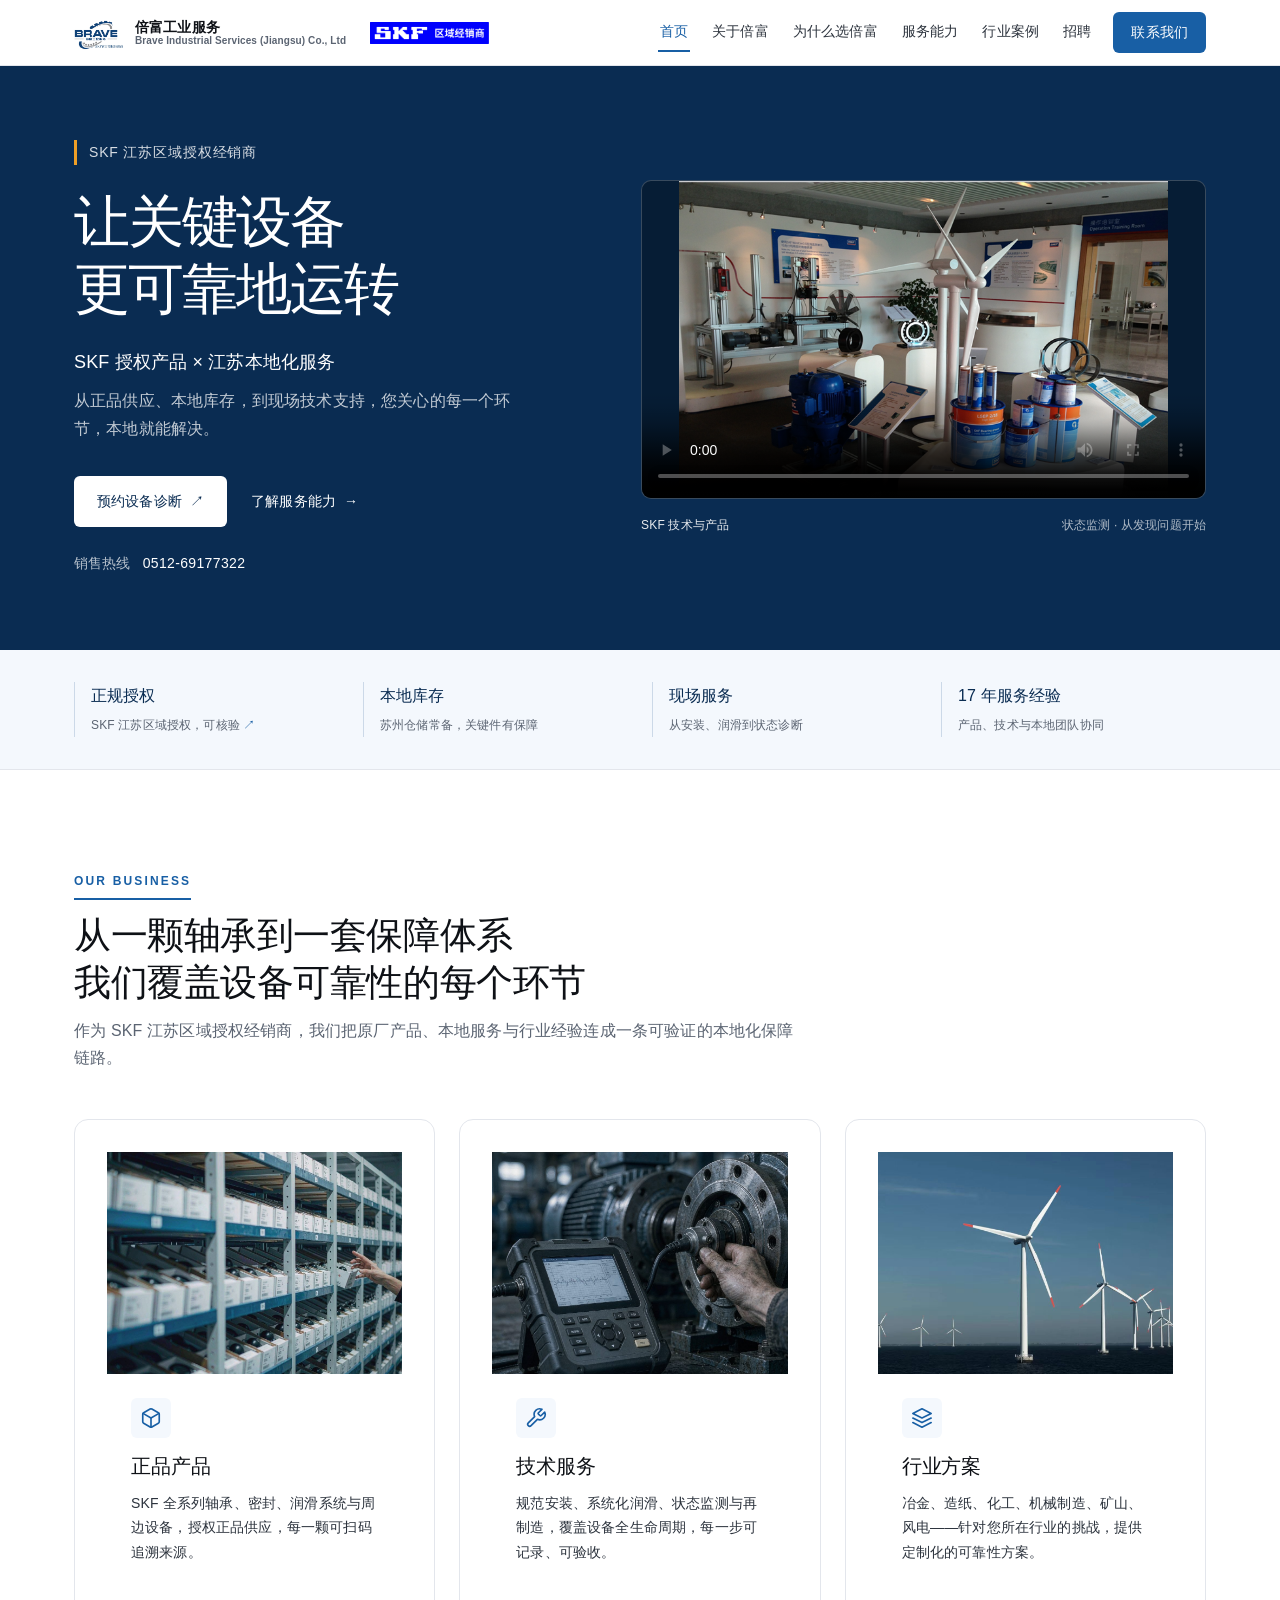
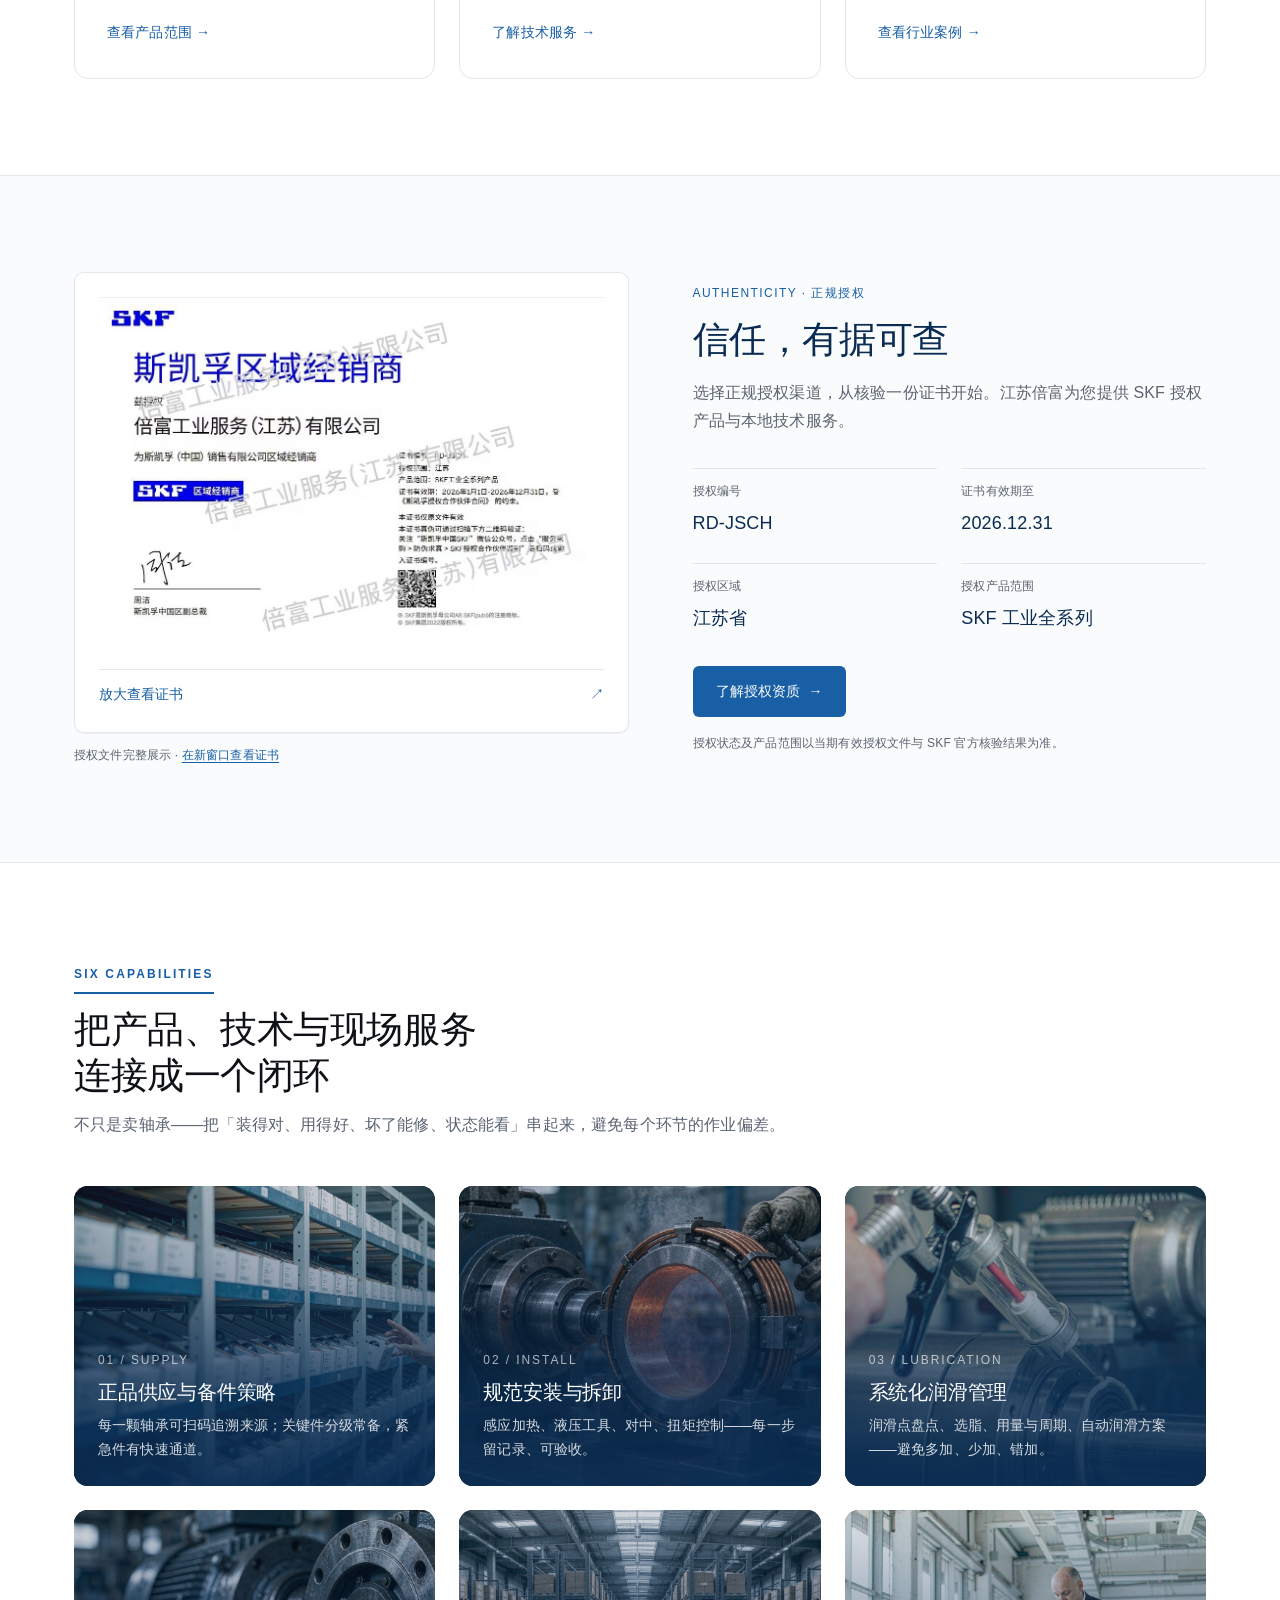
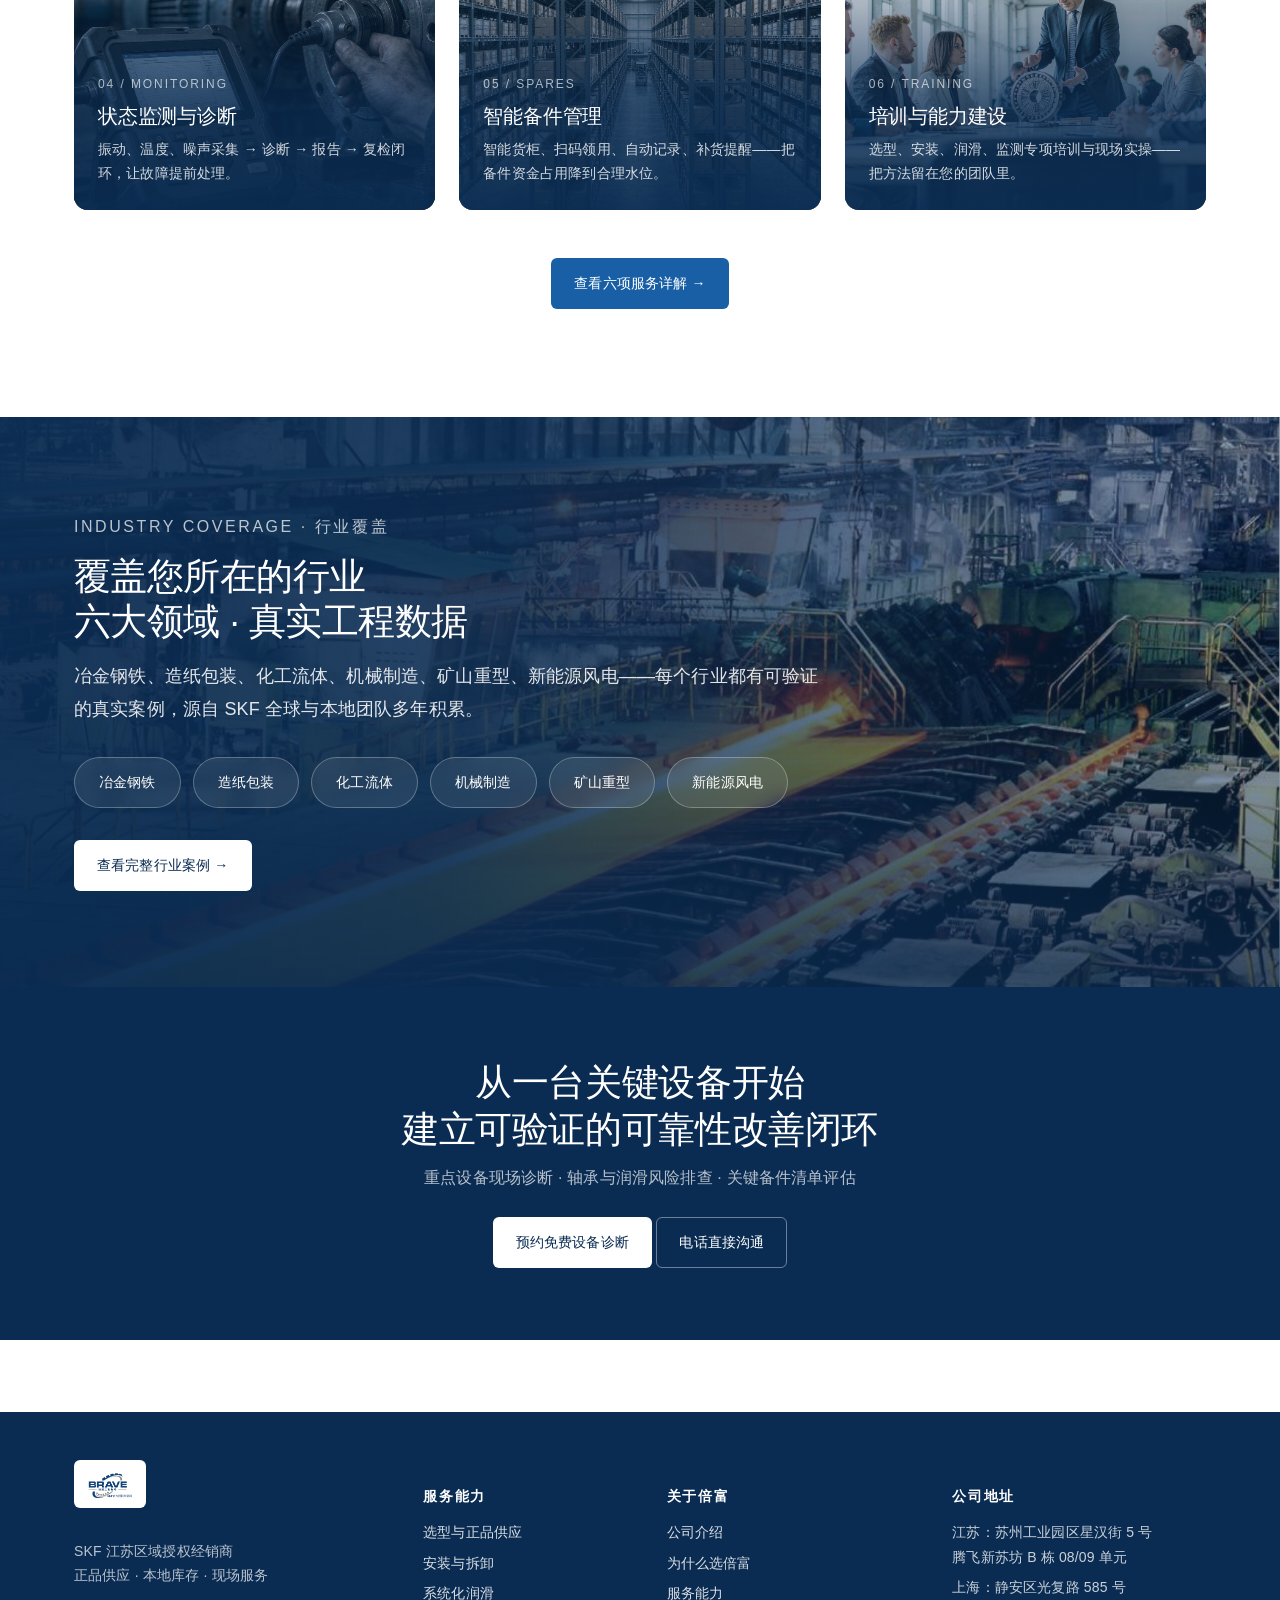
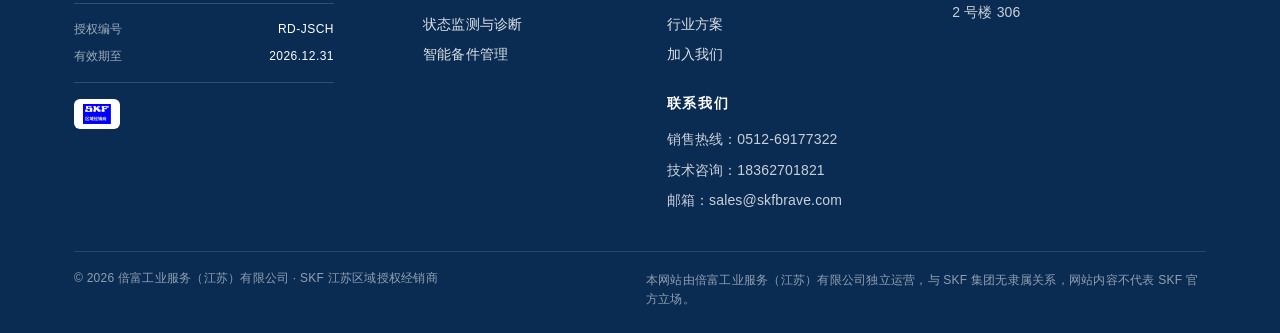
<file: index.html>
<!DOCTYPE html>
<html lang="zh-CN" data-page-node-id="Ag1HA4iqM5D13HSTK6j9VX">
<head data-page-node-id="DGBggRnQNh0iJX6AkjJDIt">
  <meta charset="UTF-8" data-page-node-id="oFFDimi3mF7XsuQbN27i9b" />
  <meta http-equiv="Cache-Control" content="no-cache, no-store, must-revalidate" />
  <meta http-equiv="Pragma" content="no-cache" />
  <meta http-equiv="Expires" content="0" />
  <meta name="viewport" content="width=device-width, initial-scale=1" data-page-node-id="XFxwjuaZq9zKAwhGjuB041" />
  <title>倍富工业服务（江苏）有限公司 · SKF 授权经销商 | 让关键设备更可靠地运转</title>
  <meta name="description" content="SKF 江苏区域授权经销商，本地供应正品 SKF 轴承与全寿命周期技术服务。" data-page-node-id="EZmh73ALzqi3uAXXMbtoYo" />
  <meta property="og:title" content="倍富工业服务 · SKF 授权经销商" data-page-node-id="mcVvGIqeXulV8H9VNT4OGw" />
  <meta property="og:description" content="SKF 授权产品 × 江苏本地化服务，让关键设备更可靠地运转。" data-page-node-id="8oP4Y2AilAG5foks5WKF4d" />
  <meta property="og:type" content="website" data-page-node-id="YMlTC7w0bFunjYb704i94o" />
  <link rel="icon" type="image/png" href="assets/img/logo.png" data-page-node-id="LpUaDuN9KKZfbabPyvuisD" />
  <link rel="stylesheet" href="assets/css/styles.css?v=20261021" data-page-node-id="gkImMJR1zMAEllWzDazOMx" />
</head>
<body data-page-node-id="rVO0BWXRMHR2quMNBQkoC6">

<header class="site-header" data-page-node-id="HvgMCuu0uqtbjiDQCBJf4E">
  <div class="container" data-page-node-id="InjypfEhkEsiWUes59DGgQ">
    <a href="index.html" class="brand" data-page-node-id="F55hBEFeSUsZiYFkp3Y93f">
      <img src="assets/img/logo.png" alt="倍富工业服务" data-page-node-id="5kc5zMo4KLV4FzLEilBDyg" />
      <span class="brand-name" data-page-node-id="1We9Nfie4t3sc2p0qLQJ8B">
        <span class="zh" data-page-node-id="9xdHjx7WtNa8tRKGiziqsw">倍富工业服务</span>
        <span class="en" data-page-node-id="Tjh1eG8RaNe3SVDyLbDl6H">Brave Industrial Services (Jiangsu) Co., Ltd</span>
      </span>
      <img class="header-distributor" src="assets/img/distributor-mark-horizontal.png" alt="SKF 区域经销商" data-page-node-id="9PRgKG3VVqMC2xmDuUdMhG" />
    </a>
    <button class="menu-toggle" aria-label="打开导航菜单" type="button" aria-controls="nav" aria-expanded="false" data-page-node-id="05uFBrAF6xU8GfY6eyh8eb">
      <span data-page-node-id="mNjNXMpCbjdxw2ee9Wp9KX"></span><span data-page-node-id="yRMmggZ0jkudEU5zB6xhvG"></span><span data-page-node-id="KdfCAGQ1aBuQxkPCGFEz7K"></span>
    </button>
    <nav class="nav" id="nav" data-page-node-id="WyUB7oylhEEw1wDESHEamc">
      <a href="index.html" class="is-active" aria-current="page">首页</a>
      <a href="about.html">关于倍富</a>
      <a href="why-us.html">为什么选倍富</a>
      <a href="services.html">服务能力</a>
      <a href="cases.html">行业案例</a>
      <a href="recruit.html">招聘</a>
      <a href="contact.html" class="cta">联系我们</a>
    </nav>
  </div>
</header>

<!-- 首屏：主张、咨询入口与完整比例的视频同时可见 -->
<section class="home-hero" aria-labelledby="home-title">
  <div class="container home-hero-layout">
    <div class="home-hero-copy">
      <span class="home-kicker">SKF 江苏区域授权经销商</span>
      <h1 id="home-title">让关键设备<br/>更可靠地运转</h1>
      <p class="home-hero-lead">SKF 授权产品 × 江苏本地化服务</p>
      <p class="home-hero-description">从正品供应、本地库存，到现场技术支持，您关心的每一个环节，本地就能解决。</p>
      <div class="actions">
        <a href="contact.html" class="btn btn-primary">预约设备诊断 <span aria-hidden="true">↗</span></a>
        <a href="services.html" class="home-secondary-link">了解服务能力 <span aria-hidden="true">→</span></a>
      </div>
      <a href="tel:051269177322" class="home-phone">销售热线 <span>0512-69177322</span></a>
    </div>
    <figure class="hero-film">
      <div class="hero-film-frame">
        <video controls playsinline preload="metadata" poster="assets/img/hero-1.png" aria-label="SKF 状态监测产品介绍视频" aria-describedby="hero-film-caption">
          <source src="assets/media/brand-video.mp4" type="video/mp4" />
          您的浏览器不支持视频播放，可<a href="assets/media/brand-video.mp4">打开视频文件</a>查看。
        </video>
      </div>
      <figcaption id="hero-film-caption"><span>SKF 技术与产品</span><span>状态监测 · 从发现问题开始</span></figcaption>
    </figure>
  </div>
</section>

<section class="home-trust" id="intro" aria-label="倍富服务保障">
  <div class="container home-trust-grid">
    <a class="home-trust-item" href="about.html#authorization"><b>正规授权</b><span>SKF 江苏区域授权，可核验 <i aria-hidden="true">↗</i></span></a>
    <div class="home-trust-item"><b>本地库存</b><span>苏州仓储常备，关键件有保障</span></div>
    <div class="home-trust-item"><b>现场服务</b><span>从安装、润滑到状态诊断</span></div>
    <div class="home-trust-item"><b>17 年服务经验</b><span>产品、技术与本地团队协同</span></div>
  </div>
</section>

<!-- ============ 我们的业务（对标 SKF：产品 / 服务 / 行业 三大支柱） ============ -->
<section class="business-3" data-page-node-id="XpITePiWwCNWBDefPIUtQy">
  <div class="container" data-page-node-id="k8DiaFuNk0W8phhYX5VYQl">
    <div class="section-head" data-page-node-id="x3A4TgMTyw2aJD7K1POO9Z">
      <span class="eyebrow" data-page-node-id="wHzHvUz8ejhRhHMm122UDf">OUR BUSINESS</span>
      <h2 data-page-node-id="BsucgQHT30l5j03TH4kOE6">从一颗轴承到一套保障体系<br data-page-node-id="d3GwKaQ28fCTZjJ2HYuG3B"/>我们覆盖设备可靠性的每个环节</h2>
      <p data-page-node-id="XvWH7IFm10QQKiaJlkZW9D">作为 SKF 江苏区域授权经销商，我们把原厂产品、本地服务与行业经验连成一条可验证的本地化保障链路。</p>
    </div>
    <div class="grid" data-page-node-id="qf0TH3k3le3kTDMQwLa30G">
      <div class="biz-card" data-page-node-id="DswEWTzFxfzLvExkt0W1bz">
        <div class="bc-media"><img src="assets/img/svc-supply.jpg" alt="正品产品实景" loading="lazy" /></div>
        <div class="bc-body">
        <div class="biz-icon" aria-hidden="true" data-page-node-id="woODafKH5stcXiAlBpK8oT">
          <svg viewBox="0 0 24 24" fill="none" stroke="currentColor" stroke-width="1.8" stroke-linecap="round" stroke-linejoin="round" data-page-node-id="PHyBGK4Fc31LVzaRpGG0l1">
            <path d="M21 16V8a2 2 0 00-1-1.73l-7-4a2 2 0 00-2 0l-7 4A2 2 0 003 8v8a2 2 0 001 1.73l7 4a2 2 0 002 0l7-4A2 2 0 0021 16z" data-page-node-id="IdUpPYmvR3IBRUGLI9388K"/>
            <polyline points="3.27 6.96 12 12.01 20.73 6.96" data-page-node-id="HJl9e3SdbmGnpooAXyggXn"/>
            <line x1="12" y1="22.08" x2="12" y2="12" data-page-node-id="FEDDCeIbKs7soGQ8UgxCYS"/>
          </svg>
        </div>
        <h3 data-page-node-id="U37a68T3now6sWB42G00b6">正品产品</h3>
        <p data-page-node-id="wcN09rhvXtYelwpgHmjAjo">SKF 全系列轴承、密封、润滑系统与周边设备，授权正品供应，每一颗可扫码追溯来源。</p>
      </div>
        <a class="biz-link" href="services.html" data-page-node-id="08voQ9Et0jyITzbqB20iBy">查看产品范围 →</a>
      </div>
      <div class="biz-card" data-page-node-id="QPGzeAm1Iv38zyH2DAt2Cv">
        <div class="bc-media"><img src="assets/img/svc-monitoring.jpg" alt="技术服务实景" loading="lazy" /></div>
        <div class="bc-body">
        <div class="biz-icon" aria-hidden="true" data-page-node-id="CHNPZSgwbMyAAsMOr7tvs1">
          <svg viewBox="0 0 24 24" fill="none" stroke="currentColor" stroke-width="1.8" stroke-linecap="round" stroke-linejoin="round" data-page-node-id="bEr8qn4FpxRyKCHPLaT6mw">
            <path d="M14.7 6.3a1 1 0 000 1.4l1.6 1.6a1 1 0 001.4 0l3.77-3.77a6 6 0 01-7.94 7.94l-6.91 6.91a2.12 2.12 0 01-3-3l6.91-6.91a6 6 0 017.94-7.94l-3.76 3.76z" data-page-node-id="mBASRtBggDOf1D15UL03iJ"/>
          </svg>
        </div>
        <h3 data-page-node-id="suymsTPETVLKMxySp6uwBH">技术服务</h3>
        <p data-page-node-id="gT50SSzPTa2vJhQlQcbi6c">规范安装、系统化润滑、状态监测与再制造，覆盖设备全生命周期，每一步可记录、可验收。</p>
      </div>
        <a class="biz-link" href="services.html" data-page-node-id="m6bG8dRGp9TEEeJLACOyG6">了解技术服务 →</a>
      </div>
      <div class="biz-card" data-page-node-id="iY859GFpBDFhJ5dbWUHq7r">
        <div class="bc-media"><img src="assets/img/industry-wind-power.jpg" alt="行业方案实景" loading="lazy" /></div>
        <div class="bc-body">
        <div class="biz-icon" aria-hidden="true" data-page-node-id="tg1eiKrOTljYmlwIbjdEO3">
          <svg viewBox="0 0 24 24" fill="none" stroke="currentColor" stroke-width="1.8" stroke-linecap="round" stroke-linejoin="round" data-page-node-id="o1pDfhoTAA1vqMWBrXbbp2">
            <polygon points="12 2 2 7 12 12 22 7 12 2" data-page-node-id="qlTVRJ4BY4fFS9jXtVhcly"/>
            <polyline points="2 17 12 22 22 17" data-page-node-id="StCX8xn0Y8aizlBKrbfxco"/>
            <polyline points="2 12 12 17 22 12" data-page-node-id="N0E5Eh71aLof6fhcQsXbbG"/>
          </svg>
        </div>
        <h3 data-page-node-id="6zt5HgNGZR7Pub15GYNgua">行业方案</h3>
        <p data-page-node-id="yZQeN2s7I0SyaXFlzFO1gj">冶金、造纸、化工、机械制造、矿山、风电——针对您所在行业的挑战，提供定制化的可靠性方案。</p>
      </div>
        <a class="biz-link" href="cases.html" data-page-node-id="UtUe7KxoRxXfE8iyfdFcUa">查看行业案例 →</a>
      </div>
    </div>
  </div>
</section>

<!-- 证书作为独立证据展示，保持完整比例与清晰度 -->
<section class="section certificate-section" id="authorization">
  <div class="container certificate-layout">
    <figure class="certificate-preview">
      <button class="certificate-open" type="button" data-certificate-open aria-controls="certificate-dialog" aria-haspopup="dialog" aria-label="放大查看 SKF 授权证书">
        <img src="assets/img/cert-watermarked.jpg" alt="倍富工业服务（江苏）有限公司 SKF 江苏区域经销商授权证书" width="1028" height="727" loading="lazy" />
        <span class="certificate-zoom">放大查看证书 <span aria-hidden="true">↗</span></span>
      </button>
      <figcaption>授权文件完整展示 · <a href="assets/img/cert-watermarked.jpg" target="_blank" rel="noopener">在新窗口查看证书</a></figcaption>
    </figure>
    <div class="certificate-copy">
      <span class="eyebrow">AUTHENTICITY · 正规授权</span>
      <h2>信任，有据可查</h2>
      <p>选择正规授权渠道，从核验一份证书开始。江苏倍富为您提供 SKF 授权产品与本地技术服务。</p>
      <dl class="certificate-facts">
        <div><dt>授权编号</dt><dd>RD-JSCH</dd></div>
        <div><dt>证书有效期至</dt><dd>2026.12.31</dd></div>
        <div><dt>授权区域</dt><dd>江苏省</dd></div>
        <div><dt>授权产品范围</dt><dd>SKF 工业全系列</dd></div>
      </dl>
      <div class="certificate-actions"><a href="about.html#authorization" class="btn btn-primary">了解授权资质 <span aria-hidden="true">→</span></a></div>
      <p class="certificate-note">授权状态及产品范围以当期有效授权文件与 SKF 官方核验结果为准。</p>
    </div>
  </div>
</section>

<dialog id="certificate-dialog" class="certificate-dialog" aria-labelledby="certificate-dialog-title">
  <div class="certificate-dialog-head">
    <h2 id="certificate-dialog-title">SKF 授权经销商证书</h2>
    <button class="certificate-close" type="button" data-certificate-close autofocus>关闭 <span aria-hidden="true">×</span></button>
  </div>
  <img src="assets/img/cert-watermarked.jpg" alt="SKF 江苏区域经销商授权证书完整图" width="1028" height="727" loading="lazy" />
</dialog>

<!-- ============ 五大能力（现有优质内容保留） ============ -->
<!-- 能力矩阵：合并原「五大能力 + 双轴叙事 + 服务流程」三屏 -->
<section class="section">
  <div class="container">
    <div class="section-head">
      <span class="eyebrow">SIX CAPABILITIES</span>
      <h2>把产品、技术与现场服务<br/>连接成一个闭环</h2>
      <p>不只是卖轴承——把「装得对、用得好、坏了能修、状态能看」串起来，避免每个环节的作业偏差。</p>
    </div>
    <div class="cap-matrix">
      <article class="cap-tile">
        <div class="ct-media"><img src="assets/img/svc-supply.jpg" alt="倍富轴承货架" loading="lazy" /></div>
        <div class="ct-body">
          <span class="ct-num">01 / SUPPLY</span>
          <h3>正品供应与备件策略</h3>
          <p>每一颗轴承可扫码追溯来源；关键件分级常备，紧急件有快速通道。</p>
        </div>
      </article>
      <article class="cap-tile">
        <div class="ct-media"><img src="assets/img/svc-install.jpg" alt="感应加热器给轴承加热" loading="lazy" /></div>
        <div class="ct-body">
          <span class="ct-num">02 / INSTALL</span>
          <h3>规范安装与拆卸</h3>
          <p>感应加热、液压工具、对中、扭矩控制——每一步留记录、可验收。</p>
        </div>
      </article>
      <article class="cap-tile">
        <div class="ct-media"><img src="assets/img/svc-lubrication.jpg" alt="黄油枪向轴承座加注润滑脂" loading="lazy" /></div>
        <div class="ct-body">
          <span class="ct-num">03 / LUBRICATION</span>
          <h3>系统化润滑管理</h3>
          <p>润滑点盘点、选脂、用量与周期、自动润滑方案——避免多加、少加、错加。</p>
        </div>
      </article>
      <article class="cap-tile">
        <div class="ct-media"><img src="assets/img/svc-monitoring.jpg" alt="振动分析仪检测电机轴承" loading="lazy" /></div>
        <div class="ct-body">
          <span class="ct-num">04 / MONITORING</span>
          <h3>状态监测与诊断</h3>
          <p>振动、温度、噪声采集 → 诊断 → 报告 → 复检闭环，让故障提前处理。</p>
        </div>
      </article>
      <article class="cap-tile">
        <div class="ct-media"><img src="assets/img/svc-spares.jpg" alt="高货架立体仓储" loading="lazy" /></div>
        <div class="ct-body">
          <span class="ct-num">05 / SPARES</span>
          <h3>智能备件管理</h3>
          <p>智能货柜、扫码领用、自动记录、补货提醒——把备件资金占用降到合理水位。</p>
        </div>
      </article>
      <article class="cap-tile">
        <div class="ct-media"><img src="assets/img/svc-training.jpg" alt="工程师为客户团队做培训" loading="lazy" /></div>
        <div class="ct-body">
          <span class="ct-num">06 / TRAINING</span>
          <h3>培训与能力建设</h3>
          <p>选型、安装、润滑、监测专项培训与现场实操——把方法留在您的团队里。</p>
        </div>
      </article>
    </div>
    <p style="text-align: center; margin-top: var(--space-7);">
      <a href="services.html" class="btn btn-primary">查看六项服务详解 →</a>
    </p>
  </div>
</section><!-- 行业覆盖（蒙版：行业图做背景，六大行业标签浮于图上） -->
<section class="overlay-panel industry-overlay">
  <div class="op-media">
    <img src="assets/img/industry-metals-steel.jpg" alt="倍富服务的工业行业现场" />
  </div>
  <div class="op-body">
    <div class="container">
      <span class="eyebrow">INDUSTRY COVERAGE · 行业覆盖</span>
      <h2>覆盖您所在的行业<br/>六大领域 · 真实工程数据</h2>
      <p class="lead">冶金钢铁、造纸包装、化工流体、机械制造、矿山重型、新能源风电——每个行业都有可验证的真实案例，源自 SKF 全球与本地团队多年积累。</p>
      <div class="io-tags">
        <span class="io-tag">冶金钢铁</span>
        <span class="io-tag">造纸包装</span>
        <span class="io-tag">化工流体</span>
        <span class="io-tag">机械制造</span>
        <span class="io-tag">矿山重型</span>
        <span class="io-tag">新能源风电</span>
      </div>
      <div class="actions" style="margin-top: var(--space-6);">
        <a href="cases.html" class="btn btn-primary">查看完整行业案例 →</a>
      </div>
    </div>
  </div>
</section>

<!-- ============ CTA ============ -->
<section class="section dark tight" data-page-node-id="jXEFMEt2duggB51xo4DmhA">
  <div class="container" style="text-align:center;" data-page-node-id="8GMnCfU6py15ZDEqFjfzcR">
    <h2 style="font-size: var(--fs-h2);" data-page-node-id="9ptNPNc3s8Kqj8f3gk78jh">从一台关键设备开始<br data-page-node-id="81S8NOsv4sWfbx3rUd5Kjw"/>建立可验证的可靠性改善闭环</h2>
    <p style="color: rgba(255,255,255,.7); margin-top: var(--space-3);" data-page-node-id="Yp7uZoyFDPOq6aF0J7mtBi">重点设备现场诊断 · 轴承与润滑风险排查 · 关键备件清单评估</p>
    <div class="actions" style="justify-content:center; margin-top: var(--space-5);" data-page-node-id="g3OzqEQ2HKpNYsY6j4lfHy">
      <a href="contact.html" class="btn btn-primary" data-page-node-id="WLtlCcVACe5kI5t6xXmaGN">预约免费设备诊断</a>
      <a href="tel:051269177322" class="btn btn-ghost" data-page-node-id="2s9yPDkjMkBXQuCVHesQuW">电话直接沟通</a>
    </div>
  </div>
</section>

<!-- ============ FOOTER（合规件：区域经销商标识 + SKF非所有者声明，原样保留） ============ -->
<footer class="site-footer">
  <div class="container">
    <div class="footer-grid">
      <div class="footer-col footer-brand">
        <div class="footer-logo-wrap"><img src="assets/img/logo.png" alt="倍富" /></div>
        <p class="footer-tagline">SKF 江苏区域授权经销商<br/>正品供应 · 本地库存 · 现场服务</p>
        <div class="footer-cert">
          <div class="footer-cert-row"><span>授权编号</span><b>RD-JSCH</b></div>
          <div class="footer-cert-row"><span>有效期至</span><b>2026.12.31</b></div>
        </div>
        <div class="footer-distributor"><img src="assets/img/distributor-mark-vertical.png" alt="SKF 区域经销商标识" /></div>
      </div>
      <div class="footer-col">
        <h5>服务能力</h5>
        <ul>
          <li><a href="services.html#supply">选型与正品供应</a></li>
          <li><a href="services.html#install">安装与拆卸</a></li>
          <li><a href="services.html#lubrication">系统化润滑</a></li>
          <li><a href="services.html#monitoring">状态监测与诊断</a></li>
          <li><a href="services.html#spares">智能备件管理</a></li>
        </ul>
      </div>
      <div class="footer-col">
        <h5>关于倍富</h5>
        <ul>
          <li><a href="about.html">公司介绍</a></li>
          <li><a href="why-us.html">为什么选倍富</a></li>
          <li><a href="services.html">服务能力</a></li>
          <li><a href="cases.html">行业方案</a></li>
          <li><a href="recruit.html">加入我们</a></li>
        </ul>
        <h5 style="margin-top: var(--space-5);">联系我们</h5>
        <ul>
          <li>销售热线：0512-69177322</li>
          <li>技术咨询：18362701821</li>
          <li>邮箱：sales@skfbrave.com</li>
        </ul>
      </div>
      <div class="footer-col">
        <h5>公司地址</h5>
        <ul>
          <li>江苏：苏州工业园区星汉街 5 号<br/>腾飞新苏坊 B 栋 08/09 单元</li>
          <li>上海：静安区光复路 585 号<br/>2 号楼 306</li>
        </ul>
      </div>
    </div>
    <div class="footer-meta">
      <span>&copy; 2026 倍富工业服务（江苏）有限公司 &middot; SKF 江苏区域授权经销商</span>
      <span class="footer-disclaimer">本网站由倍富工业服务（江苏）有限公司独立运营，与 SKF 集团无隶属关系，网站内容不代表 SKF 官方立场。</span>
    </div>
  </div>
</footer>

<script src="assets/js/certificate.js?v=20261021" defer></script>
  <script src="https://trtc.io/knocket-sdk/sdk.js?identifier=155f077a337d958ac4&v=1792134145020" async></script>
  <script src="assets/js/site.js?v=20261021" defer></script>
</body>
</html>
</file>
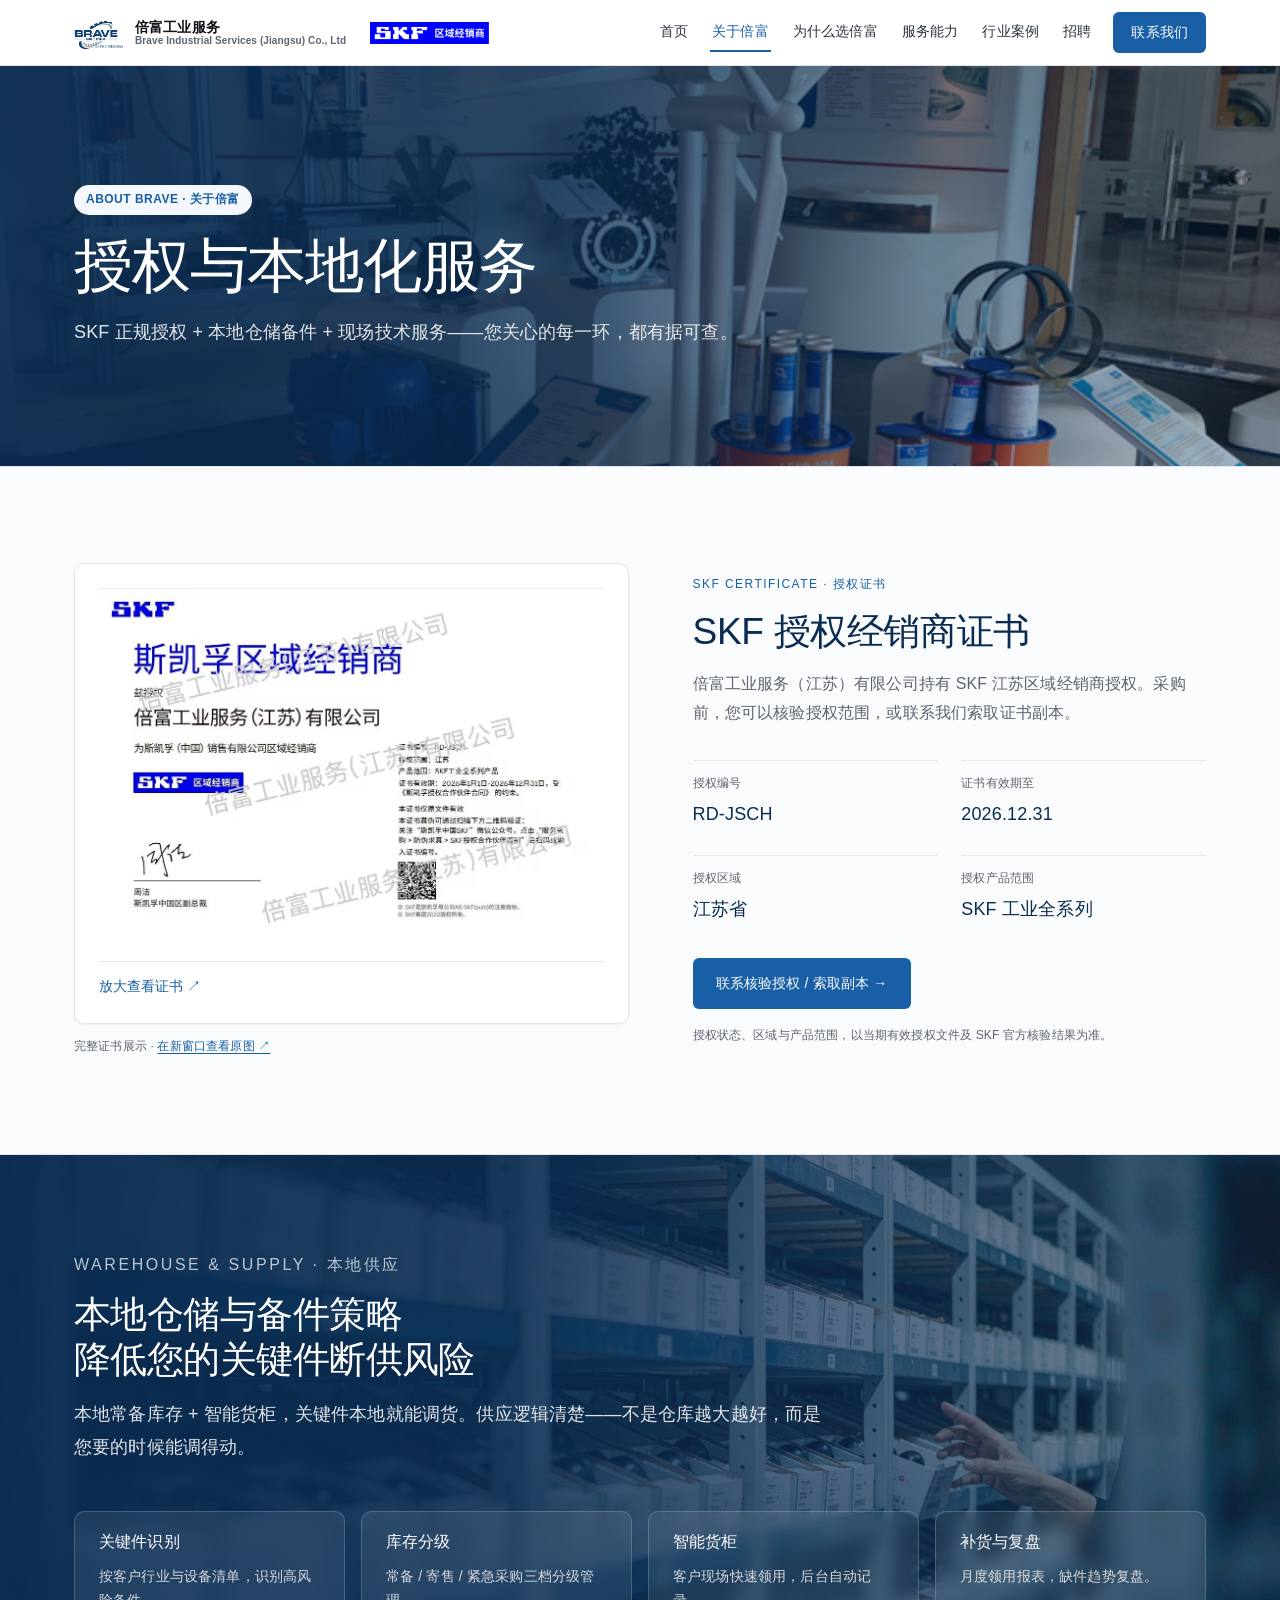
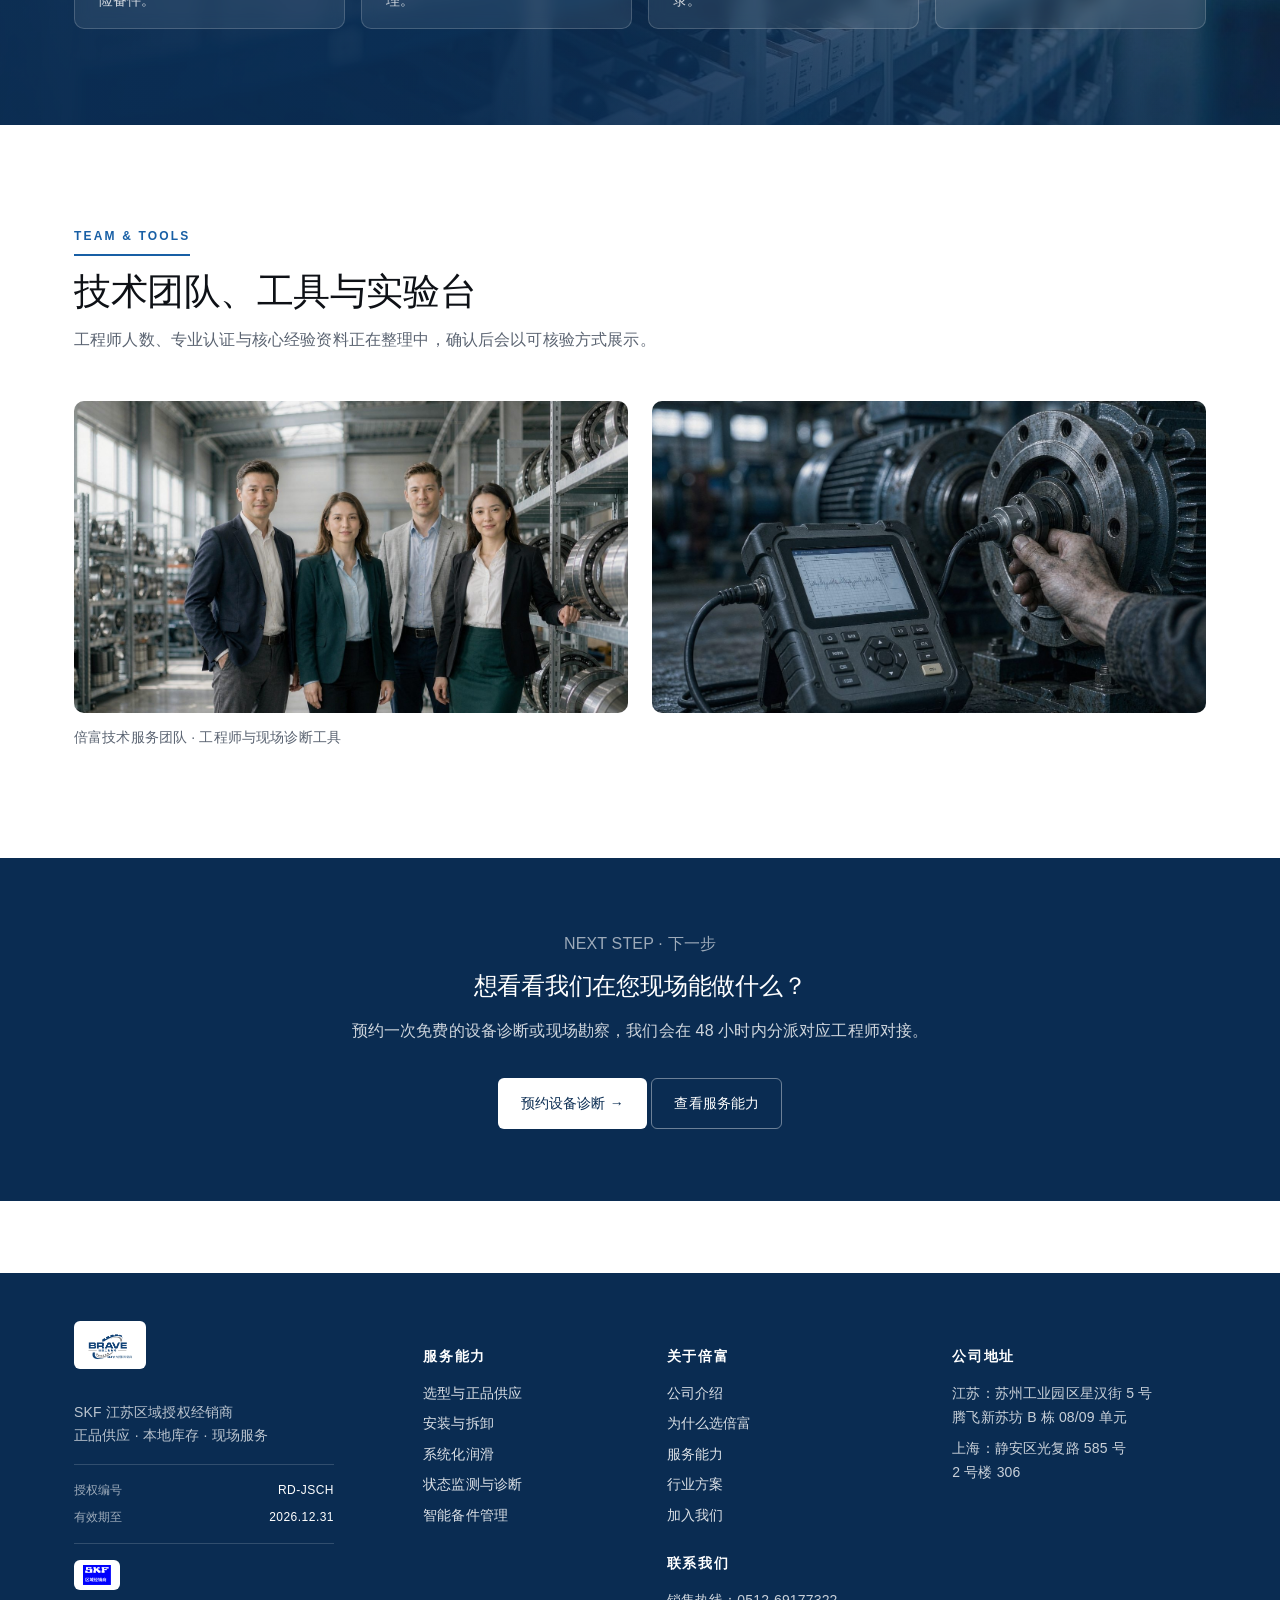
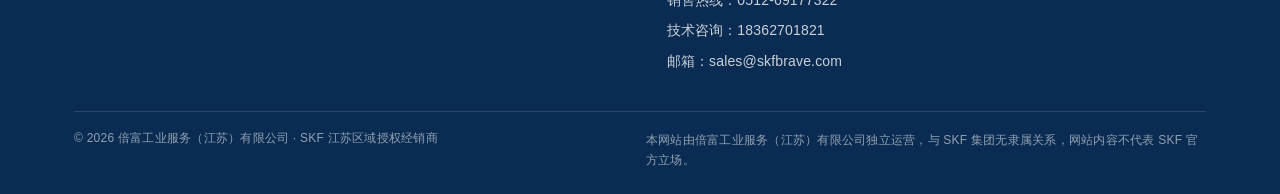
<file: about.html>
<!DOCTYPE html>
<html lang="zh-CN">
<head>
  <meta charset="UTF-8" />
  <meta http-equiv="Cache-Control" content="no-cache, no-store, must-revalidate" />
  <meta http-equiv="Pragma" content="no-cache" />
  <meta http-equiv="Expires" content="0" />
  <meta name="viewport" content="width=device-width, initial-scale=1" />
  <title>关于倍富 · 倍富工业服务</title>
  <meta name="description" content="倍富工业服务（江苏）有限公司 · SKF 授权经销商，正规授权、本地仓储、现场技术服务能力一览。" />
  <link rel="icon" type="image/png" href="assets/img/logo.png" />
  <link rel="stylesheet" href="assets/css/styles.css?v=20261021" />
</head>
<body>

<header class="site-header">
  <div class="container">
    <a href="index.html" class="brand">
      <img src="assets/img/logo.png" alt="倍富工业服务" />
      <span class="brand-name">
        <span class="zh">倍富工业服务</span>
        <span class="en">Brave Industrial Services (Jiangsu) Co., Ltd</span>
      </span>
      <img class="header-distributor" src="assets/img/distributor-mark-horizontal.png" alt="SKF 区域经销商" />
    </a>
    <button class="menu-toggle" aria-label="打开导航菜单" type="button" aria-controls="nav" aria-expanded="false">
      <span></span><span></span><span></span>
    </button>
    <nav class="nav" id="nav">
      <a href="index.html">首页</a>
      <a href="about.html" class="is-active" aria-current="page">关于倍富</a>
      <a href="why-us.html">为什么选倍富</a>
      <a href="services.html">服务能力</a>
      <a href="cases.html">行业案例</a>
      <a href="recruit.html">招聘</a>
      <a href="contact.html" class="cta">联系我们</a>
    </nav>
  </div>
</header>

<section class="page-hero">
  <div class="ph-media">
    <img src="assets/img/hero-1.png" alt="倍富展厅：轴承与 SKF 工业生态产品陈列" />
  </div>
  <div class="ph-body">
    <div class="container">
      <span class="eyebrow-pill">ABOUT BRAVE · 关于倍富</span>
      <h1>授权与本地化服务</h1>
      <p class="lead">SKF 正规授权 + 本地仓储备件 + 现场技术服务——您关心的每一环，都有据可查。</p>
    </div>
  </div>
</section>

<!-- 授权证书：完整展示，信息与核验入口并列 -->
<section class="section certificate-section" id="authorization">
  <div class="container certificate-layout">
    <figure class="certificate-preview">
      <button class="certificate-open" type="button" data-certificate-open aria-controls="certificate-dialog" aria-haspopup="dialog" aria-label="放大查看 SKF 授权经销商证书">
        <img src="assets/img/cert-watermarked.jpg" alt="SKF 江苏区域经销商授权证书，授权编号 RD-JSCH" width="1028" height="727" loading="lazy" />
        <span class="certificate-zoom">放大查看证书 ↗</span>
      </button>
      <figcaption>完整证书展示 · <a href="assets/img/cert-watermarked.jpg" target="_blank" rel="noopener noreferrer">在新窗口查看原图 ↗</a></figcaption>
    </figure>
    <div class="certificate-copy">
      <span class="eyebrow">SKF CERTIFICATE · 授权证书</span>
      <h2>SKF 授权经销商证书</h2>
      <p>倍富工业服务（江苏）有限公司持有 SKF 江苏区域经销商授权。采购前，您可以核验授权范围，或联系我们索取证书副本。</p>
      <dl class="certificate-facts">
        <div>
          <dt>授权编号</dt>
          <dd>RD-JSCH</dd>
        </div>
        <div>
          <dt>证书有效期至</dt>
          <dd>2026.12.31</dd>
        </div>
        <div>
          <dt>授权区域</dt>
          <dd>江苏省</dd>
        </div>
        <div>
          <dt>授权产品范围</dt>
          <dd>SKF 工业全系列</dd>
        </div>
      </dl>
      <div class="certificate-actions">
        <a href="contact.html" class="btn btn-primary">联系核验授权 / 索取副本 →</a>
      </div>
      <p class="certificate-note">授权状态、区域与产品范围，以当期有效授权文件及 SKF 官方核验结果为准。</p>
    </div>
  </div>
</section>

<dialog class="certificate-dialog" id="certificate-dialog" aria-labelledby="certificate-dialog-title">
  <div class="certificate-dialog-head">
    <h2 id="certificate-dialog-title">SKF 授权经销商证书</h2>
    <button type="button" class="certificate-close" data-certificate-close aria-label="关闭证书预览">关闭 ×</button>
  </div>
  <img src="assets/img/cert-watermarked.jpg" alt="完整 SKF 江苏区域经销商授权证书，授权编号 RD-JSCH" width="1028" height="727" />
</dialog>

<!-- 仓储与供应能力 -->
<section class="overlay-panel">
  <div class="op-media">
    <img src="assets/img/svc-supply.jpg" alt="倍富苏州本地仓储 · 轴承货架与批次追溯标签" />
  </div>
  <div class="op-body">
    <div class="container">
      <span class="eyebrow">WAREHOUSE & SUPPLY · 本地供应</span>
      <h2>本地仓储与备件策略<br/>降低您的关键件断供风险</h2>
      <p class="lead">本地常备库存 + 智能货柜，关键件本地就能调货。供应逻辑清楚——不是仓库越大越好，而是您要的时候能调得动。</p>
      <div class="grid grid-4" style="margin-top: var(--space-7); gap: var(--space-4);">
        <div class="op-card">
          <strong>关键件识别</strong>
          <p>按客户行业与设备清单，识别高风险备件。</p>
        </div>
        <div class="op-card">
          <strong>库存分级</strong>
          <p>常备 / 寄售 / 紧急采购三档分级管理。</p>
        </div>
        <div class="op-card">
          <strong>智能货柜</strong>
          <p>客户现场快速领用，后台自动记录。</p>
        </div>
        <div class="op-card">
          <strong>补货与复盘</strong>
          <p>月度领用报表，缺件趋势复盘。</p>
        </div>
      </div>
    </div>
  </div>
</section>

<!-- 团队（占位） -->
<section class="section">
  <div class="container">
    <div class="section-head">
      <span class="eyebrow">TEAM & TOOLS</span>
      <h2>技术团队、工具与实验台</h2>
      <p>工程师人数、专业认证与核心经验资料正在整理中，确认后会以可核验方式展示。</p>
    </div>
    <div class="grid grid-2">
      <img class="media" src="assets/img/about-team.jpg" alt="倍富技术团队" />
      <img class="media" src="assets/img/svc-monitoring.jpg" alt="倍富专业工具" />
    </div>
    <p class="media-caption" style="margin-top: var(--space-3);">倍富技术服务团队 · 工程师与现场诊断工具</p>
  </div>
</section>

<!-- CTA 收尾 -->
<section class="section dark tight">
  <div class="container" style="text-align:center;">
    <span class="eyebrow" style="color: rgba(255,255,255,.6);">NEXT STEP · 下一步</span>
    <h2 style="color:#fff; margin: var(--space-3) 0 var(--space-4);">想看看我们在您现场能做什么？</h2>
    <p style="color: rgba(255,255,255,.8); max-width: 40em; margin: 0 auto var(--space-6);">预约一次免费的设备诊断或现场勘察，我们会在 48 小时内分派对应工程师对接。</p>
    <div class="actions" style="justify-content:center;">
      <a href="contact.html" class="btn btn-primary">预约设备诊断 →</a>
      <a href="services.html" class="btn btn-ghost">查看服务能力</a>
    </div>
  </div>
</section>

<footer class="site-footer">
  <div class="container">
    <div class="footer-grid">
      <div class="footer-col footer-brand">
        <div class="footer-logo-wrap"><img src="assets/img/logo.png" alt="倍富" /></div>
        <p class="footer-tagline">SKF 江苏区域授权经销商<br/>正品供应 · 本地库存 · 现场服务</p>
        <div class="footer-cert">
          <div class="footer-cert-row"><span>授权编号</span><b>RD-JSCH</b></div>
          <div class="footer-cert-row"><span>有效期至</span><b>2026.12.31</b></div>
        </div>
        <div class="footer-distributor"><img src="assets/img/distributor-mark-vertical.png" alt="SKF 区域经销商标识" /></div>
      </div>
      <div class="footer-col">
        <h5>服务能力</h5>
        <ul>
          <li><a href="services.html#supply">选型与正品供应</a></li>
          <li><a href="services.html#install">安装与拆卸</a></li>
          <li><a href="services.html#lubrication">系统化润滑</a></li>
          <li><a href="services.html#monitoring">状态监测与诊断</a></li>
          <li><a href="services.html#spares">智能备件管理</a></li>
        </ul>
      </div>
      <div class="footer-col">
        <h5>关于倍富</h5>
        <ul>
          <li><a href="about.html">公司介绍</a></li>
          <li><a href="why-us.html">为什么选倍富</a></li>
          <li><a href="services.html">服务能力</a></li>
          <li><a href="cases.html">行业方案</a></li>
          <li><a href="recruit.html">加入我们</a></li>
        </ul>
        <h5 style="margin-top: var(--space-5);">联系我们</h5>
        <ul>
          <li>销售热线：0512-69177322</li>
          <li>技术咨询：18362701821</li>
          <li>邮箱：sales@skfbrave.com</li>
        </ul>
      </div>
      <div class="footer-col">
        <h5>公司地址</h5>
        <ul>
          <li>江苏：苏州工业园区星汉街 5 号<br/>腾飞新苏坊 B 栋 08/09 单元</li>
          <li>上海：静安区光复路 585 号<br/>2 号楼 306</li>
        </ul>
      </div>
    </div>
    <div class="footer-meta">
      <span>&copy; 2026 倍富工业服务（江苏）有限公司 &middot; SKF 江苏区域授权经销商</span>
      <span class="footer-disclaimer">本网站由倍富工业服务（江苏）有限公司独立运营，与 SKF 集团无隶属关系，网站内容不代表 SKF 官方立场。</span>
    </div>
  </div>
</footer>

  <script src="assets/js/certificate.js?v=20261021" defer></script>
  <script src="https://trtc.io/knocket-sdk/sdk.js?identifier=155f077a337d958ac4&v=1792134145020" async></script>
  <script src="assets/js/site.js?v=20261021" defer></script>
</body>
</html>
</file>
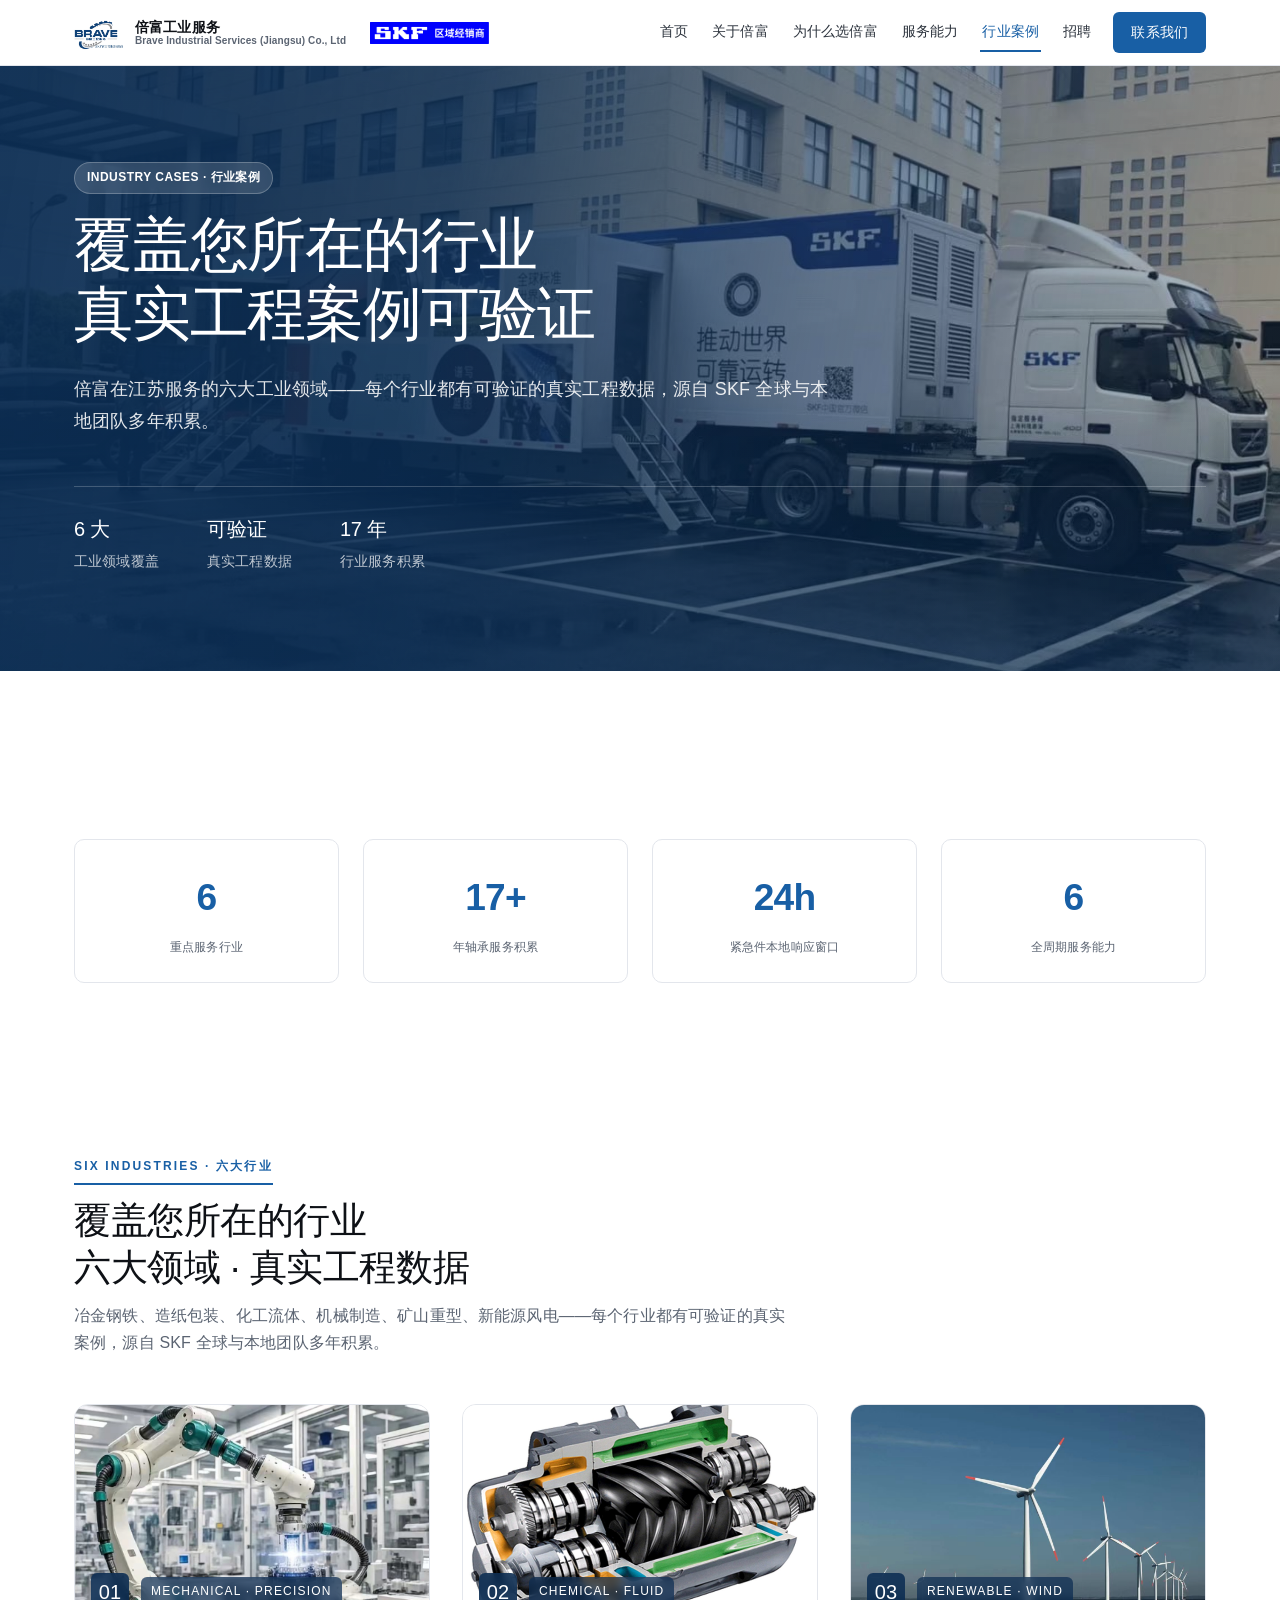
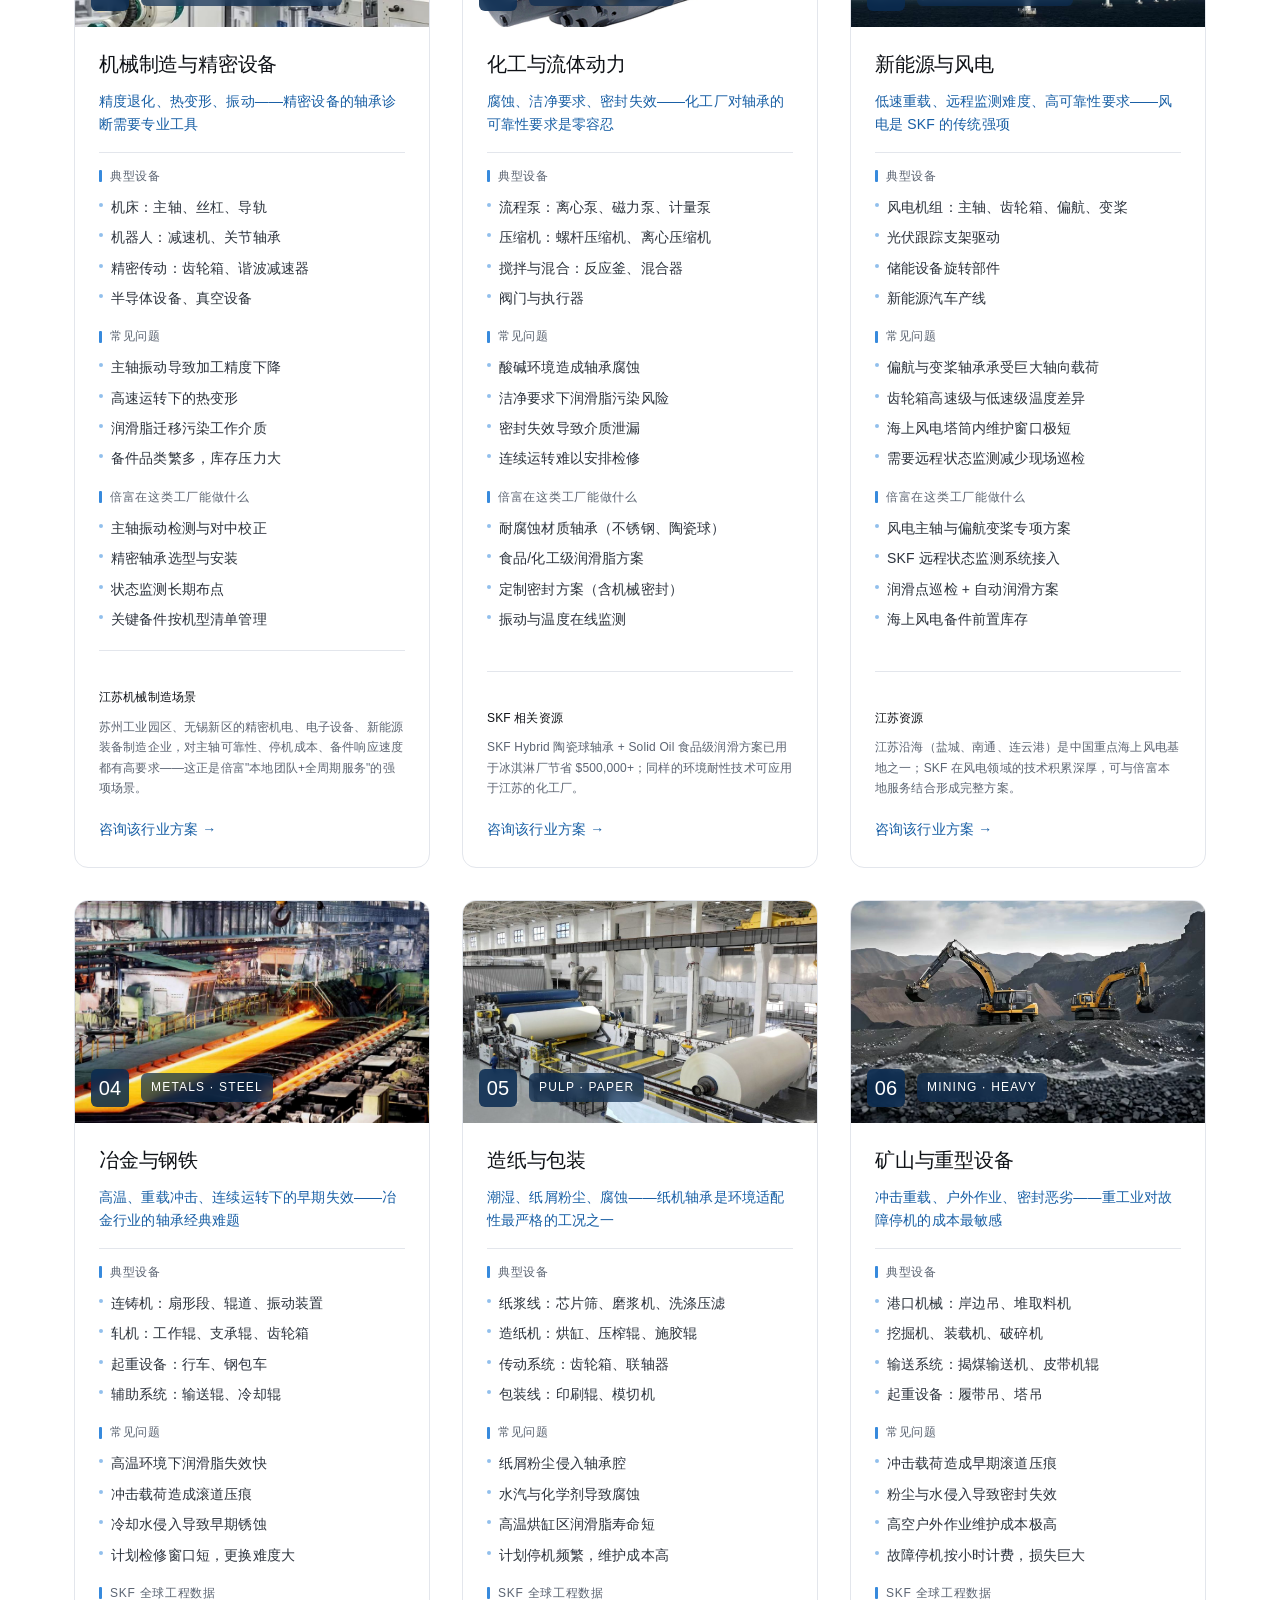
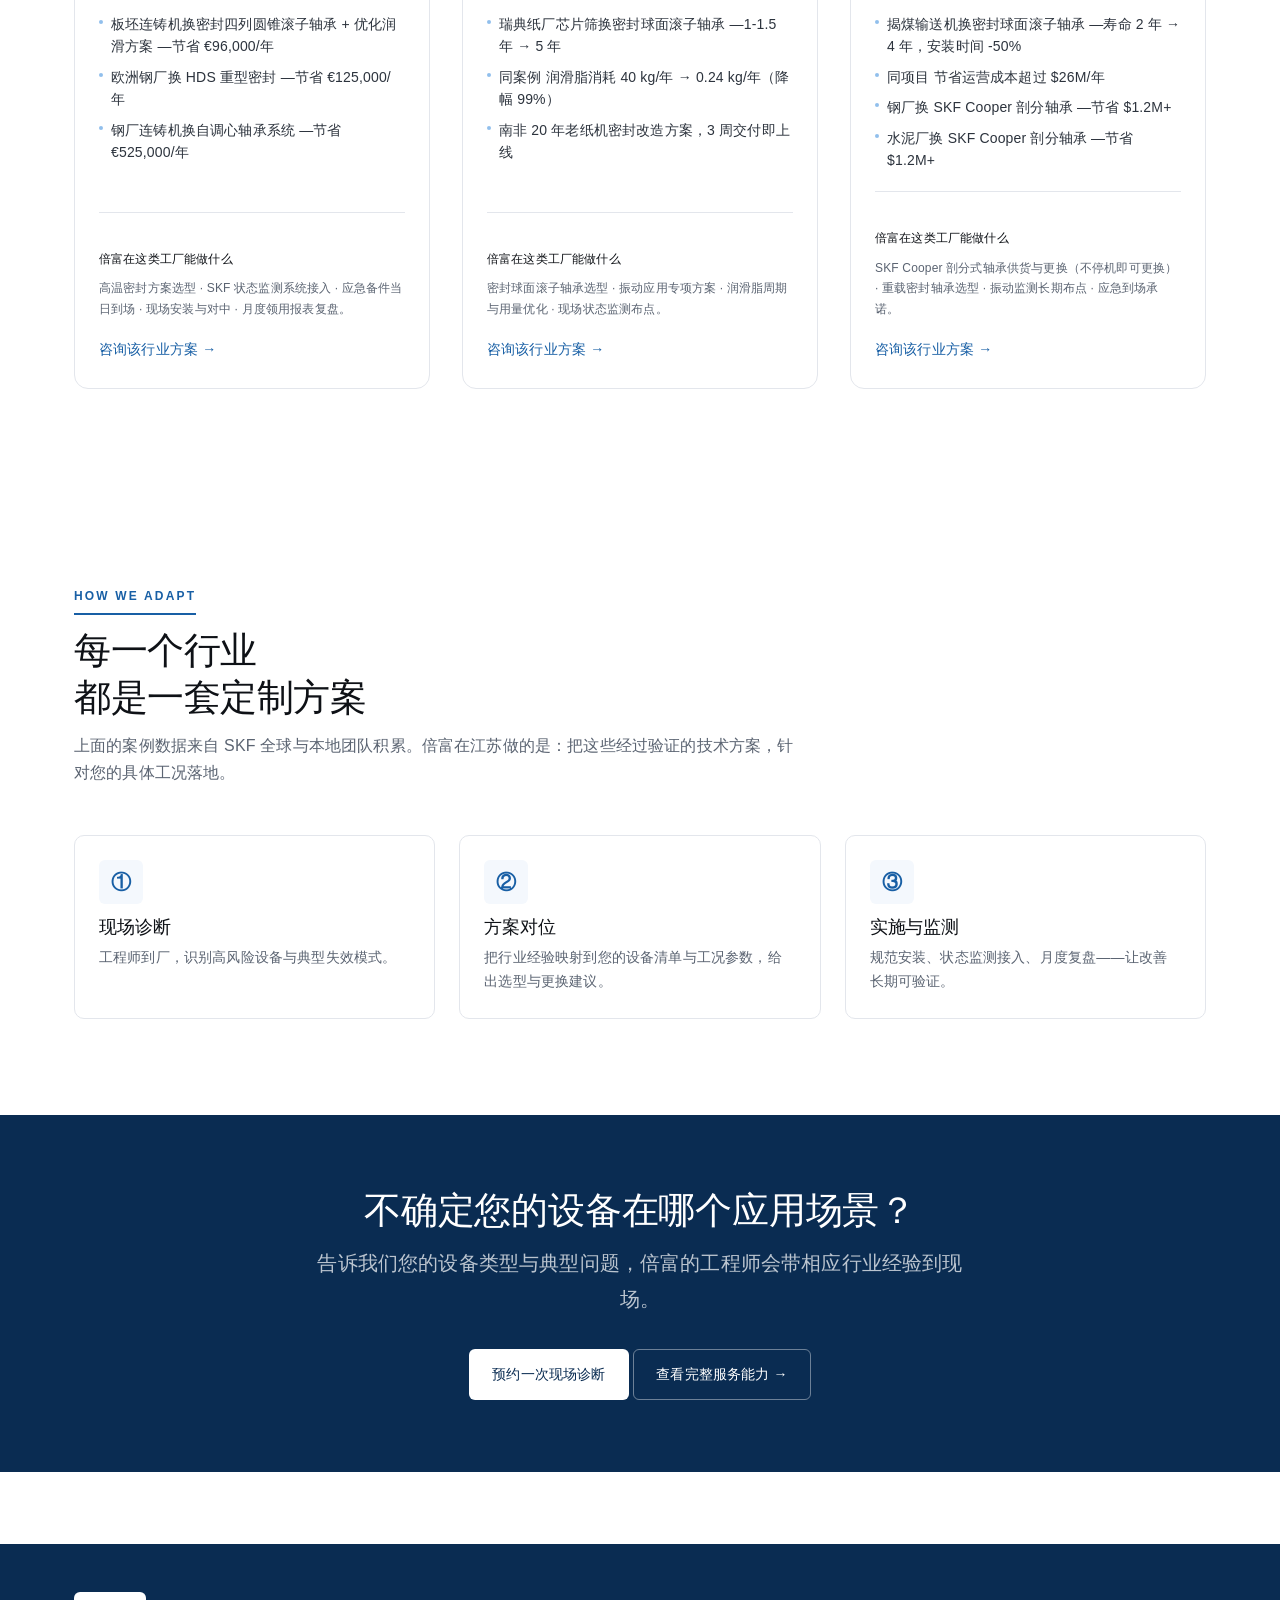
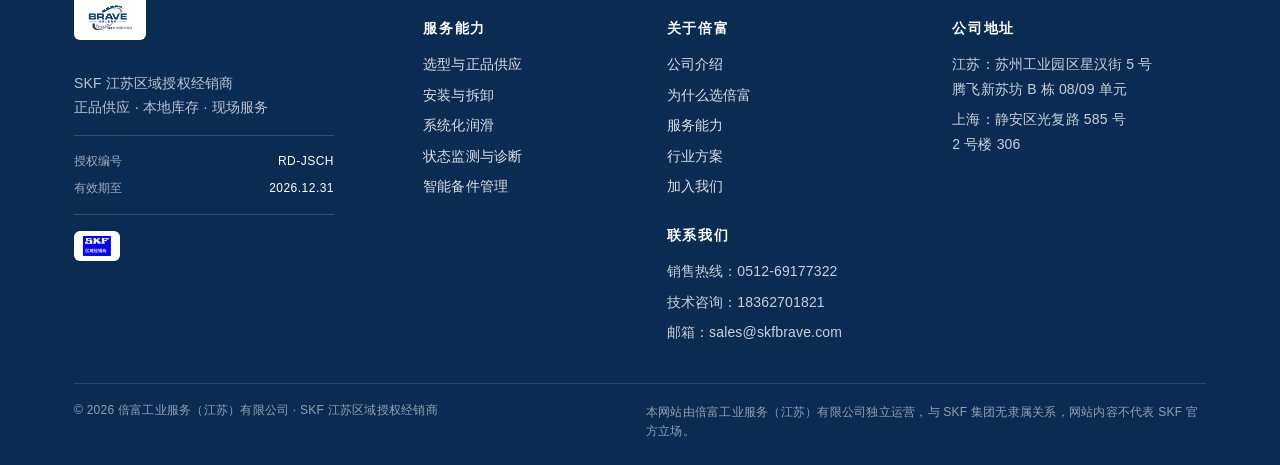
<file: cases.html>
<!DOCTYPE html>
<html lang="zh-CN">
<head>
  <meta charset="UTF-8" />
  <meta http-equiv="Cache-Control" content="no-cache, no-store, must-revalidate" />
  <meta http-equiv="Pragma" content="no-cache" />
  <meta http-equiv="Expires" content="0" />
  <meta name="viewport" content="width=device-width, initial-scale=1" />
  <title>行业案例 · 倍富服务的六大工业领域 | 倍富工业服务</title>
  <meta name="description" content="倍富在江苏服务的六大工业领域：冶金钢铁、造纸包装、化工流体、机械制造、矿山重型、新能源风电。每个行业都有真实可验证的工程案例。" />
  <link rel="icon" type="image/png" href="assets/img/logo.png" />
  <link rel="stylesheet" href="assets/css/styles.css?v=20261021" />
</head>
<body>

<header class="site-header">
  <div class="container">
    <a href="index.html" class="brand">
      <img src="assets/img/logo.png" alt="倍富工业服务" />
      <span class="brand-name">
        <span class="zh">倍富工业服务</span>
        <span class="en">Brave Industrial Services (Jiangsu) Co., Ltd</span>
      </span>
      <img class="header-distributor" src="assets/img/distributor-mark-horizontal.png" alt="SKF 区域经销商" />
    </a>
    <button class="menu-toggle" aria-label="打开导航菜单" type="button" aria-controls="nav" aria-expanded="false">
      <span></span><span></span><span></span>
    </button>
    <nav class="nav" id="nav">
      <a href="index.html">首页</a>
      <a href="about.html">关于倍富</a>
      <a href="why-us.html">为什么选倍富</a>
      <a href="services.html">服务能力</a>
      <a href="cases.html" class="is-active" aria-current="page">行业案例</a>
      <a href="recruit.html">招聘</a>
      <a href="contact.html" class="cta">联系我们</a>
    </nav>
  </div>
</header>

<!-- HERO 整页大图 -->
<section class="overlay-hero">
  <div class="oh-media">
    <img src="assets/img/monitoring-2.jpeg" alt="倍富现场状态监测" />
  </div>
  <div class="oh-body">
    <div class="container">
      <span class="eyebrow-pill">INDUSTRY CASES · 行业案例</span>
      <h1>覆盖您所在的行业<br/>真实工程案例可验证</h1>
      <p class="lead">倍富在江苏服务的六大工业领域——每个行业都有可验证的真实工程数据，源自 SKF 全球与本地团队多年积累。</p>
      <div class="oh-facts">
        <div class="oh-fact"><b>6 大</b><span>工业领域覆盖</span></div>
        <div class="oh-fact"><b>可验证</b><span>真实工程数据</span></div>
        <div class="oh-fact"><b>17 年</b><span>行业服务积累</span></div>
      </div>
    </div>
  </div>
</section>

<!-- 行业概览数字 -->
<section class="section tight">
  <div class="container">
    <div class="grid grid-4">
      <div class="card" style="text-align: center; padding: var(--space-5);">
        <div style="font-size: var(--fs-h2); font-weight: 700; color: var(--bf-blue-700); letter-spacing: -0.02em;">6</div>
        <p style="margin: 6px 0 0; color: var(--ink-500); font-size: var(--fs-label);">重点服务行业</p>
      </div>
      <div class="card" style="text-align: center; padding: var(--space-5);">
        <div style="font-size: var(--fs-h2); font-weight: 700; color: var(--bf-blue-700); letter-spacing: -0.02em;">17+</div>
        <p style="margin: 6px 0 0; color: var(--ink-500); font-size: var(--fs-label);">年轴承服务积累</p>
      </div>
      <div class="card" style="text-align: center; padding: var(--space-5);">
        <div style="font-size: var(--fs-h2); font-weight: 700; color: var(--bf-blue-700); letter-spacing: -0.02em;">24h</div>
        <p style="margin: 6px 0 0; color: var(--ink-500); font-size: var(--fs-label);">紧急件本地响应窗口</p>
      </div>
      <div class="card" style="text-align: center; padding: var(--space-5);">
        <div style="font-size: var(--fs-h2); font-weight: 700; color: var(--bf-blue-700); letter-spacing: -0.02em;">6</div>
        <p style="margin: 6px 0 0; color: var(--ink-500); font-size: var(--fs-label);">全周期服务能力</p>
      </div>
    </div>
  </div>
</section>

<!-- 01 机械制造 — 图左 -->
<section class="section">
  <div class="container">
    <div class="section-head">
      <span class="eyebrow">SIX INDUSTRIES · 六大行业</span>
      <h2>覆盖您所在的行业<br/>六大领域 · 真实工程数据</h2>
      <p>冶金钢铁、造纸包装、化工流体、机械制造、矿山重型、新能源风电——每个行业都有可验证的真实案例，源自 SKF 全球与本地团队多年积累。</p>
    </div>
    <div class="ind-grid">
      <article class="ind-card">
        <div class="ic-media">
          <img src="assets/img/industry-mechanical-precision.jpg" alt="机械臂自动化精密设备" loading="lazy" />
          <div class="ic-badge">
            <span class="ic-num">01</span>
            <span class="ic-en">MECHANICAL · PRECISION</span>
          </div>
        </div>
        <div class="ic-body">
          <h3>机械制造与精密设备</h3>
          <p class="ic-tagline">精度退化、热变形、振动——精密设备的轴承诊断需要专业工具</p>
        <div class="ic-group">
          <h4>典型设备</h4>
          <ul>
            <li>机床：主轴、丝杠、导轨</li>
            <li>机器人：减速机、关节轴承</li>
            <li>精密传动：齿轮箱、谐波减速器</li>
            <li>半导体设备、真空设备</li>
          </ul>
        </div>
        <div class="ic-group">
          <h4>常见问题</h4>
          <ul>
            <li>主轴振动导致加工精度下降</li>
            <li>高速运转下的热变形</li>
            <li>润滑脂迁移污染工作介质</li>
            <li>备件品类繁多，库存压力大</li>
          </ul>
        </div>
        <div class="ic-group">
          <h4>倍富在这类工厂能做什么</h4>
          <ul>
            <li>主轴振动检测与对中校正</li>
            <li>精密轴承选型与安装</li>
            <li>状态监测长期布点</li>
            <li>关键备件按机型清单管理</li>
          </ul>
        </div>
          <div class="ic-footer">
            <h5>江苏机械制造场景</h5>
            <p>苏州工业园区、无锡新区的精密机电、电子设备、新能源装备制造企业，对主轴可靠性、停机成本、备件响应速度都有高要求——这正是倍富"本地团队+全周期服务"的强项场景。</p>
            <a class="ic-link" href="contact.html">咨询该行业方案 →</a>
          </div>
        </div>
      </article>
      <article class="ind-card">
        <div class="ic-media">
          <img src="assets/img/industry-chemical-fluid.jpg" alt="螺杆压缩机剖面" loading="lazy" />
          <div class="ic-badge">
            <span class="ic-num">02</span>
            <span class="ic-en">CHEMICAL · FLUID</span>
          </div>
        </div>
        <div class="ic-body">
          <h3>化工与流体动力</h3>
          <p class="ic-tagline">腐蚀、洁净要求、密封失效——化工厂对轴承的可靠性要求是零容忍</p>
        <div class="ic-group">
          <h4>典型设备</h4>
          <ul>
            <li>流程泵：离心泵、磁力泵、计量泵</li>
            <li>压缩机：螺杆压缩机、离心压缩机</li>
            <li>搅拌与混合：反应釜、混合器</li>
            <li>阀门与执行器</li>
          </ul>
        </div>
        <div class="ic-group">
          <h4>常见问题</h4>
          <ul>
            <li>酸碱环境造成轴承腐蚀</li>
            <li>洁净要求下润滑脂污染风险</li>
            <li>密封失效导致介质泄漏</li>
            <li>连续运转难以安排检修</li>
          </ul>
        </div>
        <div class="ic-group">
          <h4>倍富在这类工厂能做什么</h4>
          <ul>
            <li>耐腐蚀材质轴承（不锈钢、陶瓷球）</li>
            <li>食品/化工级润滑脂方案</li>
            <li>定制密封方案（含机械密封）</li>
            <li>振动与温度在线监测</li>
          </ul>
        </div>
          <div class="ic-footer">
            <h5>SKF 相关资源</h5>
            <p>SKF Hybrid 陶瓷球轴承 + Solid Oil 食品级润滑方案已用于冰淇淋厂节省 $500,000+；同样的环境耐性技术可应用于江苏的化工厂。</p>
            <a class="ic-link" href="contact.html">咨询该行业方案 →</a>
          </div>
        </div>
      </article>
      <article class="ind-card">
        <div class="ic-media">
          <img src="assets/img/industry-wind-power.jpg" alt="海上风力发电机组" loading="lazy" />
          <div class="ic-badge">
            <span class="ic-num">03</span>
            <span class="ic-en">RENEWABLE · WIND</span>
          </div>
        </div>
        <div class="ic-body">
          <h3>新能源与风电</h3>
          <p class="ic-tagline">低速重载、远程监测难度、高可靠性要求——风电是 SKF 的传统强项</p>
        <div class="ic-group">
          <h4>典型设备</h4>
          <ul>
            <li>风电机组：主轴、齿轮箱、偏航、变桨</li>
            <li>光伏跟踪支架驱动</li>
            <li>储能设备旋转部件</li>
            <li>新能源汽车产线</li>
          </ul>
        </div>
        <div class="ic-group">
          <h4>常见问题</h4>
          <ul>
            <li>偏航与变桨轴承承受巨大轴向载荷</li>
            <li>齿轮箱高速级与低速级温度差异</li>
            <li>海上风电塔筒内维护窗口极短</li>
            <li>需要远程状态监测减少现场巡检</li>
          </ul>
        </div>
        <div class="ic-group">
          <h4>倍富在这类工厂能做什么</h4>
          <ul>
            <li>风电主轴与偏航变桨专项方案</li>
            <li>SKF 远程状态监测系统接入</li>
            <li>润滑点巡检 + 自动润滑方案</li>
            <li>海上风电备件前置库存</li>
          </ul>
        </div>
          <div class="ic-footer">
            <h5>江苏资源</h5>
            <p>江苏沿海（盐城、南通、连云港）是中国重点海上风电基地之一；SKF 在风电领域的技术积累深厚，可与倍富本地服务结合形成完整方案。</p>
            <a class="ic-link" href="contact.html">咨询该行业方案 →</a>
          </div>
        </div>
      </article>
      <article class="ind-card">
        <div class="ic-media">
          <img src="assets/img/industry-metals-steel.jpg" alt="冶金钢铁热轧产线" loading="lazy" />
          <div class="ic-badge">
            <span class="ic-num">04</span>
            <span class="ic-en">METALS · STEEL</span>
          </div>
        </div>
        <div class="ic-body">
          <h3>冶金与钢铁</h3>
          <p class="ic-tagline">高温、重载冲击、连续运转下的早期失效——冶金行业的轴承经典难题</p>
        <div class="ic-group">
          <h4>典型设备</h4>
          <ul>
            <li>连铸机：扇形段、辊道、振动装置</li>
            <li>轧机：工作辊、支承辊、齿轮箱</li>
            <li>起重设备：行车、钢包车</li>
            <li>辅助系统：输送辊、冷却辊</li>
          </ul>
        </div>
        <div class="ic-group">
          <h4>常见问题</h4>
          <ul>
            <li>高温环境下润滑脂失效快</li>
            <li>冲击载荷造成滚道压痕</li>
            <li>冷却水侵入导致早期锈蚀</li>
            <li>计划检修窗口短，更换难度大</li>
          </ul>
        </div>
        <div class="ic-group">
          <h4>SKF 全球工程数据</h4>
          <ul>
            <li>板坯连铸机换密封四列圆锥滚子轴承 + 优化润滑方案 —节省 €96,000/年</li>
            <li>欧洲钢厂换 HDS 重型密封 —节省 €125,000/年</li>
            <li>钢厂连铸机换自调心轴承系统 —节省 €525,000/年</li>
          </ul>
        </div>
          <div class="ic-footer">
            <h5>倍富在这类工厂能做什么</h5>
            <p>高温密封方案选型 · SKF 状态监测系统接入 · 应急备件当日到场 · 现场安装与对中 · 月度领用报表复盘。</p>
            <a class="ic-link" href="contact.html">咨询该行业方案 →</a>
          </div>
        </div>
      </article>
      <article class="ind-card">
        <div class="ic-media">
          <img src="assets/img/industry-pulp-paper.jpg" alt="造纸机辊筒产线" loading="lazy" />
          <div class="ic-badge">
            <span class="ic-num">05</span>
            <span class="ic-en">PULP · PAPER</span>
          </div>
        </div>
        <div class="ic-body">
          <h3>造纸与包装</h3>
          <p class="ic-tagline">潮湿、纸屑粉尘、腐蚀——纸机轴承是环境适配性最严格的工况之一</p>
        <div class="ic-group">
          <h4>典型设备</h4>
          <ul>
            <li>纸浆线：芯片筛、磨浆机、洗涤压滤</li>
            <li>造纸机：烘缸、压榨辊、施胶辊</li>
            <li>传动系统：齿轮箱、联轴器</li>
            <li>包装线：印刷辊、模切机</li>
          </ul>
        </div>
        <div class="ic-group">
          <h4>常见问题</h4>
          <ul>
            <li>纸屑粉尘侵入轴承腔</li>
            <li>水汽与化学剂导致腐蚀</li>
            <li>高温烘缸区润滑脂寿命短</li>
            <li>计划停机频繁，维护成本高</li>
          </ul>
        </div>
        <div class="ic-group">
          <h4>SKF 全球工程数据</h4>
          <ul>
            <li>瑞典纸厂芯片筛换密封球面滚子轴承 —1-1.5 年 → 5 年</li>
            <li>同案例 润滑脂消耗 40 kg/年 → 0.24 kg/年（降幅 99%）</li>
            <li>南非 20 年老纸机密封改造方案，3 周交付即上线</li>
          </ul>
        </div>
          <div class="ic-footer">
            <h5>倍富在这类工厂能做什么</h5>
            <p>密封球面滚子轴承选型 · 振动应用专项方案 · 润滑脂周期与用量优化 · 现场状态监测布点。</p>
            <a class="ic-link" href="contact.html">咨询该行业方案 →</a>
          </div>
        </div>
      </article>
      <article class="ind-card">
        <div class="ic-media">
          <img src="assets/img/industry-mining-heavy.jpg" alt="矿山挖掘机重型设备" loading="lazy" />
          <div class="ic-badge">
            <span class="ic-num">06</span>
            <span class="ic-en">MINING · HEAVY</span>
          </div>
        </div>
        <div class="ic-body">
          <h3>矿山与重型设备</h3>
          <p class="ic-tagline">冲击重载、户外作业、密封恶劣——重工业对故障停机的成本最敏感</p>
        <div class="ic-group">
          <h4>典型设备</h4>
          <ul>
            <li>港口机械：岸边吊、堆取料机</li>
            <li>挖掘机、装载机、破碎机</li>
            <li>输送系统：揭煤输送机、皮带机辊</li>
            <li>起重设备：履带吊、塔吊</li>
          </ul>
        </div>
        <div class="ic-group">
          <h4>常见问题</h4>
          <ul>
            <li>冲击载荷造成早期滚道压痕</li>
            <li>粉尘与水侵入导致密封失效</li>
            <li>高空户外作业维护成本极高</li>
            <li>故障停机按小时计费，损失巨大</li>
          </ul>
        </div>
        <div class="ic-group">
          <h4>SKF 全球工程数据</h4>
          <ul>
            <li>揭煤输送机换密封球面滚子轴承 —寿命 2 年 → 4 年，安装时间 -50%</li>
            <li>同项目 节省运营成本超过 $26M/年</li>
            <li>钢厂换 SKF Cooper 剖分轴承 —节省 $1.2M+</li>
            <li>水泥厂换 SKF Cooper 剖分轴承 —节省 $1.2M+</li>
          </ul>
        </div>
          <div class="ic-footer">
            <h5>倍富在这类工厂能做什么</h5>
            <p>SKF Cooper 剖分式轴承供货与更换（不停机即可更换） · 重载密封轴承选型 · 振动监测长期布点 · 应急到场承诺。</p>
            <a class="ic-link" href="contact.html">咨询该行业方案 →</a>
          </div>
        </div>
      </article>
    </div>
  </div>
</section>

<!-- 适配流程 -->
<section class="section">
  <div class="container">
    <div class="section-head">
      <span class="eyebrow">HOW WE ADAPT</span>
      <h2>每一个行业<br/>都是一套定制方案</h2>
      <p>上面的案例数据来自 SKF 全球与本地团队积累。倍富在江苏做的是：把这些经过验证的技术方案，针对您的具体工况落地。</p>
    </div>
    <div class="grid grid-3">
      <div class="card">
        <div class="icon">①</div>
        <h3>现场诊断</h3>
        <p>工程师到厂，识别高风险设备与典型失效模式。</p>
      </div>
      <div class="card">
        <div class="icon">②</div>
        <h3>方案对位</h3>
        <p>把行业经验映射到您的设备清单与工况参数，给出选型与更换建议。</p>
      </div>
      <div class="card">
        <div class="icon">③</div>
        <h3>实施与监测</h3>
        <p>规范安装、状态监测接入、月度复盘——让改善长期可验证。</p>
      </div>
    </div>
  </div>
</section>

<!-- CTA -->
<section class="section dark tight">
  <div class="container" style="text-align:center;">
    <h2 style="font-size: var(--fs-h2); letter-spacing: -0.005em;">不确定您的设备在哪个应用场景？</h2>
    <p style="color: rgba(255,255,255,.72); margin-top: var(--space-3); max-width: 680px; margin-left: auto; margin-right: auto; font-size: var(--fs-h3);">
      告诉我们您的设备类型与典型问题，倍富的工程师会带相应行业经验到现场。
    </p>
    <div class="actions" style="justify-content: center; margin-top: var(--space-6);">
      <a href="contact.html" class="btn btn-primary">预约一次现场诊断</a>
      <a href="services.html" class="btn btn-ghost">查看完整服务能力 →</a>
    </div>
  </div>
</section>

<footer class="site-footer">
  <div class="container">
    <div class="footer-grid">
      <div class="footer-col footer-brand">
        <div class="footer-logo-wrap"><img src="assets/img/logo.png" alt="倍富" /></div>
        <p class="footer-tagline">SKF 江苏区域授权经销商<br/>正品供应 · 本地库存 · 现场服务</p>
        <div class="footer-cert">
          <div class="footer-cert-row"><span>授权编号</span><b>RD-JSCH</b></div>
          <div class="footer-cert-row"><span>有效期至</span><b>2026.12.31</b></div>
        </div>
        <div class="footer-distributor"><img src="assets/img/distributor-mark-vertical.png" alt="SKF 区域经销商标识" /></div>
      </div>
      <div class="footer-col">
        <h5>服务能力</h5>
        <ul>
          <li><a href="services.html#supply">选型与正品供应</a></li>
          <li><a href="services.html#install">安装与拆卸</a></li>
          <li><a href="services.html#lubrication">系统化润滑</a></li>
          <li><a href="services.html#monitoring">状态监测与诊断</a></li>
          <li><a href="services.html#spares">智能备件管理</a></li>
        </ul>
      </div>
      <div class="footer-col">
        <h5>关于倍富</h5>
        <ul>
          <li><a href="about.html">公司介绍</a></li>
          <li><a href="why-us.html">为什么选倍富</a></li>
          <li><a href="services.html">服务能力</a></li>
          <li><a href="cases.html">行业方案</a></li>
          <li><a href="recruit.html">加入我们</a></li>
        </ul>
        <h5 style="margin-top: var(--space-5);">联系我们</h5>
        <ul>
          <li>销售热线：0512-69177322</li>
          <li>技术咨询：18362701821</li>
          <li>邮箱：sales@skfbrave.com</li>
        </ul>
      </div>
      <div class="footer-col">
        <h5>公司地址</h5>
        <ul>
          <li>江苏：苏州工业园区星汉街 5 号<br/>腾飞新苏坊 B 栋 08/09 单元</li>
          <li>上海：静安区光复路 585 号<br/>2 号楼 306</li>
        </ul>
      </div>
    </div>
    <div class="footer-meta">
      <span>&copy; 2026 倍富工业服务（江苏）有限公司 &middot; SKF 江苏区域授权经销商</span>
      <span class="footer-disclaimer">本网站由倍富工业服务（江苏）有限公司独立运营，与 SKF 集团无隶属关系，网站内容不代表 SKF 官方立场。</span>
    </div>
  </div>
</footer>

  <script src="https://trtc.io/knocket-sdk/sdk.js?identifier=155f077a337d958ac4&v=1792134145020" async></script>
  <script src="assets/js/site.js?v=20261021" defer></script>
</body>
</html>
</file>
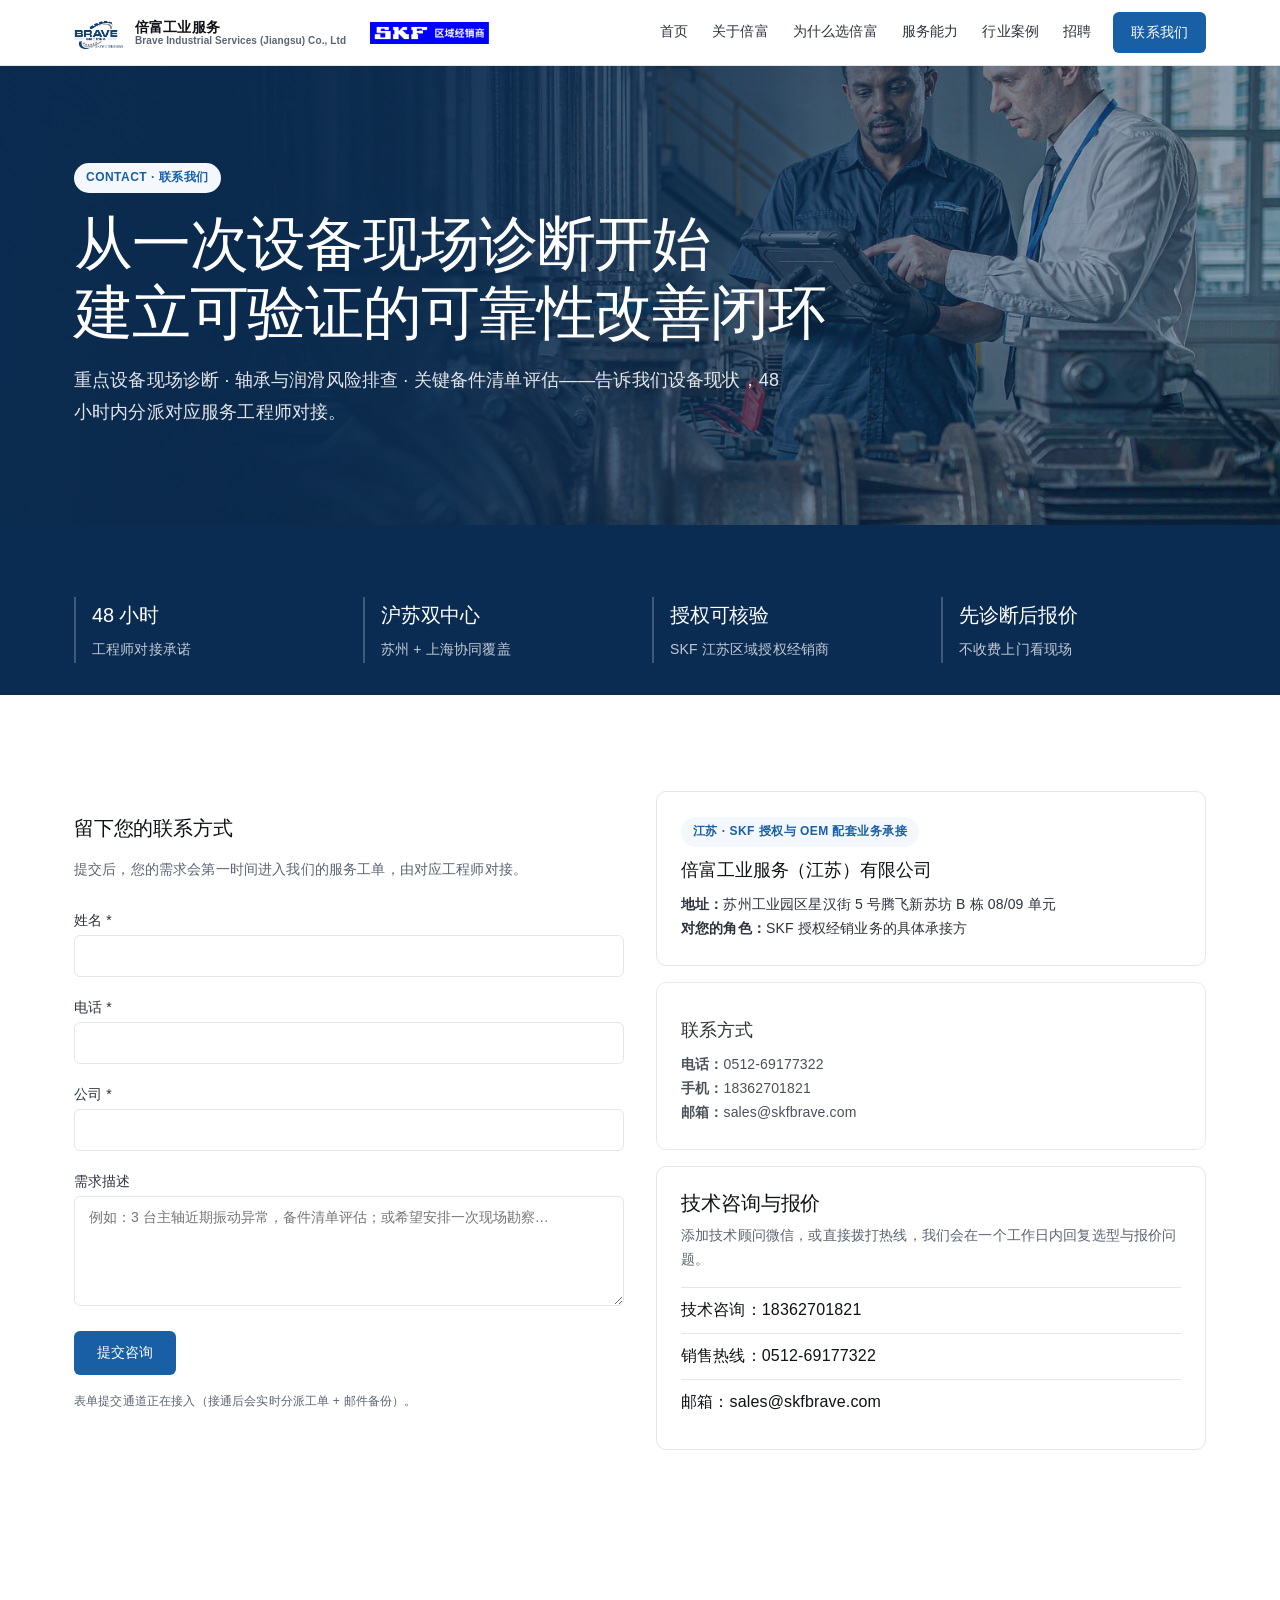
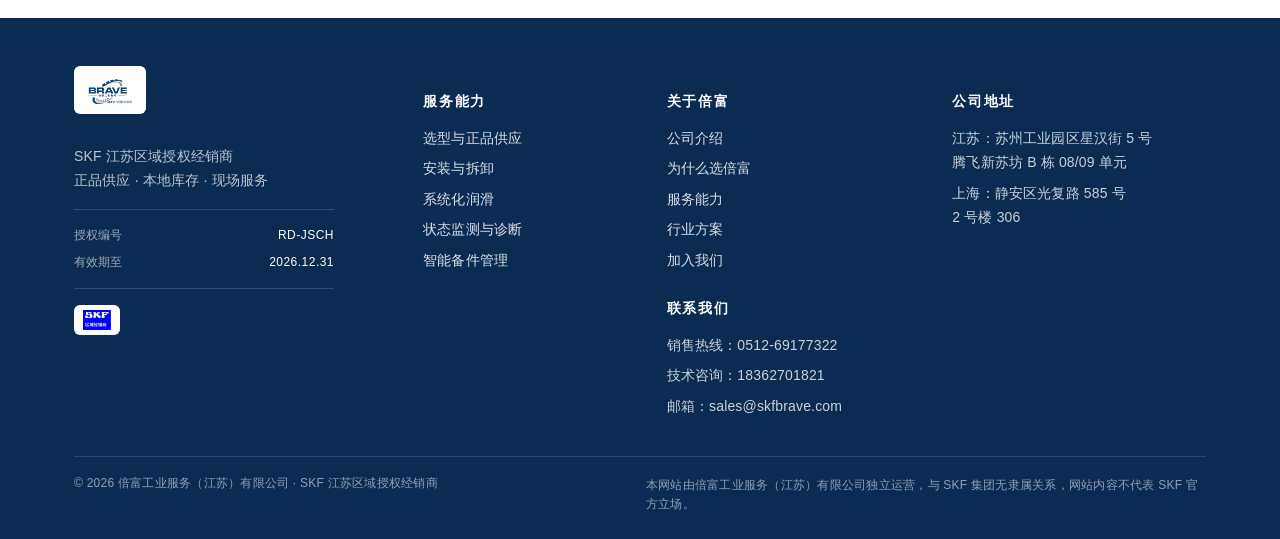
<file: contact.html>
<!DOCTYPE html>
<html lang="zh-CN">
<head>
  <meta charset="UTF-8" />
  <meta http-equiv="Cache-Control" content="no-cache, no-store, must-revalidate" />
  <meta http-equiv="Pragma" content="no-cache" />
  <meta http-equiv="Expires" content="0" />
  <meta name="viewport" content="width=device-width, initial-scale=1" />
  <title>联系我们 · 倍富工业服务 | 江苏本地化轴承服务</title>
  <meta name="description" content="预约一次免费的设备诊断或现场勘察。江苏苏州 + 上海两地服务，沪苏双中心协同。" />
  <link rel="icon" type="image/png" href="assets/img/logo.png" />
  <link rel="stylesheet" href="assets/css/styles.css?v=20261021" />
</head>
<body>

<header class="site-header">
  <div class="container">
    <a href="index.html" class="brand">
      <img src="assets/img/logo.png" alt="倍富工业服务" />
      <span class="brand-name">
        <span class="zh">倍富工业服务</span>
        <span class="en">Brave Industrial Services (Jiangsu) Co., Ltd</span>
      </span>
      <img class="header-distributor" src="assets/img/distributor-mark-horizontal.png" alt="SKF 区域经销商" />
    </a>
    <button class="menu-toggle" aria-label="打开导航菜单" type="button" aria-controls="nav" aria-expanded="false">
      <span></span><span></span><span></span>
    </button>
    <nav class="nav" id="nav">
      <a href="index.html">首页</a>
      <a href="about.html">关于倍富</a>
      <a href="why-us.html">为什么选倍富</a>
      <a href="services.html">服务能力</a>
      <a href="cases.html">行业案例</a>
      <a href="recruit.html">招聘</a>
      <a href="contact.html" class="cta is-active">联系我们</a>
    </nav>
  </div>
</header>

<section class="page-hero">
  <div class="ph-media">
    <img src="assets/img/contact-hero.jpg" alt="倍富工程师与客户方一起查看设备诊断报告" />
  </div>
  <div class="ph-body">
    <div class="container">
      <span class="eyebrow-pill">CONTACT · 联系我们</span>
      <h1>从一次设备现场诊断开始<br/>建立可验证的可靠性改善闭环</h1>
      <p class="lead">重点设备现场诊断 · 轴承与润滑风险排查 · 关键备件清单评估——告诉我们设备现状，48 小时内分派对应服务工程师对接。</p>
    </div>
  </div>
</section>

<!-- 服务承诺条：消除客户顾虑 -->
<section class="trustbar">
  <div class="container">
    <div class="tb-grid">
      <div class="tb-item">
        <div>
          <b>48 小时</b>
          <span>工程师对接承诺</span>
        </div>
      </div>
      <div class="tb-item">
        <div>
          <b>沪苏双中心</b>
          <span>苏州 + 上海协同覆盖</span>
        </div>
      </div>
      <div class="tb-item">
        <div>
          <b>授权可核验</b>
          <span>SKF 江苏区域授权经销商</span>
        </div>
      </div>
      <div class="tb-item">
        <div>
          <b>先诊断后报价</b>
          <span>不收费上门看现场</span>
        </div>
      </div>
    </div>
  </div>
</section>

<section class="section">
  <div class="container">
    <div class="split">
      <!-- 左：表单 -->
      <div>
        <h2 style="font-size: var(--fs-h3); margin-bottom: var(--space-4);">留下您的联系方式</h2>
        <p style="color: var(--ink-500); font-size: var(--fs-caption); margin-bottom: var(--space-5);">提交后，您的需求会第一时间进入我们的服务工单，由对应工程师对接。</p>
        <form class="form" id="leadForm" novalidate>
          <div>
            <label for="name">姓名 *</label>
            <input id="name" name="name" type="text" required autocomplete="name" />
          </div>
          <div>
            <label for="phone">电话 *</label>
            <input id="phone" name="phone" type="tel" required autocomplete="tel" />
          </div>
          <div>
            <label for="company">公司 *</label>
            <input id="company" name="company" type="text" required autocomplete="organization" />
          </div>
          <div>
            <label for="message">需求描述</label>
            <textarea id="message" name="message" placeholder="例如：3 台主轴近期振动异常，备件清单评估；或希望安排一次现场勘察…"></textarea>
          </div>
          <button type="submit" class="btn btn-primary submit" style="background: var(--bf-blue-700); color: #fff;">提交咨询</button>
          <p id="formStatus" style="font-size: var(--fs-label); color: var(--bf-blue-700); margin-top: var(--space-3); display:none;"></p>
        </form>
        <p style="font-size: var(--fs-label); color: var(--ink-500); margin-top: var(--space-4);">表单提交通道正在接入（接通后会实时分派工单 + 邮件备份）。</p>
      </div>

      <!-- 右：联系信息 -->
      <div>
        <div class="card" style="margin-bottom: var(--space-4);">
          <span class="eyebrow-pill">江苏 · SKF 授权与 OEM 配套业务承接</span>
          <h3 style="margin-top: var(--space-3); font-size: var(--fs-lead);">倍富工业服务（江苏）有限公司</h3>
          <p style="font-size: var(--fs-caption); color: var(--ink-700); margin-top: var(--space-3);">
            <strong>地址：</strong>苏州工业园区星汉街 5 号腾飞新苏坊 B 栋 08/09 单元<br/>
            <strong>对您的角色：</strong>SKF 授权经销业务的具体承接方
          </p>
        </div>
        <div class="card" style="opacity:.85;">
          <h3 style="margin-top: var(--space-3); font-size: var(--fs-lead);">联系方式</h3>
          <p style="font-size: var(--fs-caption); color: var(--ink-700); margin-top: var(--space-3);">
            <strong>电话：</strong>0512-69177322<br/>
            <strong>手机：</strong>18362701821<br/>
            <strong>邮箱：</strong>sales@skfbrave.com
          </p>
        </div>

        <div class="card" style="margin-top: var(--space-4);">
          <h3 style="font-size: var(--fs-h3);">技术咨询与报价</h3>
          <p style="color: var(--ink-500);">添加技术顾问微信，或直接拨打热线，我们会在一个工作日内回复选型与报价问题。</p>
          <ul style="list-style: none; padding: 0; margin: var(--space-4) 0 0;">
            <li style="padding: var(--space-2) 0; border-top: 1px solid var(--line);">技术咨询：18362701821</li>
            <li style="padding: var(--space-2) 0; border-top: 1px solid var(--line);">销售热线：0512-69177322</li>
            <li style="padding: var(--space-2) 0; border-top: 1px solid var(--line);">邮箱：sales@skfbrave.com</li>
          </ul>
        </div>
      </div>
    </div>
  </div>
</section>

<script>
  // V1 表单客户端验证 + 占位提交反馈
  (function(){
    var f = document.getElementById('leadForm');
    var s = document.getElementById('formStatus');
    if (!f) return;
    f.addEventListener('submit', function(e){
      e.preventDefault();
      var name = f.name.value.trim();
      var phone = f.phone.value.trim();
      var company = f.company.value.trim();
      if (!name || !phone || !company) {
        s.textContent = '请补全姓名、电话、公司三项。';
        s.style.display = 'block'; s.style.color = '#a32d2d';
        return;
      }
      s.textContent = '收到！您的需求已提交，我们会尽快与您对接。';
      s.style.display = 'block'; s.style.color = '#185fa5';
      f.reset();
    });
  })();
</script>

<footer class="site-footer">
  <div class="container">
    <div class="footer-grid">
      <div class="footer-col footer-brand">
        <div class="footer-logo-wrap"><img src="assets/img/logo.png" alt="倍富" /></div>
        <p class="footer-tagline">SKF 江苏区域授权经销商<br/>正品供应 · 本地库存 · 现场服务</p>
        <div class="footer-cert">
          <div class="footer-cert-row"><span>授权编号</span><b>RD-JSCH</b></div>
          <div class="footer-cert-row"><span>有效期至</span><b>2026.12.31</b></div>
        </div>
        <div class="footer-distributor"><img src="assets/img/distributor-mark-vertical.png" alt="SKF 区域经销商标识" /></div>
      </div>
      <div class="footer-col">
        <h5>服务能力</h5>
        <ul>
          <li><a href="services.html#supply">选型与正品供应</a></li>
          <li><a href="services.html#install">安装与拆卸</a></li>
          <li><a href="services.html#lubrication">系统化润滑</a></li>
          <li><a href="services.html#monitoring">状态监测与诊断</a></li>
          <li><a href="services.html#spares">智能备件管理</a></li>
        </ul>
      </div>
      <div class="footer-col">
        <h5>关于倍富</h5>
        <ul>
          <li><a href="about.html">公司介绍</a></li>
          <li><a href="why-us.html">为什么选倍富</a></li>
          <li><a href="services.html">服务能力</a></li>
          <li><a href="cases.html">行业方案</a></li>
          <li><a href="recruit.html">加入我们</a></li>
        </ul>
        <h5 style="margin-top: var(--space-5);">联系我们</h5>
        <ul>
          <li>销售热线：0512-69177322</li>
          <li>技术咨询：18362701821</li>
          <li>邮箱：sales@skfbrave.com</li>
        </ul>
      </div>
      <div class="footer-col">
        <h5>公司地址</h5>
        <ul>
          <li>江苏：苏州工业园区星汉街 5 号<br/>腾飞新苏坊 B 栋 08/09 单元</li>
          <li>上海：静安区光复路 585 号<br/>2 号楼 306</li>
        </ul>
      </div>
    </div>
    <div class="footer-meta">
      <span>&copy; 2026 倍富工业服务（江苏）有限公司 &middot; SKF 江苏区域授权经销商</span>
      <span class="footer-disclaimer">本网站由倍富工业服务（江苏）有限公司独立运营，与 SKF 集团无隶属关系，网站内容不代表 SKF 官方立场。</span>
    </div>
  </div>
</footer>

  <script src="https://trtc.io/knocket-sdk/sdk.js?identifier=155f077a337d958ac4&v=1792134145020" async></script>
  <script src="assets/js/site.js?v=20261021" defer></script>
</body>
</html>
</file>
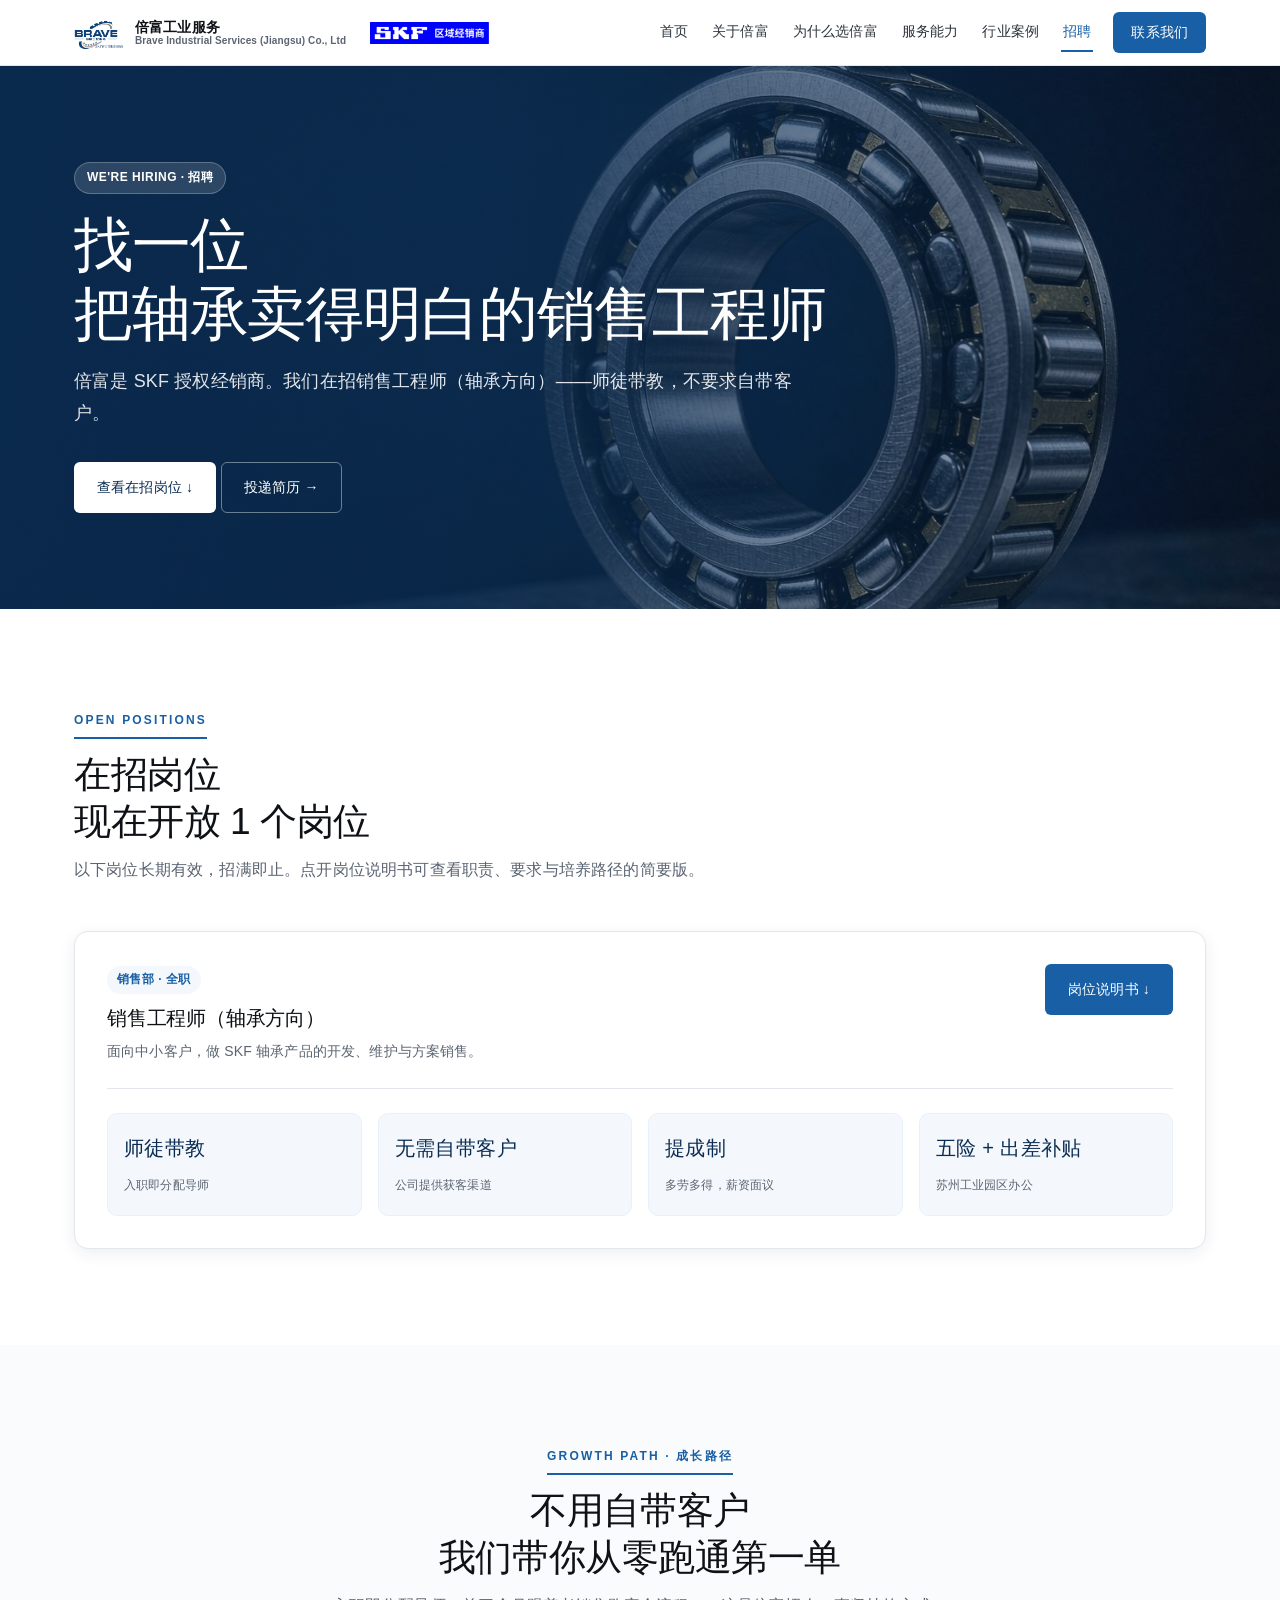
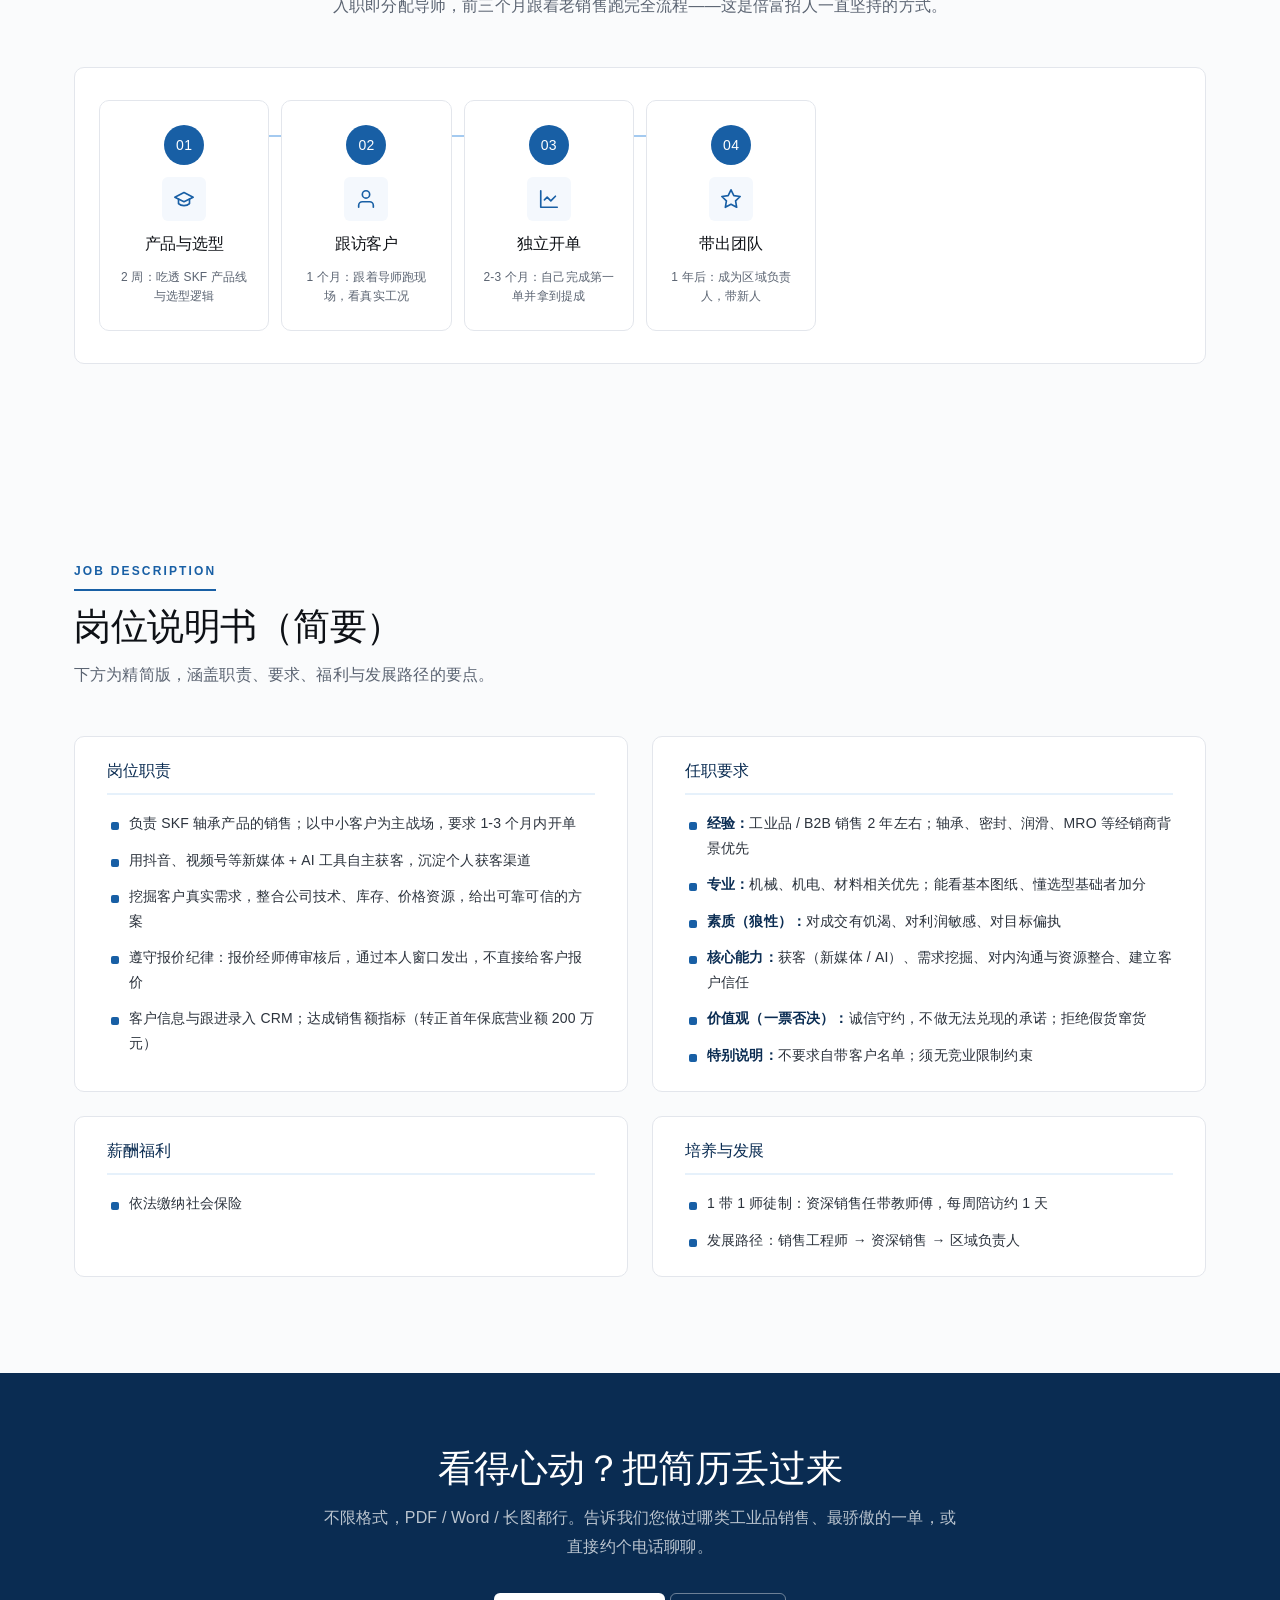
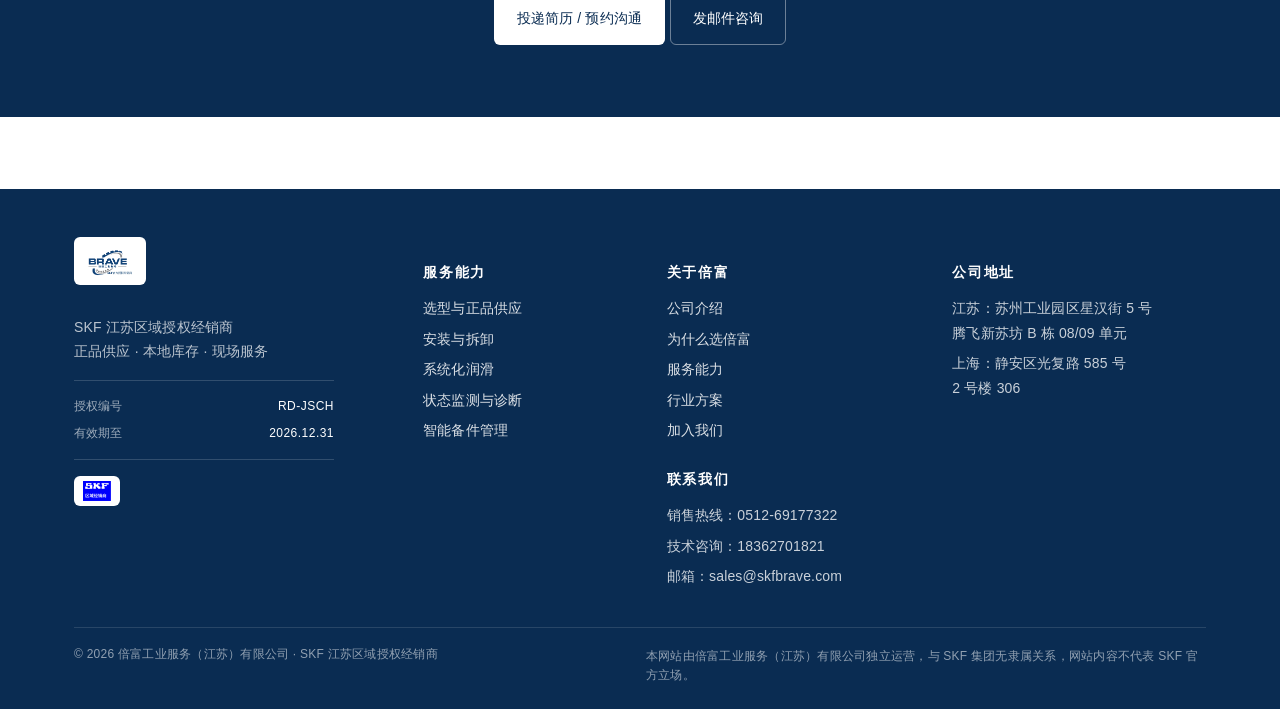
<file: recruit.html>
<!DOCTYPE html>
<html lang="zh-CN">
<head>
  <meta charset="UTF-8" />
  <meta http-equiv="Cache-Control" content="no-cache, no-store, must-revalidate" />
  <meta http-equiv="Pragma" content="no-cache" />
  <meta http-equiv="Expires" content="0" />
  <meta name="viewport" content="width=device-width, initial-scale=1" />
  <title>招聘 · 销售工程师（轴承方向）| 倍富工业服务</title>
  <meta name="description" content="倍富工业服务（江苏）有限公司诚聘销售工程师（轴承方向）。SKF 授权经销商，师徒带教，不要求自带客户。" />
  <link rel="icon" type="image/png" href="assets/img/logo.png" />
  <link rel="stylesheet" href="assets/css/styles.css?v=20261021" />
</head>
<body>

<header class="site-header">
  <div class="container">
    <a href="index.html" class="brand">
      <img src="assets/img/logo.png" alt="倍富工业服务" />
      <span class="brand-name">
        <span class="zh">倍富工业服务</span>
        <span class="en">Brave Industrial Services (Jiangsu) Co., Ltd</span>
      </span>
      <img class="header-distributor" src="assets/img/distributor-mark-horizontal.png" alt="SKF 区域经销商" />
    </a>
    <button class="menu-toggle" aria-label="打开导航菜单" type="button" aria-controls="nav" aria-expanded="false">
      <span></span><span></span><span></span>
    </button>
    <nav class="nav" id="nav">
      <a href="index.html">首页</a>
      <a href="about.html">关于倍富</a>
      <a href="why-us.html">为什么选倍富</a>
      <a href="services.html">服务能力</a>
      <a href="cases.html">行业案例</a>
      <a href="recruit.html" class="is-active" aria-current="page">招聘</a>
      <a href="contact.html" class="cta">联系我们</a>
    </nav>
  </div>
</header>

<section class="page-hero">
  <div class="ph-media">
    <img src="assets/img/hero-bearing.jpg" alt="SKF 精密轴承产品特写" />
  </div>
  <div class="ph-body">
    <div class="container">
      <span class="eyebrow-pill" style="background: rgba(255,255,255,.14); color:#fff; border:1px solid rgba(255,255,255,.24);">WE'RE HIRING · 招聘</span>
      <h1>找一位<br/>把轴承卖得明白的销售工程师</h1>
      <p class="lead">倍富是 SKF 授权经销商。我们在招销售工程师（轴承方向）——师徒带教，不要求自带客户。</p>
      <div class="actions" style="margin-top: var(--space-6);">
        <a href="#positions" class="btn btn-primary">查看在招岗位 ↓</a>
        <a href="contact.html" class="btn btn-ghost">投递简历 →</a>
      </div>
    </div>
  </div>
</section>

<!-- 在招岗位 -->
<section class="section" id="positions">
  <div class="container">
    <div class="section-head">
      <span class="eyebrow">OPEN POSITIONS</span>
      <h2>在招岗位<br/>现在开放 1 个岗位</h2>
      <p>以下岗位长期有效，招满即止。点开岗位说明书可查看职责、要求与培养路径的简要版。</p>
    </div>

    <div class="position-card">
      <div class="position-head">
        <div>
          <span class="position-tag">销售部 · 全职</span>
          <h3>销售工程师（轴承方向）</h3>
          <p class="position-sub">面向中小客户，做 SKF 轴承产品的开发、维护与方案销售。</p>
        </div>
        <a href="#jd" class="btn btn-primary" style="background: var(--bf-blue-700); color:#fff; white-space:nowrap;">岗位说明书 ↓</a>
      </div>

      <div class="cert-badges" style="margin-top: var(--space-5);">
        <div class="cert-badge-item">
          <b>师徒带教</b>
          <span>入职即分配导师</span>
        </div>
        <div class="cert-badge-item">
          <b>无需自带客户</b>
          <span>公司提供获客渠道</span>
        </div>
        <div class="cert-badge-item">
          <b>提成制</b>
          <span>多劳多得，薪资面议</span>
        </div>
        <div class="cert-badge-item">
          <b>五险 + 出差补贴</b>
          <span>苏州工业园区办公</span>
        </div>
      </div>
    </div>
  </div>
</section>

<!-- 成长路径：让候选人看到"我能学到什么" -->
<section class="section band">
  <div class="container">
    <div class="section-head" style="text-align:center; max-width:640px; margin-left:auto; margin-right:auto;">
      <span class="eyebrow">GROWTH PATH · 成长路径</span>
      <h2>不用自带客户<br/>我们带你从零跑通第一单</h2>
      <p>入职即分配导师，前三个月跟着老销售跑完全流程——这是倍富招人一直坚持的方式。</p>
    </div>
    <div class="lifecycle">
      <div class="lc-step">
        <div class="lc-num">01</div>
        <div class="lc-icon" aria-hidden="true">
          <svg viewBox="0 0 24 24" fill="none" stroke="currentColor" stroke-width="1.8" stroke-linecap="round" stroke-linejoin="round"><path d="M22 10L12 5 2 10l10 5 10-5z"/><path d="M6 12v5c3 3 9 3 12 0v-5"/></svg>
        </div>
        <h4>产品与选型</h4>
        <p>2 周：吃透 SKF 产品线与选型逻辑</p>
      </div>
      <div class="lc-step">
        <div class="lc-num">02</div>
        <div class="lc-icon" aria-hidden="true">
          <svg viewBox="0 0 24 24" fill="none" stroke="currentColor" stroke-width="1.8" stroke-linecap="round" stroke-linejoin="round"><path d="M20 21v-2a4 4 0 00-4-4H8a4 4 0 00-4 4v2"/><circle cx="12" cy="7" r="4"/></svg>
        </div>
        <h4>跟访客户</h4>
        <p>1 个月：跟着导师跑现场，看真实工况</p>
      </div>
      <div class="lc-step">
        <div class="lc-num">03</div>
        <div class="lc-icon" aria-hidden="true">
          <svg viewBox="0 0 24 24" fill="none" stroke="currentColor" stroke-width="1.8" stroke-linecap="round" stroke-linejoin="round"><path d="M3 3v18h18"/><path d="M19 9l-5 5-4-4-3 3"/></svg>
        </div>
        <h4>独立开单</h4>
        <p>2-3 个月：自己完成第一单并拿到提成</p>
      </div>
      <div class="lc-step">
        <div class="lc-num">04</div>
        <div class="lc-icon" aria-hidden="true">
          <svg viewBox="0 0 24 24" fill="none" stroke="currentColor" stroke-width="1.8" stroke-linecap="round" stroke-linejoin="round"><path d="M12 2l3.09 6.26L22 9.27l-5 4.87 1.18 6.88L12 17.77l-6.18 3.25L7 14.14 2 9.27l6.91-1.01L12 2z"/></svg>
        </div>
        <h4>带出团队</h4>
        <p>1 年后：成为区域负责人，带新人</p>
      </div>
    </div>
  </div>
</section>

<!-- 岗位说明书（简要） -->
<section class="section band" id="jd">
  <div class="container">
    <div class="section-head">
      <span class="eyebrow">JOB DESCRIPTION</span>
      <h2>岗位说明书（简要）</h2>
      <p>下方为精简版，涵盖职责、要求、福利与发展路径的要点。</p>
    </div>

    <div class="grid grid-2" style="align-items:start;">
      <!-- 职责 -->
      <div class="jd-col">
        <h4 class="jd-col-title">岗位职责</h4>
        <ul class="jd-list">
          <li>负责 SKF 轴承产品的销售；以中小客户为主战场，要求 1-3 个月内开单</li>
          <li>用抖音、视频号等新媒体 + AI 工具自主获客，沉淀个人获客渠道</li>
          <li>挖掘客户真实需求，整合公司技术、库存、价格资源，给出可靠可信的方案</li>
          <li>遵守报价纪律：报价经师傅审核后，通过本人窗口发出，不直接给客户报价</li>
          <li>客户信息与跟进录入 CRM；达成销售额指标（转正首年保底营业额 200 万元）</li>
        </ul>
      </div>
      <!-- 要求 -->
      <div class="jd-col">
        <h4 class="jd-col-title">任职要求</h4>
        <ul class="jd-list">
          <li><strong>经验：</strong>工业品 / B2B 销售 2 年左右；轴承、密封、润滑、MRO 等经销商背景优先</li>
          <li><strong>专业：</strong>机械、机电、材料相关优先；能看基本图纸、懂选型基础者加分</li>
          <li><strong>素质（狼性）：</strong>对成交有饥渴、对利润敏感、对目标偏执</li>
          <li><strong>核心能力：</strong>获客（新媒体 / AI）、需求挖掘、对内沟通与资源整合、建立客户信任</li>
          <li><strong>价值观（一票否决）：</strong>诚信守约，不做无法兑现的承诺；拒绝假货窜货</li>
          <li><strong>特别说明：</strong>不要求自带客户名单；须无竞业限制约束</li>
        </ul>
      </div>
    </div>

    <div class="grid grid-2" style="align-items:start; margin-top: var(--space-5);">
      <!-- 薪酬福利 -->
      <div class="jd-col">
        <h4 class="jd-col-title">薪酬福利</h4>
        <ul class="jd-list">
          <li>依法缴纳社会保险</li>
        </ul>
      </div>
      <!-- 培养与发展 -->
      <div class="jd-col">
        <h4 class="jd-col-title">培养与发展</h4>
        <ul class="jd-list">
          <li>1 带 1 师徒制：资深销售任带教师傅，每周陪访约 1 天</li>
          <li>发展路径：销售工程师 → 资深销售 → 区域负责人</li>
        </ul>
      </div>
    </div>
  </div>
</section>

<!-- CTA -->
<section class="section dark tight">
  <div class="container" style="text-align:center;">
    <h2 style="font-size: var(--fs-h2); letter-spacing: -0.005em;">看得心动？把简历丢过来</h2>
    <p style="color: rgba(255,255,255,.72); margin-top: var(--space-3); max-width: 640px; margin-left:auto; margin-right:auto; font-size: var(--fs-body);">
      不限格式，PDF / Word / 长图都行。告诉我们您做过哪类工业品销售、最骄傲的一单，或直接约个电话聊聊。
    </p>
    <div class="actions" style="justify-content:center; margin-top: var(--space-6);">
      <a href="contact.html" class="btn btn-primary">投递简历 / 预约沟通</a>
      <a href="mailto:sales@skfbrave.com" class="btn btn-ghost">发邮件咨询</a>
    </div>
  </div>
</section>

<footer class="site-footer">
  <div class="container">
    <div class="footer-grid">
      <div class="footer-col footer-brand">
        <div class="footer-logo-wrap"><img src="assets/img/logo.png" alt="倍富" /></div>
        <p class="footer-tagline">SKF 江苏区域授权经销商<br/>正品供应 · 本地库存 · 现场服务</p>
        <div class="footer-cert">
          <div class="footer-cert-row"><span>授权编号</span><b>RD-JSCH</b></div>
          <div class="footer-cert-row"><span>有效期至</span><b>2026.12.31</b></div>
        </div>
        <div class="footer-distributor"><img src="assets/img/distributor-mark-vertical.png" alt="SKF 区域经销商标识" /></div>
      </div>
      <div class="footer-col">
        <h5>服务能力</h5>
        <ul>
          <li><a href="services.html#supply">选型与正品供应</a></li>
          <li><a href="services.html#install">安装与拆卸</a></li>
          <li><a href="services.html#lubrication">系统化润滑</a></li>
          <li><a href="services.html#monitoring">状态监测与诊断</a></li>
          <li><a href="services.html#spares">智能备件管理</a></li>
        </ul>
      </div>
      <div class="footer-col">
        <h5>关于倍富</h5>
        <ul>
          <li><a href="about.html">公司介绍</a></li>
          <li><a href="why-us.html">为什么选倍富</a></li>
          <li><a href="services.html">服务能力</a></li>
          <li><a href="cases.html">行业方案</a></li>
          <li><a href="recruit.html">加入我们</a></li>
        </ul>
        <h5 style="margin-top: var(--space-5);">联系我们</h5>
        <ul>
          <li>销售热线：0512-69177322</li>
          <li>技术咨询：18362701821</li>
          <li>邮箱：sales@skfbrave.com</li>
        </ul>
      </div>
      <div class="footer-col">
        <h5>公司地址</h5>
        <ul>
          <li>江苏：苏州工业园区星汉街 5 号<br/>腾飞新苏坊 B 栋 08/09 单元</li>
          <li>上海：静安区光复路 585 号<br/>2 号楼 306</li>
        </ul>
      </div>
    </div>
    <div class="footer-meta">
      <span>&copy; 2026 倍富工业服务（江苏）有限公司 &middot; SKF 江苏区域授权经销商</span>
      <span class="footer-disclaimer">本网站由倍富工业服务（江苏）有限公司独立运营，与 SKF 集团无隶属关系，网站内容不代表 SKF 官方立场。</span>
    </div>
  </div>
</footer>

  <script src="https://trtc.io/knocket-sdk/sdk.js?identifier=155f077a337d958ac4&v=1792134145020" async></script>
  <script src="assets/js/site.js?v=20261021" defer></script>
</body>
</html>
</file>
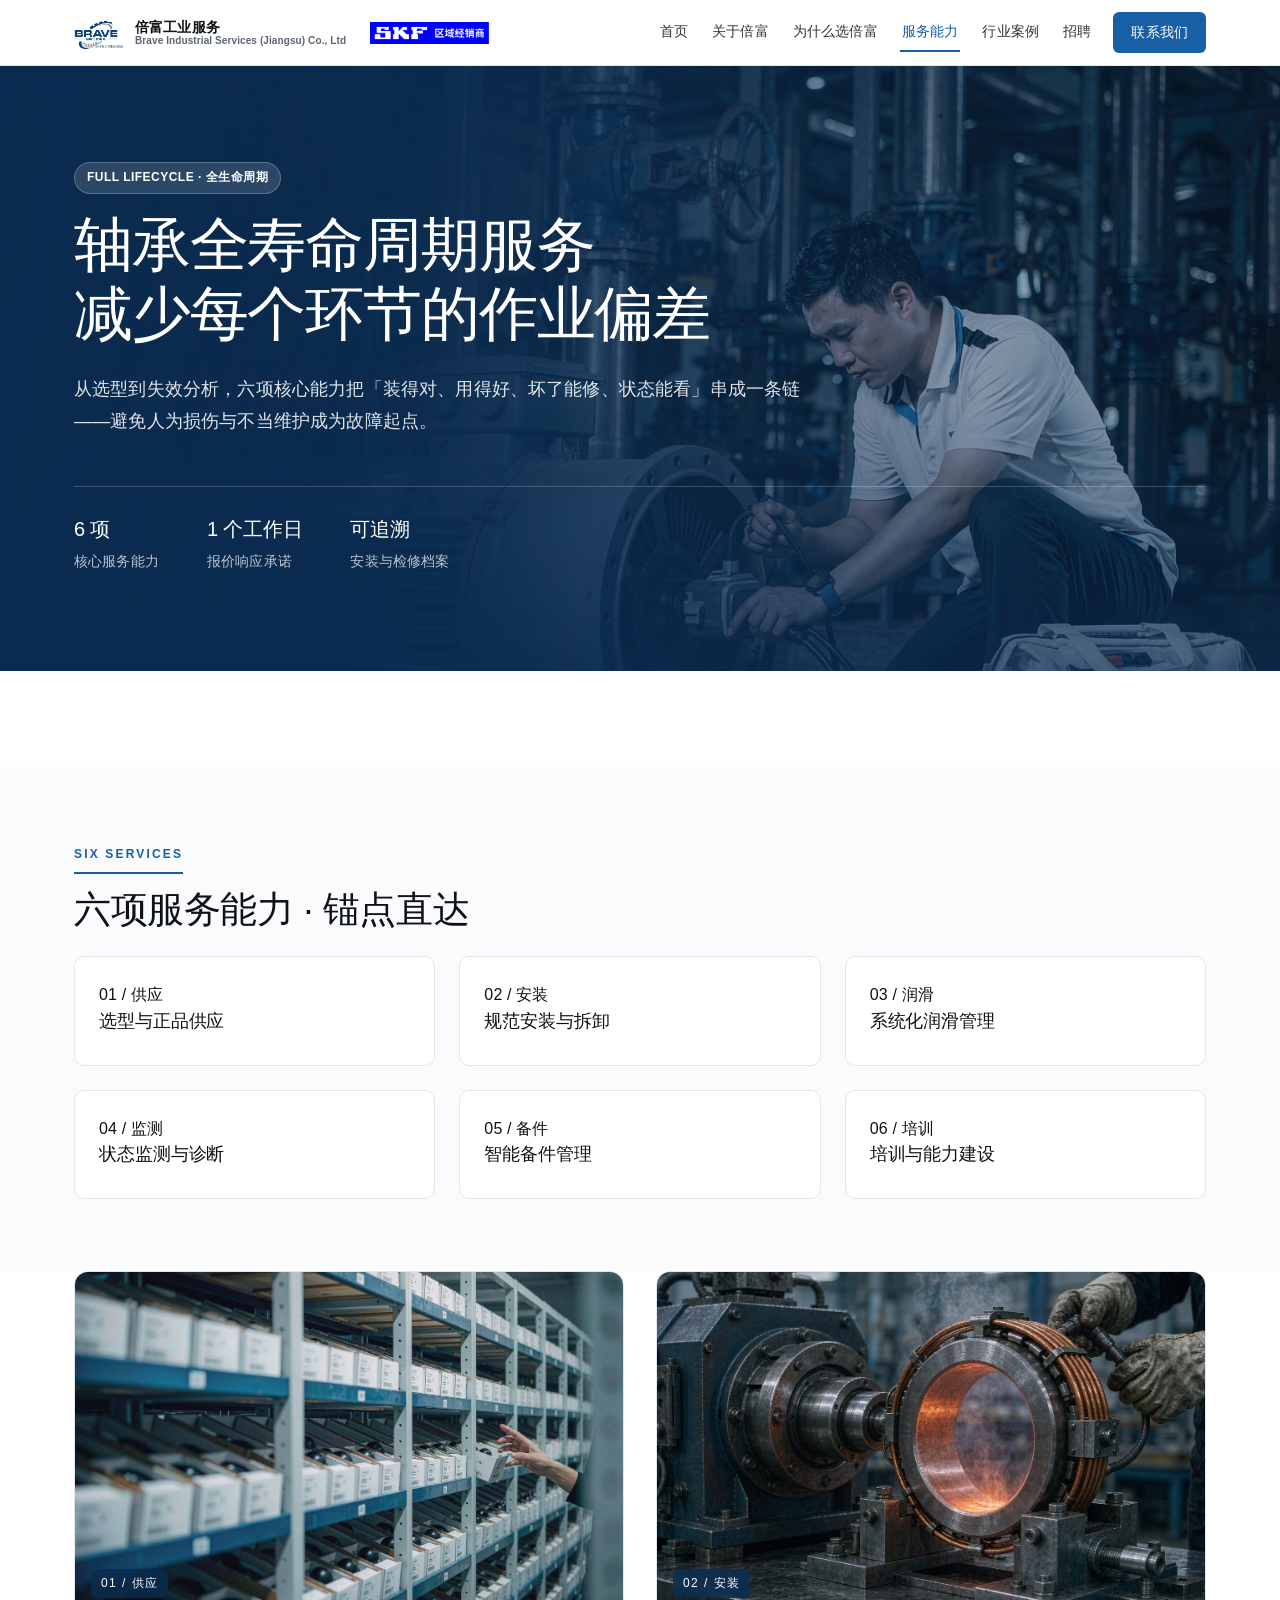
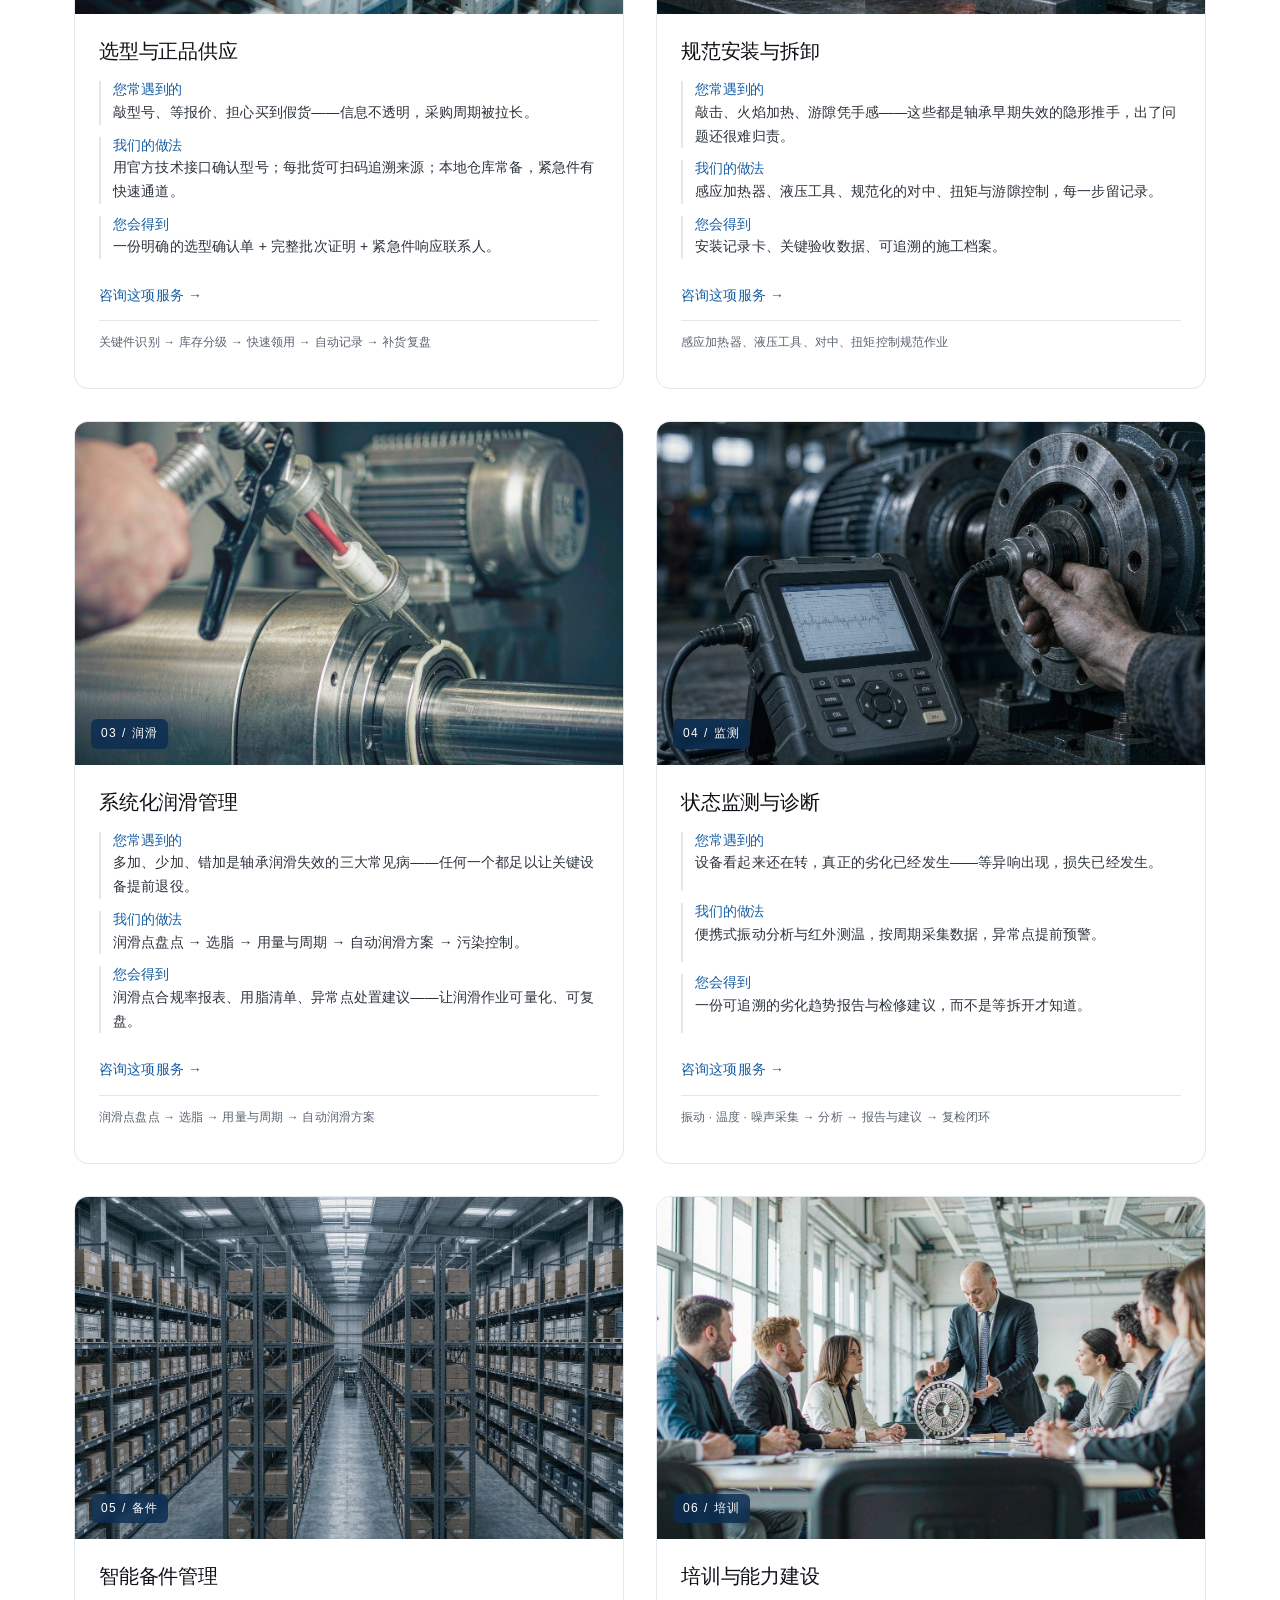
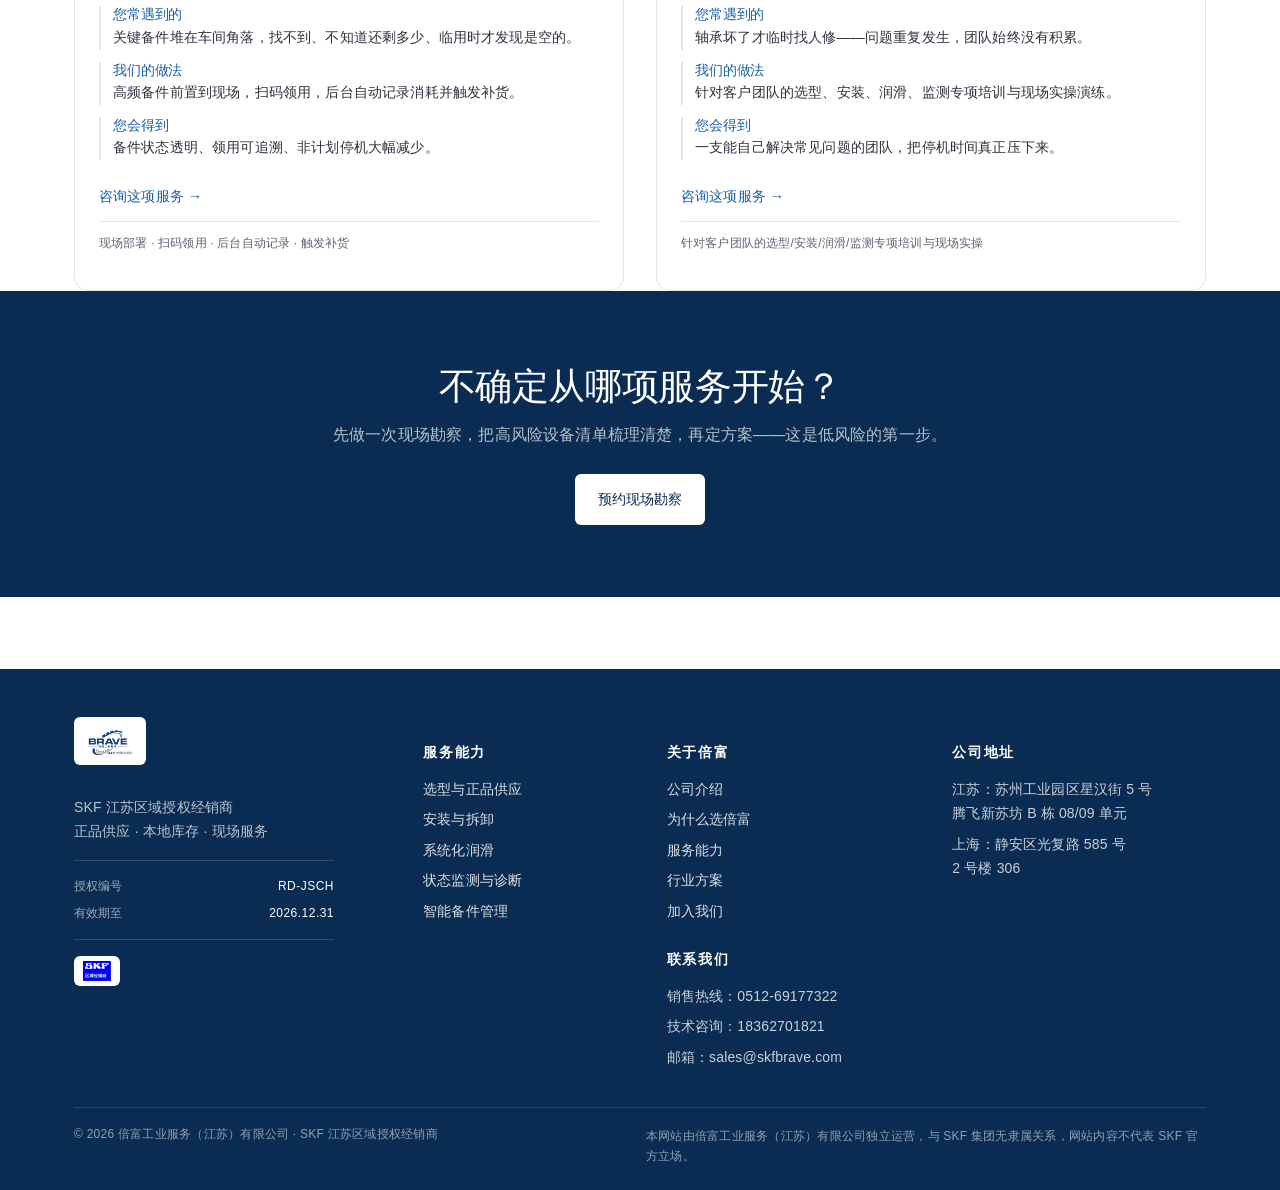
<file: services.html>
<!DOCTYPE html>
<html lang="zh-CN">
<head>
  <meta charset="UTF-8" />
  <meta http-equiv="Cache-Control" content="no-cache, no-store, must-revalidate" />
  <meta http-equiv="Pragma" content="no-cache" />
  <meta http-equiv="Expires" content="0" />
  <meta name="viewport" content="width=device-width, initial-scale=1" />
  <title>服务能力 · 轴承全寿命周期 | 倍富工业服务</title>
  <meta name="description" content="轴承选型、安装、拆卸、对中、润滑、状态监测、失效分析——覆盖轴承全寿命周期的六项核心服务能力。" />
  <link rel="icon" type="image/png" href="assets/img/logo.png" />
  <link rel="stylesheet" href="assets/css/styles.css?v=20261021" />
</head>
<body>

<header class="site-header">
  <div class="container">
    <a href="index.html" class="brand">
      <img src="assets/img/logo.png" alt="倍富工业服务" />
      <span class="brand-name">
        <span class="zh">倍富工业服务</span>
        <span class="en">Brave Industrial Services (Jiangsu) Co., Ltd</span>
      </span>
      <img class="header-distributor" src="assets/img/distributor-mark-horizontal.png" alt="SKF 区域经销商" />
    </a>
    <button class="menu-toggle" aria-label="打开导航菜单" type="button" aria-controls="nav" aria-expanded="false">
      <span></span><span></span><span></span>
    </button>
    <nav class="nav" id="nav">
      <a href="index.html">首页</a>
      <a href="about.html">关于倍富</a>
      <a href="why-us.html">为什么选倍富</a>
      <a href="services.html" class="is-active" aria-current="page">服务能力</a>
      <a href="cases.html">行业案例</a>
      <a href="recruit.html">招聘</a>
      <a href="contact.html" class="cta">联系我们</a>
    </nav>
  </div>
</header>

<section class="overlay-hero">
  <div class="oh-media">
    <img src="assets/img/svc-hero-wide.jpg" alt="倍富工程师在现场用振动分析仪检测电机轴承" />
  </div>
  <div class="oh-body">
    <div class="container">
      <span class="eyebrow-pill">FULL LIFECYCLE · 全生命周期</span>
      <h1>轴承全寿命周期服务<br/>减少每个环节的作业偏差</h1>
      <p class="lead">从选型到失效分析，六项核心能力把「装得对、用得好、坏了能修、状态能看」串成一条链——避免人为损伤与不当维护成为故障起点。</p>
      <div class="oh-facts">
        <div class="oh-fact"><b>6 项</b><span>核心服务能力</span></div>
        <div class="oh-fact"><b>1 个工作日</b><span>报价响应承诺</span></div>
        <div class="oh-fact"><b>可追溯</b><span>安装与检修档案</span></div>
      </div>
    </div>
  </div>
</section>

<!-- 服务流程锚点导航 -->
<section class="section tight band">
  <div class="container">
    <div class="section-head" style="margin-bottom: var(--space-5);">
      <span class="eyebrow">SIX SERVICES</span>
      <h2 style="font-size: var(--fs-h2);">六项服务能力 · 锚点直达</h2>
    </div>
    <div class="grid grid-3">
      <a href="#supply" class="card" style="text-decoration:none;color:inherit;">
        <span class="label-num">01 / 供应</span>
        <h3>选型与正品供应</h3>
      </a>
      <a href="#install" class="card" style="text-decoration:none;color:inherit;">
        <span class="label-num">02 / 安装</span>
        <h3>规范安装与拆卸</h3>
      </a>
      <a href="#lubrication" class="card" style="text-decoration:none;color:inherit;">
        <span class="label-num">03 / 润滑</span>
        <h3>系统化润滑管理</h3>
      </a>
      <a href="#monitoring" class="card" style="text-decoration:none;color:inherit;">
        <span class="label-num">04 / 监测</span>
        <h3>状态监测与诊断</h3>
      </a>
      <a href="#spares" class="card" style="text-decoration:none;color:inherit;">
        <span class="label-num">05 / 备件</span>
        <h3>智能备件管理</h3>
      </a>
      <a href="#training" class="card" style="text-decoration:none;color:inherit;">
        <span class="label-num">06 / 培训</span>
        <h3>培训与能力建设</h3>
      </a>
    </div>
  </div>
</section>

<!-- 01 选型与正品供应 -->
<div class="container">

    <div class="svc-grid">
      <article class="svc-card" id="supply">
        <div class="sc-media">
          <img src="assets/img/svc-supply.jpg" alt="轴承货架与批次追溯标签" loading="lazy" />
          <span class="sc-num">01 / 供应</span>
        </div>
        <div class="sc-body">
          <h3>选型与正品供应</h3>
          <div class="sc-points">
          <div class="sc-point">
            <h4>您常遇到的</h4>
            <p>敲型号、等报价、担心买到假货——信息不透明，采购周期被拉长。</p>
          </div>
          <div class="sc-point">
            <h4>我们的做法</h4>
            <p>用官方技术接口确认型号；每批货可扫码追溯来源；本地仓库常备，紧急件有快速通道。</p>
          </div>
          <div class="sc-point">
            <h4>您会得到</h4>
            <p>一份明确的选型确认单 + 完整批次证明 + 紧急件响应联系人。</p>
          </div>
          </div>
          <a class="sc-cta" href="contact.html">咨询这项服务 →</a>
          <p class="sc-cap">关键件识别 → 库存分级 → 快速领用 → 自动记录 → 补货复盘</p>
        </div>
      </article>
      <article class="svc-card" id="install">
        <div class="sc-media">
          <img src="assets/img/svc-install.jpg" alt="感应加热器正在给轴承加热" loading="lazy" />
          <span class="sc-num">02 / 安装</span>
        </div>
        <div class="sc-body">
          <h3>规范安装与拆卸</h3>
          <div class="sc-points">
          <div class="sc-point">
            <h4>您常遇到的</h4>
            <p>敲击、火焰加热、游隙凭手感——这些都是轴承早期失效的隐形推手，出了问题还很难归责。</p>
          </div>
          <div class="sc-point">
            <h4>我们的做法</h4>
            <p>感应加热器、液压工具、规范化的对中、扭矩与游隙控制，每一步留记录。</p>
          </div>
          <div class="sc-point">
            <h4>您会得到</h4>
            <p>安装记录卡、关键验收数据、可追溯的施工档案。</p>
          </div>
          </div>
          <a class="sc-cta" href="contact.html">咨询这项服务 →</a>
          <p class="sc-cap">感应加热器、液压工具、对中、扭矩控制规范作业</p>
        </div>
      </article>
      <article class="svc-card" id="lubrication">
        <div class="sc-media">
          <img src="assets/img/svc-lubrication.jpg" alt="黄油枪向轴承座加注润滑脂" loading="lazy" />
          <span class="sc-num">03 / 润滑</span>
        </div>
        <div class="sc-body">
          <h3>系统化润滑管理</h3>
          <div class="sc-points">
          <div class="sc-point">
            <h4>您常遇到的</h4>
            <p>多加、少加、错加是轴承润滑失效的三大常见病——任何一个都足以让关键设备提前退役。</p>
          </div>
          <div class="sc-point">
            <h4>我们的做法</h4>
            <p>润滑点盘点 → 选脂 → 用量与周期 → 自动润滑方案 → 污染控制。</p>
          </div>
          <div class="sc-point">
            <h4>您会得到</h4>
            <p>润滑点合规率报表、用脂清单、异常点处置建议——让润滑作业可量化、可复盘。</p>
          </div>
          </div>
          <a class="sc-cta" href="contact.html">咨询这项服务 →</a>
          <p class="sc-cap">润滑点盘点 → 选脂 → 用量与周期 → 自动润滑方案</p>
        </div>
      </article>
      <article class="svc-card" id="monitoring">
        <div class="sc-media">
          <img src="assets/img/svc-monitoring.jpg" alt="振动分析仪探头吸附在电机轴承座上" loading="lazy" />
          <span class="sc-num">04 / 监测</span>
        </div>
        <div class="sc-body">
          <h3>状态监测与诊断</h3>
          <div class="sc-points">
          <div class="sc-point">
            <h4>您常遇到的</h4>
            <p>设备看起来还在转，真正的劣化已经发生——等异响出现，损失已经发生。</p>
          </div>
          <div class="sc-point">
            <h4>我们的做法</h4>
            <p>便携式振动分析与红外测温，按周期采集数据，异常点提前预警。</p>
          </div>
          <div class="sc-point">
            <h4>您会得到</h4>
            <p>一份可追溯的劣化趋势报告与检修建议，而不是等拆开才知道。</p>
          </div>
          </div>
          <a class="sc-cta" href="contact.html">咨询这项服务 →</a>
          <p class="sc-cap">振动 · 温度 · 噪声采集 → 分析 → 报告与建议 → 复检闭环</p>
        </div>
      </article>
      <article class="svc-card" id="spares">
        <div class="sc-media">
          <img src="assets/img/svc-spares.jpg" alt="高货架立体仓储全景" loading="lazy" />
          <span class="sc-num">05 / 备件</span>
        </div>
        <div class="sc-body">
          <h3>智能备件管理</h3>
          <div class="sc-points">
          <div class="sc-point">
            <h4>您常遇到的</h4>
            <p>关键备件堆在车间角落，找不到、不知道还剩多少、临用时才发现是空的。</p>
          </div>
          <div class="sc-point">
            <h4>我们的做法</h4>
            <p>高频备件前置到现场，扫码领用，后台自动记录消耗并触发补货。</p>
          </div>
          <div class="sc-point">
            <h4>您会得到</h4>
            <p>备件状态透明、领用可追溯、非计划停机大幅减少。</p>
          </div>
          </div>
          <a class="sc-cta" href="contact.html">咨询这项服务 →</a>
          <p class="sc-cap">现场部署 · 扫码领用 · 后台自动记录 · 触发补货</p>
        </div>
      </article>
      <article class="svc-card" id="training">
        <div class="sc-media">
          <img src="assets/img/svc-training.jpg" alt="倍富工程师为客户团队做轴承选型培训" loading="lazy" />
          <span class="sc-num">06 / 培训</span>
        </div>
        <div class="sc-body">
          <h3>培训与能力建设</h3>
          <div class="sc-points">
          <div class="sc-point">
            <h4>您常遇到的</h4>
            <p>轴承坏了才临时找人修——问题重复发生，团队始终没有积累。</p>
          </div>
          <div class="sc-point">
            <h4>我们的做法</h4>
            <p>针对客户团队的选型、安装、润滑、监测专项培训与现场实操演练。</p>
          </div>
          <div class="sc-point">
            <h4>您会得到</h4>
            <p>一支能自己解决常见问题的团队，把停机时间真正压下来。</p>
          </div>
          </div>
          <a class="sc-cta" href="contact.html">咨询这项服务 →</a>
          <p class="sc-cap">针对客户团队的选型/安装/润滑/监测专项培训与现场实操</p>
        </div>
      </article>
  </div>
</div>

<section class="section dark tight">
  <div class="container" style="text-align:center;">
    <h2 style="font-size: var(--fs-h2);">不确定从哪项服务开始？</h2>
    <p style="color: rgba(255,255,255,.7); margin-top: var(--space-3);">先做一次现场勘察，把高风险设备清单梳理清楚，再定方案——这是低风险的第一步。</p>
    <div class="actions" style="justify-content:center; margin-top: var(--space-5);">
      <a href="contact.html" class="btn btn-primary">预约现场勘察</a>
    </div>
  </div>
</section>

<footer class="site-footer">
  <div class="container">
    <div class="footer-grid">
      <div class="footer-col footer-brand">
        <div class="footer-logo-wrap"><img src="assets/img/logo.png" alt="倍富" /></div>
        <p class="footer-tagline">SKF 江苏区域授权经销商<br/>正品供应 · 本地库存 · 现场服务</p>
        <div class="footer-cert">
          <div class="footer-cert-row"><span>授权编号</span><b>RD-JSCH</b></div>
          <div class="footer-cert-row"><span>有效期至</span><b>2026.12.31</b></div>
        </div>
        <div class="footer-distributor"><img src="assets/img/distributor-mark-vertical.png" alt="SKF 区域经销商标识" /></div>
      </div>
      <div class="footer-col">
        <h5>服务能力</h5>
        <ul>
          <li><a href="services.html#supply">选型与正品供应</a></li>
          <li><a href="services.html#install">安装与拆卸</a></li>
          <li><a href="services.html#lubrication">系统化润滑</a></li>
          <li><a href="services.html#monitoring">状态监测与诊断</a></li>
          <li><a href="services.html#spares">智能备件管理</a></li>
        </ul>
      </div>
      <div class="footer-col">
        <h5>关于倍富</h5>
        <ul>
          <li><a href="about.html">公司介绍</a></li>
          <li><a href="why-us.html">为什么选倍富</a></li>
          <li><a href="services.html">服务能力</a></li>
          <li><a href="cases.html">行业方案</a></li>
          <li><a href="recruit.html">加入我们</a></li>
        </ul>
        <h5 style="margin-top: var(--space-5);">联系我们</h5>
        <ul>
          <li>销售热线：0512-69177322</li>
          <li>技术咨询：18362701821</li>
          <li>邮箱：sales@skfbrave.com</li>
        </ul>
      </div>
      <div class="footer-col">
        <h5>公司地址</h5>
        <ul>
          <li>江苏：苏州工业园区星汉街 5 号<br/>腾飞新苏坊 B 栋 08/09 单元</li>
          <li>上海：静安区光复路 585 号<br/>2 号楼 306</li>
        </ul>
      </div>
    </div>
    <div class="footer-meta">
      <span>&copy; 2026 倍富工业服务（江苏）有限公司 &middot; SKF 江苏区域授权经销商</span>
      <span class="footer-disclaimer">本网站由倍富工业服务（江苏）有限公司独立运营，与 SKF 集团无隶属关系，网站内容不代表 SKF 官方立场。</span>
    </div>
  </div>
</footer>

  <script src="https://trtc.io/knocket-sdk/sdk.js?identifier=155f077a337d958ac4&v=1792134145020" async></script>
  <script src="assets/js/site.js?v=20261021" defer></script>
</body>
</html>
</file>
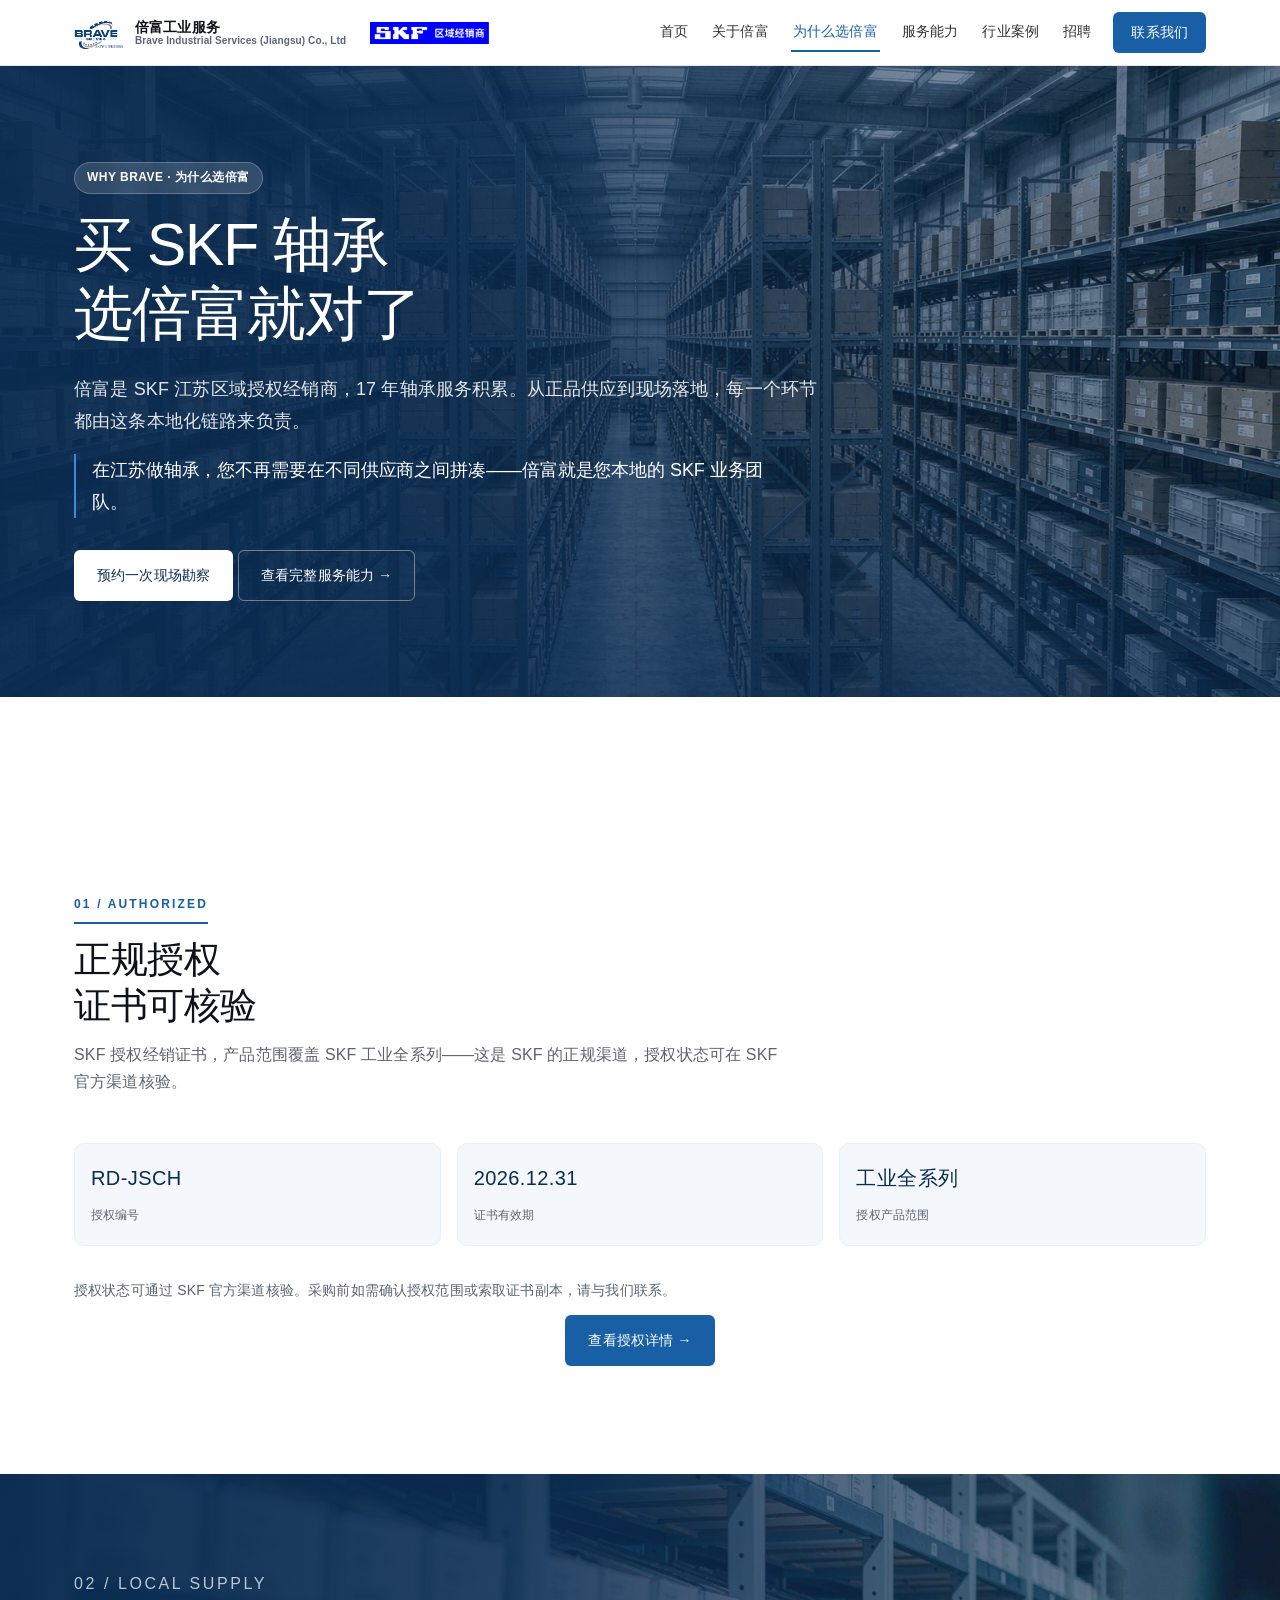
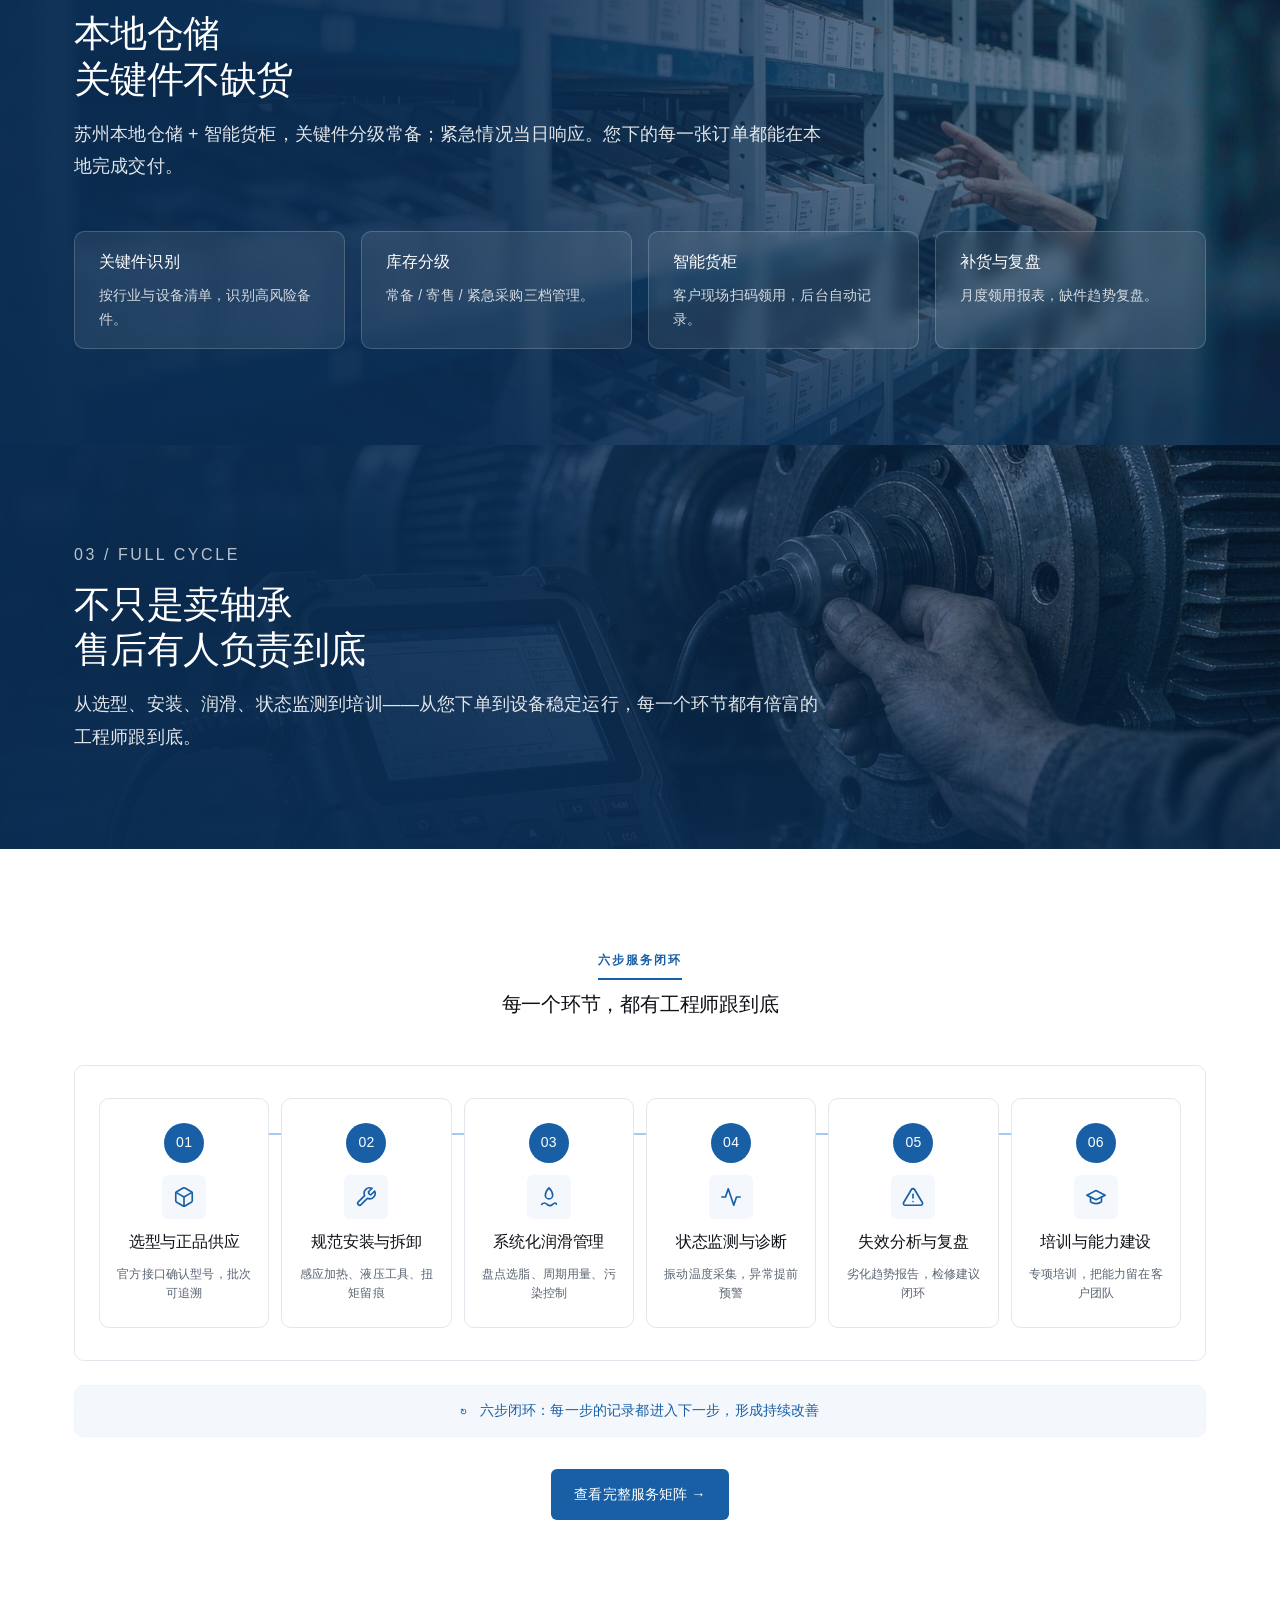
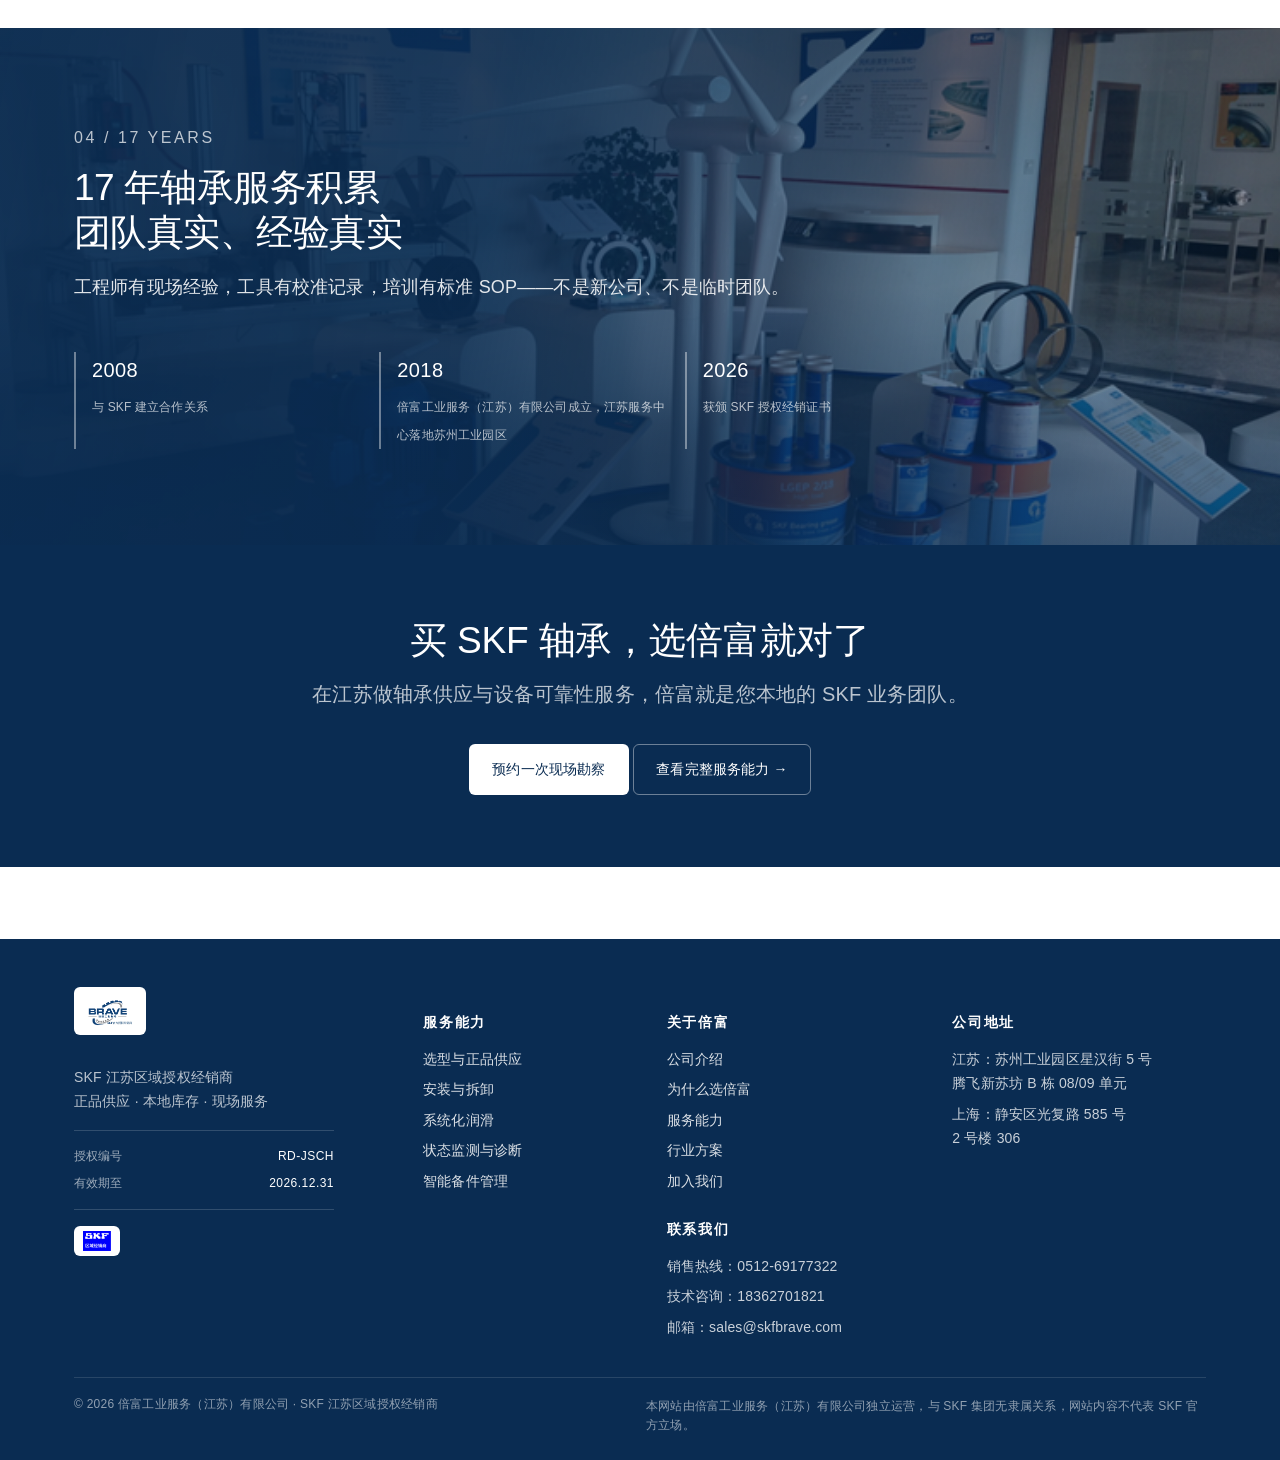
<file: why-us.html>
<!DOCTYPE html>
<html lang="zh-CN">
<head>
  <meta charset="UTF-8" />
  <meta http-equiv="Cache-Control" content="no-cache, no-store, must-revalidate" />
  <meta http-equiv="Pragma" content="no-cache" />
  <meta http-equiv="Expires" content="0" />
  <meta name="viewport" content="width=device-width, initial-scale=1" />
  <title>为什么选倍富 · 买 SKF 轴承，选倍富就对了 | 倍富工业服务</title>
  <meta name="description" content="倍富是 SKF 江苏区域授权经销商。从正品供应到现场落地，每一环节由这条本地化链路负责——买 SKF 轴承，选倍富就对了。" />
  <link rel="icon" type="image/png" href="assets/img/logo.png" />
  <link rel="stylesheet" href="assets/css/styles.css?v=20261021" />
</head>
<body>

<header class="site-header">
  <div class="container">
    <a href="index.html" class="brand">
      <img src="assets/img/logo.png" alt="倍富工业服务" />
      <span class="brand-name">
        <span class="zh">倍富工业服务</span>
        <span class="en">Brave Industrial Services (Jiangsu) Co., Ltd</span>
      </span>
      <img class="header-distributor" src="assets/img/distributor-mark-horizontal.png" alt="SKF 区域经销商" />
    </a>
    <button class="menu-toggle" aria-label="打开导航菜单" type="button" aria-controls="nav" aria-expanded="false">
      <span></span><span></span><span></span>
    </button>
    <nav class="nav" id="nav">
      <a href="index.html">首页</a>
      <a href="about.html">关于倍富</a>
      <a href="why-us.html" class="is-active" aria-current="page">为什么选倍富</a>
      <a href="services.html">服务能力</a>
      <a href="cases.html">行业案例</a>
      <a href="recruit.html">招聘</a>
      <a href="contact.html" class="cta">联系我们</a>
    </nav>
  </div>
</header>

<section class="overlay-hero">
  <div class="oh-media">
    <img src="assets/img/svc-warehouse-aerial.jpg" alt="倍富本地仓储全景" />
  </div>
  <div class="oh-body">
    <div class="container">
      <span class="eyebrow-pill">WHY BRAVE · 为什么选倍富</span>
      <h1>买 SKF 轴承<br/>选倍富就对了</h1>
      <p class="lead">倍富是 SKF 江苏区域授权经销商，17 年轴承服务积累。从正品供应到现场落地，每一个环节都由这条本地化链路来负责。</p>
      <p class="oh-punchline">在江苏做轴承，您不再需要在不同供应商之间拼凑——倍富就是您本地的 SKF 业务团队。</p>
      <div class="actions" style="margin-top: var(--space-6);">
        <a href="contact.html" class="btn btn-primary">预约一次现场勘察</a>
        <a href="services.html" class="btn btn-ghost">查看完整服务能力 →</a>
      </div>
    </div>
  </div>
</section>

<!-- 01 正规授权 -->
<section class="section">
  <div class="container">
    <div class="section-head">
      <span class="eyebrow">01 / AUTHORIZED</span>
      <h2>正规授权<br/>证书可核验</h2>
      <p>SKF 授权经销证书，产品范围覆盖 SKF 工业全系列——这是 SKF 的正规渠道，授权状态可在 SKF 官方渠道核验。</p>
    </div>

    <div class="cert-badges" style="margin-bottom: var(--space-6);">
      <div class="cert-badge-item">
        <b>RD-JSCH</b>
        <span>授权编号</span>
      </div>
      <div class="cert-badge-item">
        <b>2026.12.31</b>
        <span>证书有效期</span>
      </div>
      <div class="cert-badge-item">
        <b>工业全系列</b>
        <span>授权产品范围</span>
      </div>
    </div>
    <p style="color: var(--ink-500); font-size: var(--fs-caption); max-width: 46em;">
      授权状态可通过 SKF 官方渠道核验。采购前如需确认授权范围或索取证书副本，请与我们联系。
    </p>

    <p style="text-align: center;">
      <a href="about.html" class="btn btn-primary" style="background: var(--bf-blue-700); color: #fff;">查看授权详情 →</a>
    </p>
  </div>
</section>

<!-- 02 本地供应 -->
<section class="overlay-panel">
  <div class="op-media">
    <img src="assets/img/svc-supply.jpg" alt="倍富苏州本地仓储 · 轴承货架与批次追溯标签" />
  </div>
  <div class="op-body">
    <div class="container">
      <span class="eyebrow">02 / LOCAL SUPPLY</span>
      <h2>本地仓储<br/>关键件不缺货</h2>
      <p class="lead">苏州本地仓储 + 智能货柜，关键件分级常备；紧急情况当日响应。您下的每一张订单都能在本地完成交付。</p>
      <div class="grid grid-4" style="margin-top: var(--space-7); gap: var(--space-4);">
        <div class="op-card">
          <strong>关键件识别</strong>
          <p>按行业与设备清单，识别高风险备件。</p>
        </div>
        <div class="op-card">
          <strong>库存分级</strong>
          <p>常备 / 寄售 / 紧急采购三档管理。</p>
        </div>
        <div class="op-card">
          <strong>智能货柜</strong>
          <p>客户现场扫码领用，后台自动记录。</p>
        </div>
        <div class="op-card">
          <strong>补货与复盘</strong>
          <p>月度领用报表，缺件趋势复盘。</p>
        </div>
      </div>
    </div>
  </div>
</section>

<!-- 03 全周期服务 — SVG 流程图 -->
<section class="overlay-panel">
  <div class="op-media">
    <img src="assets/img/svc-monitoring.jpg" alt="倍富工程师现场监测电机轴承状态" />
  </div>
  <div class="op-body">
    <div class="container">
      <span class="eyebrow">03 / FULL CYCLE</span>
      <h2>不只是卖轴承<br/>售后有人负责到底</h2>
      <p class="lead">从选型、安装、润滑、状态监测到培训——从您下单到设备稳定运行，每一个环节都有倍富的工程师跟到底。</p>
    </div>
  </div>
</section>

<section class="section">
  <div class="container">
    <div class="section-head" style="text-align:center; max-width: 640px; margin-left:auto; margin-right:auto;">
      <span class="eyebrow">六步服务闭环</span>
      <h2 style="font-size: var(--fs-h3);">每一个环节，都有工程师跟到底</h2>
    </div>

    <div class="lifecycle">
      <div class="lc-step">
        <div class="lc-num">01</div>
        <div class="lc-icon" aria-hidden="true">
          <svg viewBox="0 0 24 24" fill="none" stroke="currentColor" stroke-width="1.8" stroke-linecap="round" stroke-linejoin="round"><path d="M21 16V8a2 2 0 00-1-1.73l-7-4a2 2 0 00-2 0l-7 4A2 2 0 003 8v8a2 2 0 001 1.73l7 4a2 2 0 002 0l7-4A2 2 0 0021 16z"/><polyline points="3.27 6.96 12 12.01 20.73 6.96"/><line x1="12" y1="22.08" x2="12" y2="12"/></svg>
        </div>
        <h4>选型与正品供应</h4>
        <p>官方接口确认型号，批次可追溯</p>
      </div>
      <div class="lc-step">
        <div class="lc-num">02</div>
        <div class="lc-icon" aria-hidden="true">
          <svg viewBox="0 0 24 24" fill="none" stroke="currentColor" stroke-width="1.8" stroke-linecap="round" stroke-linejoin="round"><path d="M14.7 6.3a1 1 0 010 1.4l1.6 1.6a1 1 0 001.4 0l3.77-3.77a6 6 0 01-7.94 7.94l-6.91 6.91a2.12 2.12 0 01-3-3l6.91-6.91a6 6 0 017.94-7.94l-3.76 3.76z"/></svg>
        </div>
        <h4>规范安装与拆卸</h4>
        <p>感应加热、液压工具、扭矩留痕</p>
      </div>
      <div class="lc-step">
        <div class="lc-num">03</div>
        <div class="lc-icon" aria-hidden="true">
          <svg viewBox="0 0 24 24" fill="none" stroke="currentColor" stroke-width="1.8" stroke-linecap="round" stroke-linejoin="round"><path d="M12 2s4 4 4 8a4 4 0 01-8 0c0-4 4-8 4-8z"/><path d="M4 20c2-2 4-2 6 0s4 2 6 0 4-2 4 0"/></svg>
        </div>
        <h4>系统化润滑管理</h4>
        <p>盘点选脂、周期用量、污染控制</p>
      </div>
      <div class="lc-step">
        <div class="lc-num">04</div>
        <div class="lc-icon" aria-hidden="true">
          <svg viewBox="0 0 24 24" fill="none" stroke="currentColor" stroke-width="1.8" stroke-linecap="round" stroke-linejoin="round"><path d="M22 12h-4l-3 9L9 3l-3 9H2"/></svg>
        </div>
        <h4>状态监测与诊断</h4>
        <p>振动温度采集，异常提前预警</p>
      </div>
      <div class="lc-step">
        <div class="lc-num">05</div>
        <div class="lc-icon" aria-hidden="true">
          <svg viewBox="0 0 24 24" fill="none" stroke="currentColor" stroke-width="1.8" stroke-linecap="round" stroke-linejoin="round"><path d="M10.29 3.86L1.82 18a2 2 0 001.71 3h16.94a2 2 0 001.71-3L13.71 3.86a2 2 0 00-3.42 0z"/><line x1="12" y1="9" x2="12" y2="13"/><line x1="12" y1="17" x2="12.01" y2="17"/></svg>
        </div>
        <h4>失效分析与复盘</h4>
        <p>劣化趋势报告，检修建议闭环</p>
      </div>
      <div class="lc-step">
        <div class="lc-num">06</div>
        <div class="lc-icon" aria-hidden="true">
          <svg viewBox="0 0 24 24" fill="none" stroke="currentColor" stroke-width="1.8" stroke-linecap="round" stroke-linejoin="round"><path d="M22 10L12 5 2 10l10 5 10-5z"/><path d="M6 12v5c3 3 9 3 12 0v-5"/></svg>
        </div>
        <h4>培训与能力建设</h4>
        <p>专项培训，把能力留在客户团队</p>
      </div>
    </div>
    <div class="lc-loop">
      <span aria-hidden="true">↻</span>
      <span>六步闭环：每一步的记录都进入下一步，形成持续改善</span>
    </div>

    <p style="margin-top: var(--space-6); text-align: center;">
      <a href="services.html" class="btn btn-primary" style="background: var(--bf-blue-700); color: #fff;">查看完整服务矩阵 →</a>
    </p>
  </div>
</section>

<!-- 04 17 年积累 -->
<section class="overlay-panel">
  <div class="op-media">
    <img src="assets/img/hero-1.png" alt="倍富代理的 SKF 工业生态：轴承、风电、润滑脂、专业工具" />
  </div>
  <div class="op-body">
    <div class="container">
      <span class="eyebrow">04 / 17 YEARS</span>
      <h2>17 年轴承服务积累<br/>团队真实、经验真实</h2>
      <p class="lead">工程师有现场经验，工具有校准记录，培训有标准 SOP——不是新公司、不是临时团队。</p>
      <div class="grid grid-3" style="margin-top: var(--space-7); gap: var(--space-4); max-width: 900px;">
        <div class="op-stat">
          <b>2008</b>
          <span>与 SKF 建立合作关系</span>
        </div>
        <div class="op-stat">
          <b>2018</b>
          <span>倍富工业服务（江苏）有限公司成立，江苏服务中心落地苏州工业园区</span>
        </div>
        <div class="op-stat">
          <b>2026</b>
          <span>获颁 SKF 授权经销证书</span>
        </div>
      </div>
    </div>
  </div>
</section>

<!-- 落点 -->
<section class="section dark tight">
  <div class="container" style="text-align:center;">
    <h2 style="font-size: var(--fs-h2); letter-spacing: -0.005em;">买 SKF 轴承，选倍富就对了</h2>
    <p style="color: rgba(255,255,255,.72); margin-top: var(--space-3); max-width: 680px; margin-left: auto; margin-right: auto; font-size: var(--fs-h3);">
      在江苏做轴承供应与设备可靠性服务，倍富就是您本地的 SKF 业务团队。
    </p>
    <div class="actions" style="justify-content: center; margin-top: var(--space-6);">
      <a href="contact.html" class="btn btn-primary">预约一次现场勘察</a>
      <a href="services.html" class="btn btn-ghost">查看完整服务能力 →</a>
    </div>
  </div>
</section>

<footer class="site-footer">
  <div class="container">
    <div class="footer-grid">
      <div class="footer-col footer-brand">
        <div class="footer-logo-wrap"><img src="assets/img/logo.png" alt="倍富" /></div>
        <p class="footer-tagline">SKF 江苏区域授权经销商<br/>正品供应 · 本地库存 · 现场服务</p>
        <div class="footer-cert">
          <div class="footer-cert-row"><span>授权编号</span><b>RD-JSCH</b></div>
          <div class="footer-cert-row"><span>有效期至</span><b>2026.12.31</b></div>
        </div>
        <div class="footer-distributor"><img src="assets/img/distributor-mark-vertical.png" alt="SKF 区域经销商标识" /></div>
      </div>
      <div class="footer-col">
        <h5>服务能力</h5>
        <ul>
          <li><a href="services.html#supply">选型与正品供应</a></li>
          <li><a href="services.html#install">安装与拆卸</a></li>
          <li><a href="services.html#lubrication">系统化润滑</a></li>
          <li><a href="services.html#monitoring">状态监测与诊断</a></li>
          <li><a href="services.html#spares">智能备件管理</a></li>
        </ul>
      </div>
      <div class="footer-col">
        <h5>关于倍富</h5>
        <ul>
          <li><a href="about.html">公司介绍</a></li>
          <li><a href="why-us.html">为什么选倍富</a></li>
          <li><a href="services.html">服务能力</a></li>
          <li><a href="cases.html">行业方案</a></li>
          <li><a href="recruit.html">加入我们</a></li>
        </ul>
        <h5 style="margin-top: var(--space-5);">联系我们</h5>
        <ul>
          <li>销售热线：0512-69177322</li>
          <li>技术咨询：18362701821</li>
          <li>邮箱：sales@skfbrave.com</li>
        </ul>
      </div>
      <div class="footer-col">
        <h5>公司地址</h5>
        <ul>
          <li>江苏：苏州工业园区星汉街 5 号<br/>腾飞新苏坊 B 栋 08/09 单元</li>
          <li>上海：静安区光复路 585 号<br/>2 号楼 306</li>
        </ul>
      </div>
    </div>
    <div class="footer-meta">
      <span>&copy; 2026 倍富工业服务（江苏）有限公司 &middot; SKF 江苏区域授权经销商</span>
      <span class="footer-disclaimer">本网站由倍富工业服务（江苏）有限公司独立运营，与 SKF 集团无隶属关系，网站内容不代表 SKF 官方立场。</span>
    </div>
  </div>
</footer>

  <script src="https://trtc.io/knocket-sdk/sdk.js?identifier=155f077a337d958ac4&v=1792134145020" async></script>
  <script src="assets/js/site.js?v=20261021" defer></script>
</body>
</html>
</file>
<file: assets/css/styles.css>
/* =========================================================
   倍富工业服务（江苏）有限公司官网 — 设计系统
   基线：倍富深蓝主色 + SKF蓝证据色 + 白/冷灰 + 工业橙强调
   ========================================================= */

:root {
  /* 主色 */
  --bf-blue-900: #0a2c52;
  --bf-blue-700: #185fa5;
  --bf-blue-500: #378add;
  --bf-blue-100: #e6f1fb;
  --bf-blue-50:  #f4f8fd;

  /* SKF 蓝（仅用于授权证据展示，不用于大面积品牌色） */
  --skf-blue: #0c447c;

  /* 中性 */
  --ink-900: #0e1116;
  --ink-700: #2c333d;
  --ink-500: #5b6472;
  --ink-300: #a4abba;
  --paper: #ffffff;
  --paper-2: #fafbfc;
  --paper-3: #f1f3f6;
  --line: #e3e6ec;

  /* 强调（仅用于风险/异常/行动） */
  --accent-700: #ba7517;
  --accent-500: #ef9f27;
  --accent-100: #faeeda;
  --danger-700: #a32d2d;
  --danger-100: #fcebeb;

  /* 尺度 */
  --r-sm: 6px;
  --r-md: 10px;
  --r-lg: 14px;
  --r-xl: 20px;

  --space-1: 4px;
  --space-2: 8px;
  --space-3: 12px;
  --space-4: 16px;
  --space-5: 24px;
  --space-6: 32px;
  --space-7: 48px;
  --space-8: 72px;
  --space-9: 96px;

  --max-w: 1180px;
  --shadow-sm: 0 1px 2px rgba(10,44,82,.06);
  --shadow-md: 0 4px 16px rgba(10,44,82,.08);

  --font-cn: "PingFang SC", "Microsoft YaHei", "Hiragino Sans GB",
    -apple-system, BlinkMacSystemFont, "Segoe UI", "Helvetica Neue",
    Arial, sans-serif;
  --font-en: "Inter", "Helvetica Neue", Arial, system-ui, sans-serif;
  --font-mono: "SFMono-Regular", Menlo, Consolas, monospace;

  /* ===== 字级体系（7 级硬约束，禁止随手写任意字号） ===== */
  --fs-h1: clamp(36px, 4.6vw, 60px);
  --fs-h2: clamp(26px, 2.9vw, 38px);
  --fs-h3: 20px;
  --fs-lead: 18px;
  --fs-body: 16px;
  --fs-caption: 14px;
  --fs-label: 12px;

  /* ===== 区块留白节奏（区分首屏后 / 常规 / 密集） ===== */
  --section-pad-lg: 96px;
  --section-pad-md: 72px;
  --section-pad-sm: 48px;

  /* ===== 动效（统一节奏） ===== */
  --ease: cubic-bezier(.4, 0, .2, 1);
  --t-fast: .2s var(--ease);
  --t-mid: .4s var(--ease);
}

@media (max-width: 1100px) {
  :root { --section-pad-lg: 72px; --section-pad-md: 56px; --section-pad-sm: 40px; }
}
@media (max-width: 620px) {
  :root { --section-pad-lg: 48px; --section-pad-md: 40px; --section-pad-sm: 32px; }
}

/* -------- Reset & Base -------- */
*, *::before, *::after { box-sizing: border-box; }
html { -webkit-text-size-adjust: 100%; scroll-behavior: smooth; }
body {
  margin: 0;
  font-family: var(--font-cn);
  font-size: var(--fs-body);
  line-height: 1.8;
  color: var(--ink-900);
  background: var(--paper);
  -webkit-font-smoothing: antialiased;
  -moz-osx-font-smoothing: grayscale;
  letter-spacing: 0.01em;
  text-rendering: optimizeLegibility;
}
img { display: block; max-width: 100%; height: auto; }
a { color: var(--bf-blue-700); text-decoration: none; transition: color var(--t-fast); }
a:hover { color: var(--bf-blue-900); }
h1,h2,h3,h4 {
  font-weight: 500; line-height: 1.25;
  color: var(--ink-900); margin: 0;
  letter-spacing: -0.01em;
}
h1 { font-weight: 500; letter-spacing: -0.02em; }
p { margin: 0 0 var(--space-3); }
ul { margin: 0; padding-left: 1.2em; }

/* -------- Image utilities -------- */
.media {
  display: block;
  width: 100%;
  height: auto;
  aspect-ratio: 16 / 9;
  object-fit: cover;
  background: var(--paper-2);
  border-radius: var(--r-md);
}
/* ===== 图片系统：三种规格（对标跨国 B2B 视觉规范） ===== */
/* ① 全宽出血图：21:9 超宽横幅，用于板块头图 */
.img-full {
  display: block; width: 100%;
  aspect-ratio: 21 / 9;
  object-fit: cover;
  border-radius: var(--r-lg);
  background: var(--paper-2);
}
/* ② 内容卡片图：4:3，用于能力矩阵 / 三支柱 */
.img-card {
  display: block; width: 100%;
  aspect-ratio: 4 / 3;
  object-fit: cover;
  border-radius: var(--r-md);
  background: var(--paper-2);
  transition: transform var(--t-mid), box-shadow var(--t-mid);
}
/* ③ 双栏竖幅图：3:4，用于图文左右分栏 */
.img-split {
  display: block; width: 100%;
  aspect-ratio: 3 / 4;
  object-fit: cover;
  border-radius: var(--r-md);
  background: var(--paper-2);
}
/* 卡片悬停：图片微放大 + 卡片浮起 */
.card-hover { transition: transform var(--t-fast), box-shadow var(--t-fast); }
.card-hover:hover { transform: translateY(-4px); box-shadow: var(--shadow-md); }
.card-hover:hover .img-card { transform: scale(1.03); }
.media-fixed {
  display: block;
  width: 100%;
  aspect-ratio: 16 / 9;
  object-fit: cover;
  object-position: center;
  border-radius: var(--r-md);
  background: var(--paper-2);
}
.media-cert {
  display: block;
  width: auto;
  max-width: 100%;
  max-height: 480px;
  height: auto;
  object-fit: contain;
  border-radius: var(--r-sm);
}
.media-caption {
  font-size: var(--fs-caption);
  color: var(--ink-500);
  margin-top: var(--space-2);
  text-align: left;
}

.container {
  max-width: var(--max-w);
  margin: 0 auto;
  padding: 0 var(--space-5);
}

/* -------- Header / Nav -------- */
.site-header {
  position: sticky; top: 0; z-index: 50;
  background: rgba(255,255,255,.92);
  backdrop-filter: saturate(180%) blur(8px);
  -webkit-backdrop-filter: saturate(180%) blur(8px);
  border-bottom: 1px solid var(--line);
}
.site-header .container {
  display: flex; align-items: center; justify-content: space-between;
  padding-top: var(--space-3); padding-bottom: var(--space-3);
  gap: var(--space-5);
}
.brand { display: flex; align-items: center; gap: var(--space-3); text-decoration: none; min-width: 0; flex-shrink: 0; }
.brand > img:first-child { height: 36px; width: auto; flex-shrink: 0; }
.brand-name {
  display: flex; flex-direction: column; line-height: 1.15;
  color: var(--ink-900); font-weight: 600; white-space: nowrap; min-width: 0;
}
.brand-name .zh { font-size: var(--fs-caption); }
.brand-name .en { font-size: 10px; color: var(--ink-500); letter-spacing: .01em; }
.nav { display: flex; gap: 20px; align-items: center; flex-shrink: 0; }
.nav a {
  color: var(--ink-700); font-size: var(--fs-caption); font-weight: 500;
  padding: 6px 2px; border-bottom: 2px solid transparent;
  white-space: nowrap;
  transition: color var(--t-fast), border-color var(--t-fast);
}
.nav a:hover, .nav a.is-active {
  color: var(--bf-blue-700); border-bottom-color: var(--bf-blue-700);
}
.nav .cta {
  background: var(--bf-blue-700); color: #fff !important;
  padding: 8px 18px; border-radius: var(--r-sm); border: 0;
  font-weight: 500;
}
.nav .cta:hover { background: var(--bf-blue-900); border-color: transparent; }

.menu-toggle { display: none; background: none; border: 0; padding: 11px; width: 44px; height: 44px; flex-shrink: 0; cursor: pointer; }
.menu-toggle span { display: block; width: 22px; height: 2px; background: var(--ink-900); margin: 4px 0; }

/* -------- Hero -------- */
.hero {
  position: relative;
  background: linear-gradient(135deg, var(--bf-blue-900) 0%, var(--bf-blue-700) 100%);
  color: #fff; overflow: hidden;
  padding: var(--space-9) 0 var(--space-8);
}
.hero::after {
  content: ""; position: absolute; inset: 0;
  background: radial-gradient(80% 60% at 80% 20%, rgba(255,255,255,.06) 0%, transparent 60%);
  pointer-events: none;
}
.hero .container { position: relative; z-index: 1; }
.hero h1 {
  font-size: var(--fs-h1);
  color: #fff; line-height: 1.15; max-width: 880px;
  margin-bottom: var(--space-4);
}
.hero .lead {
  font-size: var(--fs-lead);
  color: rgba(255,255,255,.85); max-width: 720px; margin-bottom: var(--space-4);
}
.hero .lead-punchline {
  font-size: var(--fs-h3);
  color: #fff; max-width: 720px;
  margin-bottom: var(--space-6);
  font-weight: 500; letter-spacing: 0.005em;
  line-height: 1.5;
  padding-left: 14px;
  border-left: 3px solid var(--accent-500);
}
.hero .actions { display: flex; gap: var(--space-3); flex-wrap: wrap; }
.btn {
  display: inline-flex; align-items: center; gap: 8px;
  padding: 12px 22px; border-radius: var(--r-sm);
  font-weight: 500; font-size: var(--fs-caption); cursor: pointer; border: 1px solid transparent;
  transition: all .15s; text-decoration: none;
}
.btn-primary { background: var(--bf-blue-700); color: #fff; }
.btn-primary:hover { background: var(--bf-blue-900); color: #fff; }
.dark .btn-primary, .overlay-panel .btn-primary, .page-hero .btn-primary, .hero .btn-primary, .overlay-hero .btn-primary, .home-hero .btn-primary {
  background: #fff; color: var(--bf-blue-900);
}
.dark .btn-primary:hover, .overlay-panel .btn-primary:hover, .page-hero .btn-primary:hover, .hero .btn-primary:hover, .overlay-hero .btn-primary:hover, .home-hero .btn-primary:hover {
  background: var(--bf-blue-100); color: var(--bf-blue-900);
}
.btn-ghost { background: transparent; color: #fff; border-color: rgba(255,255,255,.4); }
.btn-ghost:hover { background: rgba(255,255,255,.08); color: #fff; }

/* -------- Section -------- */
.section { padding: var(--space-9) 0; }
.section.tight { padding: var(--space-8) 0; }
.section.band { background: var(--paper-2); }
.section.dark { background: var(--bf-blue-900); color: rgba(255,255,255,.92); }
.section.dark h2 { color: #fff; }

.section-head { margin-bottom: var(--space-7); max-width: 720px; }
.section-head h2 { font-size: var(--fs-h2); margin-bottom: var(--space-3); letter-spacing: -0.012em; }
.section-head .eyebrow {
  display: inline-block;
  font-size: var(--fs-label); letter-spacing: .18em; text-transform: uppercase;
  color: var(--bf-blue-700); font-weight: 600;
  padding-bottom: 6px; border-bottom: 2px solid var(--bf-blue-700);
  margin-bottom: var(--space-3);
}
.section-head p { color: var(--ink-500); font-size: var(--fs-body); line-height: 1.7; }

/* -------- Grid -------- */
.grid { display: grid; gap: var(--space-5); }
.grid-3 { grid-template-columns: repeat(3, minmax(0, 1fr)); }
.grid-2 { grid-template-columns: repeat(2, minmax(0, 1fr)); }
.grid-4 { grid-template-columns: repeat(4, minmax(0, 1fr)); }
@media (max-width: 900px) {
  .grid-3, .grid-2, .grid-4 { grid-template-columns: 1fr; }
}

/* -------- Card -------- */
.card {
  background: var(--paper); border: 1px solid var(--line);
  border-radius: var(--r-md); padding: var(--space-5);
  transition: all .2s;
}
.card:hover { box-shadow: var(--shadow-md); border-color: var(--bf-blue-100); }
.card .icon {
  width: 44px; height: 44px; border-radius: var(--r-sm);
  background: var(--bf-blue-50); color: var(--bf-blue-700);
  display: flex; align-items: center; justify-content: center;
  font-size: var(--fs-h3); font-weight: 600; margin-bottom: var(--space-3);
}
.card h3 { font-size: var(--fs-lead); margin-bottom: var(--space-2); color: var(--ink-900); letter-spacing: -0.005em; }
.card p { color: var(--ink-500); font-size: var(--fs-caption); margin: 0; line-height: 1.7; }
.card.is-accent { border-color: var(--accent-500); background: var(--accent-100); }
.card.is-accent .icon { background: #fff; color: var(--accent-700); }

/* -------- Capability card (SVG icon + number) -------- */
.cap-num {
  display: block;
  font-size: var(--fs-label); color: var(--bf-blue-700);
  font-weight: 600; letter-spacing: 0.14em;
  margin-bottom: var(--space-3);
}
.cap-icon {
  display: inline-flex; align-items: center; justify-content: center;
  width: 52px; height: 52px;
  border-radius: var(--r-md);
  background: var(--bf-blue-50);
  color: var(--bf-blue-700);
  margin-bottom: var(--space-3);
  transition: all .2s;
}
.cap-icon svg { width: 28px; height: 28px; stroke-width: 1.6; }
.card:hover .cap-icon {
  background: var(--bf-blue-700); color: #fff;
}

/* -------- Comparison Table -------- */
.cmp {
  border: 1px solid var(--line); border-radius: var(--r-md);
  overflow: hidden; background: var(--paper);
}
.cmp-row { display: grid; grid-template-columns: 1.2fr 1fr 1fr; }
.cmp-row + .cmp-row { border-top: 1px solid var(--line); }
.cmp-cell { padding: var(--space-4) var(--space-5); font-size: var(--fs-caption); }
.cmp-row.head .cmp-cell {
  background: var(--bf-blue-900); color: #fff; font-weight: 600;
}
.cmp-cell.dim { background: var(--paper-3); color: var(--ink-500); }
.cmp-cell.good { background: var(--bf-blue-50); color: var(--ink-900); }
.cmp-cell .ok { color: var(--bf-blue-700); font-weight: 600; }
.cmp-cell .no { color: var(--ink-300); }
@media (max-width: 700px) {
  .cmp-row { grid-template-columns: 1fr; }
  .cmp-row.head { display: none; }
  .cmp-cell::before { content: attr(data-label); display: block; font-weight: 600; color: var(--bf-blue-700); margin-bottom: 4px; font-size: var(--fs-label); }
  .cmp-cell:first-child::before { content: ""; }
}

/* -------- Timeline -------- */
.timeline { position: relative; padding-left: 32px; }
.timeline::before {
  content: ""; position: absolute; left: 6px; top: 6px; bottom: 6px;
  width: 2px;
  background: linear-gradient(180deg, var(--bf-blue-700) 0%, var(--bf-blue-300) 60%, var(--bf-blue-100) 100%);
}
.timeline-item { position: relative; padding-bottom: var(--space-6); }
.timeline-item:last-child { padding-bottom: 0; }
.timeline-item::before {
  content: ""; position: absolute;
  left: -32px; top: 6px;
  width: 14px; height: 14px; border-radius: 50%;
  background: var(--bf-blue-700);
  border: 3px solid #fff;
  box-shadow: 0 0 0 2px var(--bf-blue-100);
}
.timeline-item .year {
  display: block;
  font-size: var(--fs-h3); font-weight: 700;
  color: var(--bf-blue-900);
  letter-spacing: -0.01em;
  line-height: 1;
  margin-bottom: 8px;
  font-family: var(--font-mono);
}
.timeline-item .text {
  font-size: var(--fs-caption);
  color: var(--ink-700);
  line-height: 1.65;
}

/* -------- Service Anchor Section -------- */
.service-anchor { scroll-margin-top: 80px; padding: var(--space-7) 0; border-bottom: 1px solid var(--line); }
.service-anchor:last-child { border-bottom: 0; }
.service-anchor .label-num {
  font-size: var(--fs-label); color: var(--bf-blue-700); font-weight: 600; letter-spacing: .14em;
}
.service-anchor h3 { font-size: var(--fs-h2); margin: var(--space-2) 0 var(--space-4); letter-spacing: -0.008em; }
.service-anchor .three-col { display: grid; grid-template-columns: repeat(3, 1fr); gap: var(--space-5); }
@media (max-width: 800px) { .service-anchor .three-col { grid-template-columns: 1fr; } }
.service-anchor h4 { font-size: var(--fs-caption); color: var(--bf-blue-700); margin-bottom: var(--space-2); font-weight: 600; letter-spacing: 0.04em; }
.service-anchor .three-col p { font-size: var(--fs-caption); color: var(--ink-700); line-height: 1.75; }

/* -------- Cert Card -------- */
.cert-card {
  display: grid; grid-template-columns: 1.4fr 1fr; gap: var(--space-6);
  background: var(--paper); border: 1px solid var(--line); border-radius: var(--r-md);
  padding: var(--space-6);
}
@media (max-width: 800px) { .cert-card { grid-template-columns: 1fr; } }
.cert-card .cert-img {
  border: 1px solid var(--line); border-radius: var(--r-sm);
  background: var(--paper-2); padding: var(--space-3);
  display: flex; align-items: center; justify-content: center;
}
.cert-card .cert-img img { max-height: 360px; width: auto; }
.cert-facts { display: grid; gap: var(--space-3); align-content: center; }
.cert-fact {
  border-left: 3px solid var(--bf-blue-700);
  padding-left: var(--space-3);
}
.cert-fact .label { font-size: var(--fs-label); color: var(--ink-500); letter-spacing: .1em; text-transform: uppercase; }
.cert-fact .value { font-size: var(--fs-h3); font-weight: 700; color: var(--ink-900); letter-spacing: -0.005em; }

/* -------- Industry Case Card -------- */
.industry-card {
  background: var(--paper);
  border: 1px solid var(--line);
  border-radius: var(--r-md);
  padding: var(--space-6);
  transition: box-shadow .2s;
}
.industry-card:hover { box-shadow: var(--shadow-md); }
.industry-head {
  display: flex; align-items: center; gap: var(--space-3);
  padding-bottom: var(--space-4);
  border-bottom: 1px solid var(--line);
  margin-bottom: var(--space-5);
}
.industry-head h2 {
  font-size: var(--fs-h3); margin: 0;
  letter-spacing: -0.005em;
  flex: 1;
}
.industry-tagline {
  flex-basis: 100%;
  margin: 4px 0 0;
  color: var(--ink-500);
  font-size: var(--fs-caption);
  line-height: 1.65;
}
.industry-grid {
  display: grid;
  grid-template-columns: 1fr 1fr 1fr;
  gap: var(--space-5);
}
@media (max-width: 900px) { .industry-grid { grid-template-columns: 1fr; } }
.industry-grid h4 {
  font-size: var(--fs-caption);
  color: var(--bf-blue-700);
  font-weight: 600;
  letter-spacing: 0.08em;
  margin: 0 0 var(--space-3);
  text-transform: uppercase;
}
.industry-grid ul {
  list-style: none; padding: 0; margin: 0;
  color: var(--ink-700);
  font-size: var(--fs-caption);
  line-height: 1.85;
}
.industry-grid li {
  padding-left: 16px;
  position: relative;
  margin-bottom: 4px;
}
.industry-grid li::before {
  content: ""; position: absolute;
  left: 0; top: 11px;
  width: 6px; height: 1px;
  background: var(--bf-blue-700);
}
.industry-grid .data-list li {
  padding-left: 0;
  margin-bottom: var(--space-3);
  padding-bottom: var(--space-3);
  border-bottom: 1px dashed var(--line);
}
.industry-grid .data-list li:last-child { border-bottom: 0; margin-bottom: 0; padding-bottom: 0; }
.industry-grid .data-list li::before { display: none; }
.industry-grid .data-list strong {
  color: var(--accent-700);
  font-weight: 700;
  background: var(--accent-100);
  padding: 1px 6px;
  border-radius: 4px;
  font-size: var(--fs-caption);
}
.industry-foot {
  margin-top: var(--space-5);
  padding-top: var(--space-4);
  border-top: 1px solid var(--line);
  background: var(--bf-blue-50);
  margin-left: calc(-1 * var(--space-6));
  margin-right: calc(-1 * var(--space-6));
  margin-bottom: calc(-1 * var(--space-6));
  padding-left: var(--space-6);
  padding-right: var(--space-6);
  padding-bottom: var(--space-6);
  border-radius: 0 0 var(--r-md) var(--r-md);
}
.industry-foot h4 {
  font-size: var(--fs-label); color: var(--bf-blue-700);
  font-weight: 600; letter-spacing: 0.08em;
  margin: 0 0 8px;
  text-transform: uppercase;
}
.industry-foot p {
  font-size: var(--fs-caption);
  color: var(--ink-700);
  line-height: 1.75;
  margin: 0;
}

/* -------- Hero (image background variant) -------- */
/* -------- Hero：SKF 式全屏沉浸视频首屏 -------- */
.hero.hero-video {
  position: relative;
  height: 100vh;
  padding: 0;
  overflow: hidden;
  display: flex;
  align-items: center;
  justify-content: center;
}
.hero.hero-video .hero-video-el {
  width: 100%;
  height: 100%;
  object-fit: contain;        /* 完整显示不裁切：保证视频画面一字不差全部可见 */
  object-position: center center;
  display: block;
}
/* 授权徽章：视频右上角浮动 */
.hero.hero-video .cert-badge { z-index: 3; }
/* 声音开关按钮 */
.video-sound-toggle {
  position: absolute;
  right: var(--space-5);
  bottom: var(--space-5);
  z-index: 4;
  display: inline-flex;
  align-items: center;
  gap: 8px;
  padding: 8px 14px;
  border-radius: 999px;
  border: 1px solid rgba(255,255,255,.4);
  background: rgba(0,0,0,.45);
  color: #fff;
  font-size: var(--fs-caption);
  cursor: pointer;
  backdrop-filter: blur(4px);
  -webkit-backdrop-filter: blur(4px);
}
.video-sound-toggle:hover { background: rgba(0,0,0,.65); }
/* 向下滚动提示 */
.scroll-hint {
  position: absolute;
  left: 50%;
  bottom: var(--space-5);
  transform: translateX(-50%);
  z-index: 4;
  display: flex;
  flex-direction: column;
  align-items: center;
  gap: 4px;
  color: #fff;
  font-size: var(--fs-caption);
  text-decoration: none;
  opacity: .85;
  text-shadow: 0 1px 4px rgba(0,0,0,.6);
}
.scroll-arrow { animation: scrollBounce 1.8s infinite; font-size: var(--fs-lead); line-height: 1; }
@keyframes scrollBounce { 0%,100% { transform: translateY(0); } 50% { transform: translateY(6px); } }

/* -------- 视频下方品牌主张 -------- */

/* -------- Lifecycle infographic (SVG process) -------- */
.lifecycle {
  display: block;
  margin-top: var(--space-5);
  background: var(--paper);
  border: 1px solid var(--line);
  border-radius: var(--r-md);
  padding: var(--space-6) var(--space-5);
  overflow-x: auto;
}
.lifecycle svg {
  display: block;
  width: 100%;
  min-width: 720px;
  height: auto;
}

/* -------- Two-entity relationship (parent → child) -------- */
.relation-flow {
  display: flex;
  align-items: center;
  justify-content: center;
  gap: var(--space-4);
  margin: var(--space-6) auto 0;
  padding: var(--space-4) var(--space-5);
  background: var(--bf-blue-50);
  border-radius: var(--r-md);
  max-width: 720px;
  font-size: var(--fs-caption);
  color: var(--ink-700);
}
.relation-flow .entity {
  display: inline-flex; align-items: center; gap: 8px;
  padding: 6px 14px; border-radius: 999px;
  background: #fff; font-weight: 600;
  border: 1px solid var(--bf-blue-100);
  color: var(--bf-blue-900);
}
.relation-flow .arrow {
  display: inline-flex; align-items: center; gap: 0;
  color: var(--bf-blue-700);
}
.relation-flow .arrow svg { width: 32px; height: 16px; }
.relation-flow .label {
  font-size: var(--fs-label);
  color: var(--ink-500);
  letter-spacing: 0.04em;
}

/* -------- Cases Hero (full-width image background) -------- */
.cases-hero {
  position: relative;
  color: #fff;
  padding: var(--space-9) 0 var(--space-8);
  overflow: hidden;
}
.cases-hero-bg {
  position: absolute; inset: 0;
  z-index: 0;
}
.cases-hero-bg img {
  width: 100%; height: 100%;
  object-fit: cover;
  display: block;
}
.cases-hero-bg::after {
  content: ""; position: absolute; inset: 0;
  background: linear-gradient(135deg, rgba(10,44,82,.92) 0%, rgba(24,95,165,.78) 100%);
}
.cases-hero .container { position: relative; z-index: 1; }
.cases-hero h1 {
  font-size: var(--fs-h1);
  color: #fff;
  line-height: 1.15;
  max-width: 880px;
  margin: var(--space-4) 0;
}
.cases-hero .lead {
  font-size: var(--fs-lead);
  color: rgba(255,255,255,.85);
  max-width: 720px;
  margin-bottom: var(--space-4);
}
.cases-hero .lead-punchline {
  font-size: var(--fs-h3);
  color: #fff;
  max-width: 720px;
  margin-bottom: var(--space-6);
  font-weight: 500;
  letter-spacing: 0.005em;
  line-height: 1.5;
  padding-left: 14px;
  border-left: 3px solid var(--accent-500);
}

/* -------- Hero Cert Badge (floating on hero) -------- */
.cert-badge {
  position: absolute;
  top: var(--space-5);
  right: var(--space-5);
  display: flex;
  align-items: center;
  gap: 12px;
  padding: 10px 16px 10px 12px;
  background: rgba(255,255,255,.95);
  border-radius: var(--r-md);
  box-shadow: 0 4px 24px rgba(10,44,82,.18);
  border: 1px solid rgba(255,255,255,.6);
  backdrop-filter: saturate(180%) blur(8px);
  -webkit-backdrop-filter: saturate(180%) blur(8px);
  z-index: 2;
}
.cert-badge-icon {
  width: 36px; height: 36px;
  background: var(--bf-blue-700);
  color: #fff;
  border-radius: 50%;
  display: flex; align-items: center; justify-content: center;
  flex-shrink: 0;
}
.cert-badge-text { display: flex; flex-direction: column; line-height: 1.2; }
.cert-badge-text .top {
  font-size: var(--fs-label);
  letter-spacing: 0.14em;
  text-transform: uppercase;
  color: var(--ink-500);
  font-weight: 600;
  margin-bottom: 2px;
}
.cert-badge-text .num {
  font-size: var(--fs-caption);
  font-weight: 700;
  color: var(--bf-blue-900);
  letter-spacing: 0.04em;
  font-family: var(--font-mono);
}
@media (max-width: 760px) {
  .cert-badge { top: var(--space-3); right: var(--space-3); padding: 8px 12px; }
  .cert-badge-icon { width: 28px; height: 28px; }
  .cert-badge-text .top { font-size: var(--fs-label); }
  .cert-badge-text .num { font-size: var(--fs-label); }
}

/* -------- Cert Strip (full-width proof bar below hero) -------- */
.cert-strip {
  background: linear-gradient(180deg, var(--bf-blue-50) 0%, #eef4fb 100%);
  border-bottom: 1px solid var(--bf-blue-100);
  padding: var(--space-5) 0;
}
.cert-strip .container {
  display: flex; align-items: center; gap: var(--space-6);
}
.cert-strip .cert-thumb {
  width: 96px; height: 70px;
  border: 1px solid var(--bf-blue-100);
  border-radius: var(--r-sm);
  background: #fff;
  padding: 4px;
  display: flex; align-items: center; justify-content: center;
  flex-shrink: 0;
  box-shadow: 0 2px 8px rgba(10,44,82,.06);
}
.cert-strip .cert-thumb img {
  width: 100%; height: 100%;
  object-fit: contain;
  display: block;
}
.cert-strip .cert-info {
  flex: 1;
  display: flex;
  align-items: center;
  gap: var(--space-7);
  flex-wrap: wrap;
}
.cert-strip .item .label {
  display: block;
  font-size: var(--fs-label);
  color: var(--ink-500);
  letter-spacing: 0.1em;
  text-transform: uppercase;
  margin-bottom: 4px;
  font-weight: 500;
}
.cert-strip .item .value {
  font-size: var(--fs-body);
  font-weight: 700;
  color: var(--ink-900);
  letter-spacing: -0.005em;
  line-height: 1.2;
}
.cert-strip .item .value small {
  font-size: var(--fs-label);
  font-weight: 500;
  color: var(--ink-500);
}
.cert-strip .cert-cta {
  background: var(--bf-blue-700);
  color: #fff;
  padding: 12px 20px;
  border-radius: var(--r-sm);
  font-size: var(--fs-caption);
  font-weight: 500;
  text-decoration: none;
  transition: background .15s;
  white-space: nowrap;
  flex-shrink: 0;
}
.cert-strip .cert-cta:hover { background: var(--bf-blue-900); color: #fff; }
@media (max-width: 900px) {
  .cert-strip .container { flex-direction: column; align-items: stretch; gap: var(--space-4); }
  .cert-strip .cert-thumb { display: none; }
  .cert-strip .cert-info { gap: var(--space-4); }
  .cert-strip .item { flex: 1 0 calc(50% - var(--space-2)); }
}

/* -------- Industry Case (V1.5 alternating layout) -------- */
.industry-section { padding: var(--space-9) 0; }
.industry-section:nth-of-type(even) { background: var(--paper-2); }
.industry-section + .industry-section { border-top: 1px solid var(--line); }
.industry-section:nth-of-type(even) { border-top-color: transparent; }

.industry-hero-row {
  display: grid;
  grid-template-columns: 1.1fr 1fr;
  gap: var(--space-7);
  align-items: center;
  margin-bottom: var(--space-7);
}
.industry-hero-row.reverse { grid-template-columns: 1fr 1.1fr; }
.industry-hero-row.reverse .industry-visual { order: 2; }
@media (max-width: 900px) {
  .industry-hero-row,
  .industry-hero-row.reverse { grid-template-columns: 1fr; }
  .industry-hero-row.reverse .industry-visual { order: 0; }
}

.industry-visual {
  position: relative;
  border-radius: var(--r-md);
  overflow: hidden;
  aspect-ratio: 4 / 3;
  background: var(--paper-3);
  box-shadow: var(--shadow-md);
}
.industry-visual img {
  width: 100%; height: 100%;
  object-fit: cover;
  display: block;
  transition: transform .4s;
}
.industry-visual:hover img { transform: scale(1.03); }
.industry-visual .industry-overlay {
  position: absolute; left: 0; right: 0; bottom: 0;
  padding: var(--space-5) var(--space-5) var(--space-4);
  background: linear-gradient(to top, rgba(10,44,82,.78) 0%, rgba(10,44,82,.2) 60%, transparent 100%);
  color: #fff;
}
.industry-visual .industry-overlay .num {
  font-size: var(--fs-h1); font-weight: 700;
  letter-spacing: -0.02em;
  line-height: 1;
  color: #fff;
}
.industry-visual .industry-overlay .label {
  font-size: var(--fs-label);
  letter-spacing: 0.16em;
  opacity: .85;
  text-transform: uppercase;
  margin-top: 6px;
  font-weight: 500;
}

.industry-content .eyebrow {
  display: inline-block;
  font-size: var(--fs-label); letter-spacing: .18em; text-transform: uppercase;
  color: var(--bf-blue-700); font-weight: 600;
  padding-bottom: 6px; border-bottom: 2px solid var(--bf-blue-700);
  margin-bottom: var(--space-3);
}
.industry-content h2 {
  font-size: var(--fs-h2);
  letter-spacing: -0.01em;
  margin-bottom: var(--space-4);
  line-height: 1.25;
}
.industry-content .industry-tagline {
  font-size: var(--fs-body);
  color: var(--ink-700);
  line-height: 1.7;
  margin: 0;
  padding-left: var(--space-4);
  border-left: 3px solid var(--accent-500);
}

.industry-detail {
  display: grid;
  grid-template-columns: 1fr 1fr 1fr;
  gap: var(--space-5);
  padding-top: var(--space-5);
  border-top: 1px solid var(--line);
}
@media (max-width: 900px) { .industry-detail { grid-template-columns: 1fr; } }
.industry-detail .col h4 {
  font-size: var(--fs-label);
  color: var(--bf-blue-700);
  letter-spacing: 0.12em;
  text-transform: uppercase;
  margin: 0 0 var(--space-3);
  font-weight: 600;
}
.industry-detail .col ul {
  list-style: none; padding: 0; margin: 0;
  color: var(--ink-700);
  font-size: var(--fs-caption);
  line-height: 1.85;
}
.industry-detail .col li {
  padding-left: 16px;
  position: relative;
  margin-bottom: 4px;
}
.industry-detail .col li::before {
  content: ""; position: absolute;
  left: 0; top: 11px;
  width: 6px; height: 1px;
  background: var(--bf-blue-700);
}
.industry-detail .data-list li {
  padding-left: 0;
  margin-bottom: var(--space-3);
  padding-bottom: var(--space-3);
  border-bottom: 1px dashed var(--line);
}
.industry-detail .data-list li:last-child { border-bottom: 0; margin-bottom: 0; padding-bottom: 0; }
.industry-detail .data-list li::before { display: none; }
.industry-detail .data-list strong {
  color: var(--accent-700);
  font-weight: 700;
  background: var(--accent-100);
  padding: 1px 6px;
  border-radius: 4px;
  font-size: var(--fs-caption);
}

.industry-footer-bar {
  margin-top: var(--space-6);
  padding: var(--space-5) var(--space-6);
  background: linear-gradient(135deg, var(--bf-blue-50) 0%, #f0f5fb 100%);
  border-radius: var(--r-md);
  border-left: 4px solid var(--bf-blue-700);
}
.industry-footer-bar h5 {
  font-size: var(--fs-label); color: var(--bf-blue-700);
  font-weight: 600; letter-spacing: 0.1em;
  margin: 0 0 8px;
  text-transform: uppercase;
}
.industry-footer-bar p {
  margin: 0;
  font-size: var(--fs-caption);
  color: var(--ink-700);
  line-height: 1.7;
}

/* -------- Form -------- */
.form { display: grid; gap: var(--space-4); max-width: 560px; }
.form label { font-size: var(--fs-caption); color: var(--ink-700); font-weight: 500; }
.form input, .form textarea {
  width: 100%; padding: 12px 14px;
  border: 1px solid var(--line); border-radius: var(--r-sm);
  font-family: inherit; font-size: var(--fs-caption); color: var(--ink-900);
  background: var(--paper); transition: border-color .15s;
}
.form input:focus, .form textarea:focus {
  outline: 0; border-color: var(--bf-blue-700);
  box-shadow: 0 0 0 3px var(--bf-blue-50);
}
.form textarea { min-height: 110px; resize: vertical; }
.form .submit { justify-self: start; }

/* -------- Footer -------- */
.site-footer {
  background: var(--bf-blue-900); color: rgba(255,255,255,.78);
  padding: var(--space-7) 0 var(--space-5); margin-top: var(--space-8);
  font-size: var(--fs-caption); line-height: 1.75;
}
.site-footer a { color: rgba(255,255,255,.85); }
.site-footer a:hover { color: #fff; }
.footer-grid { display: grid; grid-template-columns: 1.5fr 1fr 1.2fr 1.2fr; gap: var(--space-6); margin-bottom: var(--space-6); }
@media (max-width: 1000px) { .footer-grid { grid-template-columns: 1fr 1fr; } }
@media (max-width: 800px) { .footer-grid { grid-template-columns: 1fr; } }
.footer-col h5 { color: #fff; font-size: var(--fs-caption); letter-spacing: .12em; text-transform: uppercase; margin-bottom: var(--space-3); }
.footer-col ul { list-style: none; padding: 0; margin: 0; }
.footer-col li { margin-bottom: 6px; }
.footer-col li strong { color: rgba(255,255,255,.95); font-weight: 600; }
.footer-meta {
  border-top: 1px solid rgba(255,255,255,.12); padding-top: var(--space-4);
  display: flex; justify-content: space-between; flex-wrap: wrap; gap: var(--space-3);
  font-size: var(--fs-label); color: rgba(255,255,255,.55);
  letter-spacing: 0.02em;
}
.footer-logo-wrap {
  display: inline-block;
  background: #ffffff;
  padding: 8px 14px;
  border-radius: var(--r-sm);
  margin-bottom: var(--space-3);
}
.footer-logo-wrap img { height: 32px; width: auto; }
.legal-note { background: var(--paper-3); color: var(--ink-500); padding: var(--space-3) var(--space-5); font-size: var(--fs-label); text-align: center; }

/* -------- Misc -------- */
.placeholder-badge {
  display: inline-block; font-size: var(--fs-label); font-weight: 600;
  background: var(--accent-100); color: var(--accent-700);
  padding: 2px 8px; border-radius: var(--r-sm);
  letter-spacing: .04em; vertical-align: middle;
}
.split { display: grid; grid-template-columns: 1fr 1fr; gap: var(--space-6); align-items: center; }
@media (max-width: 800px) { .split { grid-template-columns: 1fr; } }
.split.reverse > :first-child { order: 2; }
@media (max-width: 800px) { .split.reverse > :first-child { order: 0; } }

.eyebrow-pill {
  display: inline-block; padding: 4px 12px; border-radius: 999px;
  background: var(--bf-blue-50); color: var(--bf-blue-700);
  font-size: var(--fs-label); font-weight: 600; letter-spacing: .04em;
}

/* -------- Mobile nav -------- */
@media (max-width: 1100px) {
  .site-header { position: relative; }
  .nav-enhanced .site-header { position: sticky; }
  .site-header .container { flex-wrap: wrap; }
  .nav { display: flex; flex-direction: column; align-items: stretch;
    flex-basis: 100%; width: 100%; padding: var(--space-3) 0; gap: var(--space-2);
  }
  .nav-enhanced .site-header .container { flex-wrap: nowrap; }
  .nav-enhanced .nav { display: none;
    position: absolute; top: 100%; left: 0; right: 0;
    background: var(--paper); border-bottom: 1px solid var(--line);
    padding: var(--space-3) var(--space-5); gap: var(--space-2);
    max-height: calc(100svh - 69px); overflow-y: auto;
  }
  .nav-enhanced .nav.is-open { display: flex; }
  .nav a { padding: 10px 0; border-bottom: 1px solid var(--paper-3); }
  .nav .cta { margin: var(--space-2) 0; padding: 12px 18px; }
  .nav-enhanced .menu-toggle { display: block; }
}
@media (max-width: 760px) {
  .hero { padding: var(--space-7) 0 var(--space-6); }
}

/* -------- Recruitment -------- */
.position-card {
  background: var(--paper);
  border: 1px solid var(--line);
  border-radius: var(--r-lg);
  padding: var(--space-6);
  box-shadow: var(--shadow-md);
}
.position-head {
  display: flex; align-items: flex-start; justify-content: space-between;
  gap: var(--space-4); flex-wrap: wrap;
  padding-bottom: var(--space-5);
  border-bottom: 1px solid var(--line);
  margin-bottom: var(--space-5);
}
.position-tag {
  display: inline-block;
  font-size: var(--fs-label); font-weight: 600; letter-spacing: .04em;
  color: var(--bf-blue-700); background: var(--bf-blue-50);
  padding: 3px 10px; border-radius: 999px;
  margin-bottom: var(--space-3);
}
.position-head h3 { font-size: var(--fs-h3); margin: 0; }
.position-sub { color: var(--ink-500); font-size: var(--fs-caption); margin: var(--space-2) 0 0; max-width: 560px; }

.recruit-facts {
  display: grid;
  grid-template-columns: repeat(3, minmax(0, 1fr));
  gap: var(--space-3);
}
@media (max-width: 760px) { .recruit-facts { grid-template-columns: repeat(2, 1fr); } }
.recruit-chip {
  background: var(--paper-2);
  border: 1px solid var(--line);
  border-left: 3px solid var(--bf-blue-700);
  border-radius: var(--r-sm);
  padding: var(--space-3) var(--space-4);
}
.recruit-chip .label {
  display: block;
  font-size: var(--fs-label); color: var(--ink-500);
  letter-spacing: .1em; text-transform: uppercase;
  margin-bottom: 4px;
}
.recruit-chip .value {
  font-size: var(--fs-body); font-weight: 700; color: var(--bf-blue-900);
  letter-spacing: -0.005em; line-height: 1.25;
}

.jd-col {
  background: var(--paper);
  border: 1px solid var(--line);
  border-radius: var(--r-md);
  padding: var(--space-5) var(--space-6);
  height: 100%;
}
.jd-col-title {
  font-size: var(--fs-body); color: var(--bf-blue-900);
  margin: 0 0 var(--space-4);
  padding-bottom: var(--space-3);
  border-bottom: 2px solid var(--bf-blue-100);
}
.jd-list { list-style: none; padding: 0; margin: 0; }
.jd-list li {
  position: relative;
  padding-left: 22px;
  margin-bottom: var(--space-3);
  font-size: var(--fs-caption); color: var(--ink-700); line-height: 1.75;
}
.jd-list li:last-child { margin-bottom: 0; }
.jd-list li::before {
  content: ""; position: absolute;
  left: 4px; top: 11px;
  width: 8px; height: 8px; border-radius: 2px;
  background: var(--bf-blue-700);
}
.jd-list li strong { color: var(--bf-blue-900); font-weight: 600; }

.download-box {
  display: flex; align-items: center; gap: var(--space-4);
  background: var(--paper);
  border: 1px solid var(--line);
  border-radius: var(--r-md);
  padding: var(--space-5) var(--space-6);
  flex-wrap: wrap;
}
.download-icon {
  width: 52px; height: 52px; flex-shrink: 0;
  border-radius: var(--r-md);
  background: var(--bf-blue-50); color: var(--bf-blue-700);
  display: flex; align-items: center; justify-content: center;
}
.download-icon svg { width: 26px; height: 26px; }
.download-info { flex: 1; min-width: 220px; }
.download-info h4 { font-size: var(--fs-body); margin: 0 0 4px; color: var(--ink-900); }
.download-info p { font-size: var(--fs-caption); color: var(--ink-500); margin: 0; }

/* ===== 区域经销商标识（合规：仅使用 SKF 官方"区域经销商标识"，尺寸 ≤ 自有 logo） ===== */
.footer-distributor { margin-top: var(--space-3); }
.footer-distributor img { height: 30px; width: auto; background: #fff; padding: 5px 9px; border-radius: var(--r-sm); display: inline-block; }
.footer-disclaimer { display: block; max-width: 560px; line-height: 1.6; margin-top: 3px; }

/* ===== 首页迭代：SKF 参考版新增板块样式 ===== */

/* ---- 我们的业务（产品 / 服务 / 行业 三支柱） ---- */
.business-3 { padding: var(--section-pad-lg) 0; }
.business-3 .grid { grid-template-columns: repeat(3, minmax(0, 1fr)); }
.biz-card {
  position: relative;
  border: 1px solid var(--line);
  border-radius: var(--r-lg);
  padding: var(--space-6);
  background: var(--paper);
  transition: box-shadow .2s, transform .2s, border-color .2s;
}
.biz-card:hover { box-shadow: var(--shadow-md); transform: translateY(-3px); border-color: var(--bf-blue-100); }
.biz-card .biz-icon {
  width: 52px; height: 52px;
  border-radius: var(--r-md);
  background: var(--bf-blue-50);
  color: var(--bf-blue-700);
  display: flex; align-items: center; justify-content: center;
  margin-bottom: var(--space-4);
}
.biz-card .biz-icon svg { width: 26px; height: 26px; }
.biz-card h3 { font-size: var(--fs-h3); margin: 0 0 var(--space-2); color: var(--ink-900); letter-spacing: -0.005em; }
.biz-card p { color: var(--ink-500); font-size: var(--fs-caption); line-height: 1.7; margin: 0 0 var(--space-4); }
.biz-card .biz-link {
  font-weight: 600; color: var(--bf-blue-700); font-size: var(--fs-caption);
  display: inline-flex; align-items: center; gap: 6px;
  transition: gap .15s;
}
.biz-card .biz-link:hover { gap: 10px; }

/* ---- 正品保障（对标 SKF「识别赝品」） ---- */
.authenticity {
  background: linear-gradient(120deg, var(--bf-blue-900) 0%, #0d3a6b 100%);
  color: #fff;
  padding: var(--space-8) 0;
}
.authenticity .container { display: flex; align-items: center; gap: var(--space-7); flex-wrap: wrap; }
.authenticity .auth-badge {
  flex-shrink: 0;
  width: 84px; height: 84px;
  border-radius: 50%;
  background: rgba(255,255,255,.1);
  border: 1px solid rgba(255,255,255,.2);
  display: flex; align-items: center; justify-content: center;
  color: var(--accent-500);
}
.authenticity .auth-badge svg { width: 38px; height: 38px; }
.authenticity .auth-body { flex: 1; min-width: 260px; }
.authenticity h2 { color: #fff; font-size: var(--fs-h3); margin: 0 0 var(--space-2); letter-spacing: -0.01em; }
.authenticity p { color: rgba(255,255,255,.82); margin: 0; font-size: var(--fs-body); line-height: 1.7; }
.authenticity .auth-cta { flex-shrink: 0; }
.authenticity .auth-cta a {
  display: inline-block;
  background: var(--accent-500); color: #1a1205;
  padding: 12px 22px; border-radius: var(--r-sm); font-weight: 600;
  text-decoration: none; white-space: nowrap;
  transition: filter .15s;
}
.authenticity .auth-cta a:hover { filter: brightness(1.06); }

/* ---- 品牌视频位（16:9 占位，待替换真实视频） ---- */
.video-feature { padding: var(--space-9) 0; background: var(--paper-2); }
.video-feature .section-head { text-align: center; }
.video-frame {
  position: relative;
  width: 100%;
  aspect-ratio: 16 / 9;
  border-radius: var(--r-lg);
  overflow: hidden;
  background: var(--bf-blue-900);
  box-shadow: var(--shadow-md);
  border: 1px solid var(--line);
}
.video-frame video { width: 100%; height: 100%; object-fit: cover; display: block; }
.video-placeholder {
  position: absolute; inset: 0;
  display: flex; flex-direction: column; align-items: center; justify-content: center;
  gap: var(--space-3);
  background: radial-gradient(120% 120% at 50% 20%, #14375f 0%, var(--bf-blue-900) 70%);
  color: #fff; text-align: center; padding: var(--space-5);
}
.video-placeholder .vp-icon {
  width: 76px; height: 76px; border-radius: 50%;
  background: rgba(255,255,255,.12); border: 1px solid rgba(255,255,255,.25);
  display: flex; align-items: center; justify-content: center;
}
.video-placeholder .vp-icon svg { width: 30px; height: 30px; color: #fff; margin-left: 4px; }
.video-placeholder .vp-title { font-size: var(--fs-h3); font-weight: 700; letter-spacing: .02em; }
.video-placeholder .vp-sub { font-size: var(--fs-caption); color: rgba(255,255,255,.7); max-width: 420px; line-height: 1.6; }
.video-placeholder .vp-tag {
  margin-top: var(--space-2);
  font-size: var(--fs-label); letter-spacing: .08em;
  color: var(--accent-500);
  border: 1px dashed rgba(239,159,39,.5);
  padding: 4px 12px; border-radius: 999px;
}

/* ---- 移动端适配 ---- */
@media (max-width: 900px) {
  .business-3 .grid { grid-template-columns: 1fr; }
  .authenticity .container { flex-direction: column; align-items: flex-start; }
  .authenticity .auth-cta { width: 100%; }
  .authenticity .auth-cta a { width: 100%; text-align: center; }
}
.header-distributor { height: 22px; width: auto; margin-left: var(--space-3); align-self: center; flex-shrink: 0; }
@media (max-width: 640px) { .header-distributor { display: none; } }
.qr-placeholder { width: 150px; height: 150px; border: 2px dashed var(--line); border-radius: var(--r-md); display: flex; align-items: center; justify-content: center; text-align: center; color: var(--ink-400); font-size: var(--fs-label); line-height: 1.5; background: var(--paper-2); margin-top: var(--space-3); }
/* ============================================================
   设计系统升级（2026-10-10 全站重构）
   ============================================================ */

/* 页脚品牌栏：授权证书背书 */
.footer-tagline {
  color: rgba(255,255,255,.72);
  line-height: 1.7;
  margin: var(--space-3) 0 var(--space-4);
}
.footer-cert {
  border-top: 1px solid rgba(255,255,255,.16);
  border-bottom: 1px solid rgba(255,255,255,.16);
  padding: var(--space-3) 0;
  margin-bottom: var(--space-4);
  max-width: 260px;
}
.footer-cert-row {
  display: flex;
  justify-content: space-between;
  align-items: baseline;
  gap: var(--space-3);
  padding: 3px 0;
  font-size: var(--fs-label);
  color: rgba(255,255,255,.6);
}
.footer-cert-row b {
  color: #fff;
  font-weight: 500;
  letter-spacing: .04em;
  font-variant-numeric: tabular-nums;
}

/* 区块留白节奏 */
.section { padding: var(--section-pad-lg) 0; }
.section.tight { padding: var(--section-pad-md) 0; }

/* 滚动淡入动效 */
.fade-in {
  opacity: 0;
  transform: translateY(18px);
  transition: opacity .7s var(--ease), transform .7s var(--ease);
}
.fade-in.is-visible { opacity: 1; transform: translateY(0); }

/* 尊重用户的减少动效偏好 */
@media (prefers-reduced-motion: reduce) {
  *, *::before, *::after {
    animation-duration: .01ms !important;
    animation-iteration-count: 1 !important;
    transition-duration: .01ms !important;
    scroll-behavior: auto !important;
  }
  .fade-in { opacity: 1; transform: none; }
}

/* 数字使用等宽字形（数据更整齐） */
.num, .footer-cert-row b, .stat-num {
  font-variant-numeric: tabular-nums;
  font-feature-settings: "tnum" 1;
}

/* ============================================================
   服务页交错图文布局（根治"图文比例失衡"）
   ============================================================ */

/* 平板：单列但保持图文比例 */
@media (max-width: 900px) {
    }
@media (max-width: 600px) {
    }

/* ============================================================
   蒙版浮层体系（Overlay System）—— 文字压在图上的标准做法
   对标 SKF / ABB / 西门子工业巨头官网
   ============================================================ */

/* ① 全宽出血蒙版首屏：21:9 超宽图 + 深色渐变蒙版 + 文字浮于左上 */
.overlay-hero {
  position: relative;
  width: 100%;
  min-height: 460px;
  display: flex;
  align-items: center;
  overflow: hidden;
  background: var(--bf-blue-900);
  margin-bottom: var(--section-pad-lg);
}
.overlay-hero .oh-media { position: absolute; inset: 0; z-index: 0; }
.overlay-hero .oh-media img {
  width: 100%; height: 100%;
  object-fit: cover; object-position: center 40%;
  display: block;
}
/* 双层蒙版：左重右轻，保证左侧文字可读又保留右侧画面 */
.overlay-hero .oh-media::after {
  content: "";
  position: absolute; inset: 0;
  background:
    linear-gradient(100deg,
      rgba(10,44,82,.94) 0%,
      rgba(10,44,82,.86) 34%,
      rgba(10,44,82,.55) 62%,
      rgba(10,44,82,.28) 100%),
    linear-gradient(to top, rgba(10,44,82,.55), transparent 45%);
}
.overlay-hero .oh-body {
  position: relative; z-index: 1;
  width: 100%;
  padding: var(--space-9) 0;
  color: #fff;
}
.overlay-hero .eyebrow-pill {
  background: rgba(255,255,255,.14); color: #fff;
  border: 1px solid rgba(255,255,255,.24);
  backdrop-filter: blur(6px);
}
.overlay-hero h1 {
  color: #fff;
  font-size: var(--fs-h1);
  line-height: 1.18;
  margin: var(--space-4) 0 var(--space-5);
  max-width: 15em;
  letter-spacing: -0.02em;
}
.overlay-hero .lead {
  color: rgba(255,255,255,.88);
  font-size: var(--fs-lead);
  line-height: 1.8;
  max-width: 42em;
  margin: 0;
}
/* 蒙版上的要点条 */
.overlay-hero .oh-facts {
  display: flex; gap: var(--space-7); flex-wrap: wrap;
  margin-top: var(--space-7);
  padding-top: var(--space-5);
  border-top: 1px solid rgba(255,255,255,.2);
}
.oh-fact b {
  display: block;
  font-size: var(--fs-h3);
  font-weight: 500;
  letter-spacing: -0.01em;
  font-variant-numeric: tabular-nums;
}
.oh-fact span { font-size: var(--fs-caption); color: rgba(255,255,255,.72); }

/* ② 内页标准 Hero 蒙版（services / recruit / why-us 通用） */
.page-hero {
  position: relative;
  min-height: 400px;
  display: flex; align-items: center;
  overflow: hidden;
  background: var(--bf-blue-900);
}
.page-hero .ph-media { position: absolute; inset: 0; z-index: 0; }
.page-hero .ph-media img {
  width: 100%; height: 100%;
  object-fit: cover;
  display: block;
}
.page-hero .ph-media::after {
  content: "";
  position: absolute; inset: 0;
  background: linear-gradient(100deg,
    rgba(10,44,82,.93) 0%,
    rgba(10,44,82,.82) 38%,
    rgba(10,44,82,.52) 70%,
    rgba(10,44,82,.30) 100%);
}
.page-hero .ph-body {
  position: relative; z-index: 1;
  width: 100%;
  padding: var(--space-9) 0;
  color: #fff;
}
.page-hero h1 {
  color: #fff;
  font-size: var(--fs-h1);
  line-height: 1.18;
  margin: var(--space-4) 0 var(--space-4);
  letter-spacing: -0.02em;
}
.page-hero .lead {
  color: rgba(255,255,255,.86);
  font-size: var(--fs-lead);
  line-height: 1.8;
  max-width: 40em;
  margin: 0;
}

@media (max-width: 900px) {
  .overlay-hero, .page-hero { min-height: 340px; }
  .overlay-hero .oh-body, .page-hero .ph-body { padding: var(--space-8) 0; }
  .overlay-hero h1, .page-hero h1 { font-size: var(--fs-h2); }
  .overlay-hero .oh-media::after, .page-hero .ph-media::after {
    background: linear-gradient(160deg, rgba(10,44,82,.92) 0%, rgba(10,44,82,.80) 100%);
  }
  .overlay-hero .oh-facts { gap: var(--space-5); }
}

/* ④ 卡片图像化：biz-card / cap-card 加图 */
.biz-card {
  background: var(--paper);
  border: 1px solid var(--line);
  border-radius: var(--r-lg);
  overflow: hidden;
  display: flex; flex-direction: column;
  transition: transform var(--t-fast), box-shadow var(--t-fast), border-color var(--t-fast);
}
.biz-card:hover {
  transform: translateY(-4px);
  box-shadow: var(--shadow-md);
  border-color: var(--bf-blue-100);
}
.biz-card .bc-media { overflow: hidden; background: var(--paper-3); }
.biz-card .bc-media img {
  width: 100%;
  aspect-ratio: 4 / 3;
  object-fit: cover;
  display: block;
  transition: transform var(--t-mid);
}
.biz-card:hover .bc-media img { transform: scale(1.04); }
.biz-card .bc-body { padding: var(--space-5); flex: 1; display: flex; flex-direction: column; }
.biz-card .biz-icon {
  width: 40px; height: 40px;
  border-radius: var(--r-sm);
  background: var(--bf-blue-50);
  color: var(--bf-blue-700);
  display: flex; align-items: center; justify-content: center;
  margin-bottom: var(--space-4);
}
.biz-card .biz-icon svg { width: 22px; height: 22px; }
.biz-card h3 { font-size: var(--fs-h3); margin-bottom: var(--space-3); }
.biz-card p { color: var(--ink-700); font-size: var(--fs-caption); line-height: 1.75; flex: 1; }
.biz-card .biz-link {
  margin-top: var(--space-4);
  font-size: var(--fs-caption);
  font-weight: 500;
  color: var(--bf-blue-700);
  display: inline-flex; align-items: center; gap: var(--space-2);
  transition: gap var(--t-fast);
}
.biz-card:hover .biz-link { gap: var(--space-3); }

/* ⑤ 数据徽章（替代纯图标，强化可信度） */
.data-badge {
  background: var(--paper-2);
  border: 1px solid var(--line);
  border-radius: var(--r-md);
  padding: var(--space-4) var(--space-5);
  display: flex; flex-direction: column; gap: var(--space-1);
}
.data-badge b {
  font-size: var(--fs-h3);
  font-weight: 500;
  color: var(--bf-blue-700);
  letter-spacing: -0.01em;
  font-variant-numeric: tabular-nums;
}
.data-badge span { font-size: var(--fs-label); color: var(--ink-500); }

/* ⑥ 授权证书徽章块 */
.cert-badges { display: flex; gap: var(--space-4); flex-wrap: wrap; margin-top: var(--space-5); }
.cert-badge-item {
  flex: 1; min-width: 150px;
  border: 1px solid var(--bf-blue-100);
  background: var(--bf-blue-50);
  border-radius: var(--r-md);
  padding: var(--space-4);
}
.cert-badge-item b {
  display: block;
  font-size: var(--fs-h3);
  font-weight: 500;
  color: var(--bf-blue-900);
  letter-spacing: .02em;
  font-variant-numeric: tabular-nums;
  margin-bottom: var(--space-1);
}
.cert-badge-item span { font-size: var(--fs-label); color: var(--ink-500); }

/* ============================================================
   响应式生命周期流程图（替代固定 viewBox 的 SVG）
   ============================================================ */
.lifecycle {
  display: grid;
  grid-template-columns: repeat(6, 1fr);
  gap: var(--space-3);
  position: relative;
}
.lc-step {
  position: relative;
  background: var(--paper);
  border: 1px solid var(--line);
  border-radius: var(--r-md);
  padding: var(--space-5) var(--space-4);
  display: flex; flex-direction: column; align-items: center; text-align: center;
  gap: var(--space-3);
  transition: transform var(--t-fast), box-shadow var(--t-fast), border-color var(--t-fast);
}
.lc-step:hover {
  transform: translateY(-4px);
  box-shadow: var(--shadow-md);
  border-color: var(--bf-blue-100);
}
/* 步骤之间的连接箭头（桌面端） */
.lc-step:not(:last-child)::after {
  content: "";
  position: absolute;
  top: 34px; right: calc(var(--space-3) * -1 - 1px);
  width: var(--space-3); height: 2px;
  background: var(--bf-blue-500);
  opacity: .45;
}
.lc-num {
  width: 40px; height: 40px;
  border-radius: 50%;
  background: var(--bf-blue-700);
  color: #fff;
  display: flex; align-items: center; justify-content: center;
  font-size: var(--fs-caption);
  font-weight: 500;
  letter-spacing: .02em;
  flex-shrink: 0;
}
.lc-icon {
  width: 44px; height: 44px;
  border-radius: var(--r-sm);
  background: var(--bf-blue-50);
  color: var(--bf-blue-700);
  display: flex; align-items: center; justify-content: center;
}
.lc-icon svg { width: 22px; height: 22px; }
.lc-step h4 {
  font-size: var(--fs-body);
  font-weight: 500;
  color: var(--ink-900);
  line-height: 1.4;
}
.lc-step p {
  font-size: var(--fs-label);
  color: var(--ink-500);
  line-height: 1.6;
  margin: 0;
}
.lc-loop {
  margin-top: var(--space-5);
  display: flex; align-items: center; justify-content: center; gap: var(--space-3);
  font-size: var(--fs-caption);
  color: var(--bf-blue-700);
  background: var(--bf-blue-50);
  border: 1px dashed var(--bf-blue-100);
  border-radius: var(--r-md);
  padding: var(--space-3) var(--space-5);
}

/* 平板：3 列；手机：2 列（不横滚，不裁切） */
@media (max-width: 1000px) { .lifecycle { grid-template-columns: repeat(3, 1fr); } }
@media (max-width: 620px)  { .lifecycle { grid-template-columns: repeat(2, 1fr); } .lc-step:not(:last-child)::after { display: none; } }
@media (max-width: 400px)  { .lifecycle { grid-template-columns: 1fr; } }

/* ============================================================
   蒙版内文字颜色修正（对齐 cases-hero 写法）
   原因：全局 h1,h2,h3,h4 { color: var(--ink-900) } 会覆盖父容器的 color:#fff
   → 蒙版上出现黑字。必须对蒙版内标题显式设白字。
   ============================================================ */
.overlay-hero h1, .overlay-hero h2, .overlay-hero h3,
.overlay-hero h4, .overlay-hero .lead, .overlay-hero p,
.page-hero h1, .page-hero h2, .page-hero h3,
.page-hero h4, .page-hero .lead, .page-hero p {
  color: #fff;
}
.overlay-hero .lead, .page-hero .lead { color: rgba(255,255,255,.88); }
.oh-fact span { color: rgba(255,255,255,.72); }
.lc-step h4 { color: var(--ink-900); }

/* ============================================================
   内容板块蒙版（why-us / about / cases 通用）
   图片做背景，标题与正文浮于其上
   ============================================================ */
.overlay-panel {
  position: relative;
  overflow: hidden;
  isolation: isolate;
  background: var(--bf-blue-900);
}
.overlay-panel .op-media {
  position: absolute; inset: 0; z-index: 0;
}
.overlay-panel .op-media img {
  width: 100%; height: 100%;
  object-fit: cover;
  display: block;
}
/* 左重右轻渐变 + 底部压暗，保证左侧文字可读 */
.overlay-panel .op-media::after {
  content: "";
  position: absolute; inset: 0;
  background:
    linear-gradient(100deg,
      rgba(10,44,82,.95) 0%,
      rgba(10,44,82,.88) 38%,
      rgba(10,44,82,.62) 66%,
      rgba(10,44,82,.34) 100%),
    linear-gradient(to top, rgba(10,44,82,.62), transparent 50%);
}
.overlay-panel .op-body {
  position: relative; z-index: 1;
  padding: var(--section-pad-lg) 0;
  color: #fff;
}
/* 蒙版内文字一律显式设白（防止被全局 h1-h4 规则覆盖成黑字） */
.overlay-panel h2,
.overlay-panel h3,
.overlay-panel h4,
.overlay-panel p,
.overlay-panel .lead,
.overlay-panel .media-caption { color: #fff; }
.overlay-panel .lead {
  color: rgba(255,255,255,.88);
  font-size: var(--fs-lead);
  line-height: 1.8;
  max-width: 42em;
  margin: 0;
}
.overlay-panel .eyebrow {
  color: rgba(255,255,255,.72);
  letter-spacing: .16em;
}
.overlay-panel h2 {
  font-size: var(--fs-h2);
  line-height: 1.22;
  letter-spacing: -0.015em;
  margin: var(--space-3) 0 var(--space-4);
}
/* 蒙版内的浅色卡片：半透明玻璃感 */
.overlay-panel .op-card {
  background: rgba(255,255,255,.08);
  border: 1px solid rgba(255,255,255,.18);
  border-radius: var(--r-md);
  padding: var(--space-4) var(--space-5);
  backdrop-filter: blur(8px);
  transition: background var(--t-fast), border-color var(--t-fast), transform var(--t-fast);
}
.overlay-panel .op-card:hover {
  background: rgba(255,255,255,.14);
  border-color: rgba(255,255,255,.3);
  transform: translateY(-2px);
}
.overlay-panel .op-card strong {
  display: block;
  font-size: var(--fs-body);
  font-weight: 500;
  color: #fff;
  margin-bottom: var(--space-2);
}
.overlay-panel .op-card p {
  font-size: var(--fs-caption);
  color: rgba(255,255,255,.8);
  line-height: 1.7;
  margin: 0;
}
/* 蒙版内的数据徽章（授权编号等） */
.overlay-panel .op-stat {
  border-left: 2px solid rgba(255,255,255,.4);
  padding-left: var(--space-4);
}
.overlay-panel .op-stat b {
  display: block;
  font-size: var(--fs-h3);
  font-weight: 500;
  color: #fff;
  letter-spacing: .02em;
  font-variant-numeric: tabular-nums;
  margin-bottom: var(--space-1);
}
.overlay-panel .op-stat span {
  font-size: var(--fs-label);
  color: rgba(255,255,255,.7);
}

@media (max-width: 900px) {
  .overlay-panel .op-body { padding: var(--section-pad-md) 0; }
  .overlay-panel .op-media::after {
    background: linear-gradient(165deg, rgba(10,44,82,.93) 0%, rgba(10,44,82,.85) 100%);
  }
}

/* 蒙版首屏的强调句（比 lead 更重一档，用于收拢主张） */
.overlay-hero .oh-punchline {
  color: #fff;
  font-size: var(--fs-lead);
  line-height: 1.8;
  font-weight: 500;
  letter-spacing: -0.005em;
  max-width: 40em;
  margin: var(--space-4) 0 0;
  padding-left: var(--space-4);
  border-left: 2px solid var(--bf-blue-500);
}
.overlay-hero .actions { margin-top: var(--space-6); }

/* ============================================================
   首页专用：信任条 / 能力矩阵 / 视频过渡
   ============================================================ */

/* ① 信任条：紧接首屏视频，横排四栏深蓝底 */
.trustbar {
  background: var(--bf-blue-900);
  color: #fff;                /* 深底容器默认白字 */
  padding: var(--space-8) 0 var(--space-6);
}
.trustbar .tb-grid {
  display: grid;
  grid-template-columns: repeat(4, 1fr);
  gap: var(--space-5);
}
.tb-item {
  display: flex;
  align-items: flex-start;
  gap: var(--space-3);
  padding-left: var(--space-4);
  border-left: 2px solid rgba(255,255,255,.22);
}
.tb-item b {
  display: block;
  font-size: var(--fs-h3);
  font-weight: 500;
  color: #fff;
  letter-spacing: -0.01em;
  margin-bottom: 2px;
}
.tb-item span {
  font-size: var(--fs-caption);
  color: rgba(255,255,255,.72);
  line-height: 1.6;
}
@media (max-width: 900px) { .trustbar .tb-grid { grid-template-columns: repeat(2, 1fr); gap: var(--space-4); } }
@media (max-width: 480px) { .trustbar .tb-grid { grid-template-columns: 1fr; } }

/* ② 首屏视频底部渐变过渡：接住下一屏，避免断层 */

/* ③ 能力矩阵：3×2 大图卡片（合并原五大能力+双轴+流程） */
.cap-matrix {
  display: grid;
  grid-template-columns: repeat(3, 1fr);
  gap: var(--space-5);
}
.cap-tile {
  position: relative;
  overflow: hidden;
  border-radius: var(--r-lg);
  min-height: 300px;
  display: flex;
  flex-direction: column;
  justify-content: flex-end;
  isolation: isolate;
  background: var(--bf-blue-900);
  transition: transform var(--t-fast), box-shadow var(--t-fast);
}
.cap-tile:hover { transform: translateY(-4px); box-shadow: var(--shadow-md); }
.cap-tile .ct-media { position: absolute; inset: 0; z-index: 0; }
.cap-tile .ct-media img {
  width: 100%; height: 100%;
  object-fit: cover;
  transition: transform var(--t-mid);
}
.cap-tile:hover .ct-media img { transform: scale(1.05); }
/* 底部渐变保证文字可读 */
.cap-tile .ct-media::after {
  content: "";
  position: absolute; inset: 0;
  background: linear-gradient(to top,
    rgba(10,44,82,.94) 0%,
    rgba(10,44,82,.78) 34%,
    rgba(10,44,82,.34) 68%,
    rgba(10,44,82,.12) 100%);
}
.cap-tile .ct-body {
  position: relative; z-index: 1;
  padding: var(--space-5);
  color: #fff;
}
.cap-tile .ct-num {
  display: inline-block;
  font-size: var(--fs-label);
  letter-spacing: .16em;
  color: rgba(255,255,255,.66);
  margin-bottom: var(--space-2);
}
.cap-tile h3 {
  font-size: var(--fs-h3);
  color: #fff;
  margin-bottom: var(--space-2);
  line-height: 1.35;
}
.cap-tile p {
  font-size: var(--fs-caption);
  color: rgba(255,255,255,.82);
  line-height: 1.7;
  margin: 0;
}
@media (max-width: 1000px) { .cap-matrix { grid-template-columns: repeat(2, 1fr); } }
@media (max-width: 620px)  {
  .cap-matrix { grid-template-columns: 1fr; }
  .cap-tile { min-height: 240px; }
}

/* ④ 首页行业覆盖蒙版：六大行业标签浮于图上 */
.industry-overlay .op-media img { object-position: center 45%; }
.io-tags {
  display: flex;
  flex-wrap: wrap;
  gap: var(--space-3);
  margin-top: var(--space-6);
}
.io-tag {
  display: inline-flex;
  align-items: center;
  gap: var(--space-2);
  padding: var(--space-3) var(--space-5);
  border: 1px solid rgba(255,255,255,.28);
  border-radius: 999px;
  background: rgba(255,255,255,.08);
  backdrop-filter: blur(8px);
  font-size: var(--fs-caption);
  color: #fff;
  transition: background var(--t-fast), border-color var(--t-fast), transform var(--t-fast);
}
.io-tag:hover {
  background: rgba(255,255,255,.18);
  border-color: rgba(255,255,255,.5);
  transform: translateY(-2px);
}
.io-tag b { font-weight: 500; }

/* ============================================================
   证书类蒙版专用：完整显示证书, 不裁切
   证书图是接近方形的比例(1.41), 用 cover 必然裁掉上下,
   �� contain + 右对齐停靠, 保证证书完整可见且不被文字压住。
   ============================================================ */
.overlay-panel.cert-overlay .op-media img {
  object-fit: contain;              /* 完整显示, 不裁切 */
  object-position: right center;    /* 靠右停靠, 左侧留给文字 */
  /* contain 后左右会留空, 用背景色填满, 避免出现白边 */
  background: var(--bf-blue-900);
}
/* 蒙版渐变调整为「左侧文字区更重」, 中间过渡, 右侧几乎透明让证书清晰 */
.overlay-panel.cert-overlay .op-media::after {
  background:
    linear-gradient(100deg,
      rgba(10,44,82,.96) 0%,
      rgba(10,44,82,.92) 40%,
      rgba(10,44,82,.68) 56%,
      rgba(10,44,82,.18) 74%,
      rgba(10,44,82,.06) 100%),
    linear-gradient(to top, rgba(10,44,82,.5), transparent 42%);
}
/* 容器加高, 给方形证书留出完整高度 */
.overlay-panel.cert-overlay .op-body {
  padding: var(--section-pad-lg) 0;
}
@media (max-width: 1100px) {
  /* 中等屏幕: 证书缩小但仍完整, 文字区保持可读 */
  .overlay-panel.cert-overlay .op-media img { object-position: right center; }
}
@media (max-width: 820px) {
  /* 窄屏: 证书居中偏右, 蒙版整体压暗保证文字可读 */
  .overlay-panel.cert-overlay .op-media img { object-position: 72% center; }
  .overlay-panel.cert-overlay .op-media::after {
    background: linear-gradient(165deg,
      rgba(10,44,82,.94) 0%,
      rgba(10,44,82,.88) 55%,
      rgba(10,44,82,.80) 100%);
  }
}

/* ============================================================
   信任条双层结构（主张 + 四栏背书）
   原 intro-band 浅底屏已合并至此，消除视频与信任条之间的视觉断层
   ============================================================ */

/* 上层：品牌主张 */
.tb-claim {
  display: flex;
  align-items: flex-end;
  justify-content: space-between;
  gap: var(--space-7);
  padding-bottom: var(--space-6);
  margin-bottom: var(--space-6);
  border-bottom: 1px solid rgba(255,255,255,.18);
}
.tb-eyebrow {
  display: block;
  font-size: var(--fs-label);
  letter-spacing: .16em;
  color: rgba(255,255,255,.62);
  margin-bottom: var(--space-3);
}
.tb-claim h2 {
  font-size: var(--fs-h2);
  line-height: 1.2;
  letter-spacing: -0.018em;
  color: #fff;
  margin: 0 0 var(--space-3);
  max-width: 18em;
}
.tb-claim p {
  font-size: var(--fs-lead);
  line-height: 1.75;
  color: rgba(255,255,255,.78);
  margin: 0;
  max-width: 46em;
}
.tb-claim p b { color: #fff; font-weight: 500; }
.tb-claim-actions {
  display: flex;
  gap: var(--space-3);
  flex-shrink: 0;
  padding-bottom: var(--space-1);
}
.tb-claim-actions .btn-primary {
  background: #fff; color: var(--bf-blue-900);
  border-color: #fff;
}
.tb-claim-actions .btn-primary:hover {
  background: var(--bf-blue-100); border-color: var(--bf-blue-100);
}
.tb-claim-actions .btn-ghost {
  background: transparent; color: #fff; border-color: rgba(255,255,255,.42);
}
.tb-claim-actions .btn-ghost:hover {
  background: rgba(255,255,255,.12); color: #fff;
}

@media (max-width: 1000px) {
  .tb-claim { flex-direction: column; align-items: flex-start; gap: var(--space-5); }
  .tb-claim-actions { padding-bottom: 0; }
  .tb-claim h2 { max-width: none; }
}
@media (max-width: 620px) {
    .tb-claim h2 { font-size: var(--fs-h3); }
  .tb-claim p { font-size: var(--fs-body); }
  .tb-claim-actions { flex-wrap: wrap; }
  .trustbar .tb-grid { grid-template-columns: 1fr; gap: var(--space-3); }
}

/* ============================================================
   深底容器文字颜色统一（信任条等）
   原因: 早期 .trustbar 是浅底设计, 残留 color:var(--ink-700) 深灰字与
   strong 的深蓝色; 改成深蓝底后这两行没删, 导致部分文字发黑不可读。
   ============================================================ */
.trustbar,
.trustbar p,
.trustbar span,
.trustbar h1,
.trustbar h2,
.trustbar h3,
.trustbar b,
.trustbar strong {
  color: #fff;
}
.trustbar .tb-eyebrow { color: rgba(255,255,255,.70); }
.trustbar .tb-claim p { color: rgba(255,255,255,.82); }
.trustbar .tb-item span { color: rgba(255,255,255,.75); }
.trustbar .tb-item b,
.trustbar .tb-claim h2,
.trustbar .tb-claim p b { color: #fff; }
/* 按钮：主按钮白底深蓝字（反色），次按钮透明底白字 */
.trustbar .tb-claim-actions .btn-primary { color: var(--bf-blue-900); }
.trustbar .tb-claim-actions .btn-ghost { color: #fff; }

/* ============================================================
   首屏视频两侧填充色与下方衔接
   问题: 视频 16:9, 宽屏下 contain 模式两侧露出 .hero-video 的 #000 纯黑,
         而下方 trustbar 是 --bf-blue-900(#0a2c52) 深蓝 → 色差明显, 像两块补丁。
   方案: 把填充色统一为下方深蓝 var(--bf-blue-900), 两侧与下方浑然一体。
   ============================================================ */
.hero.hero-video {
  background: var(--bf-blue-900);   /* 原 #000 → 与下方 trustbar 同色 */
}
.hero.hero-video .hero-video-el {
  background: transparent;          /* 视频元素自身不再垫黑底, 透出容器深蓝 */
}
/* 底部渐变过渡同步加深, 让视频画面平滑溶入下方深蓝区 */
.hero.hero-video::before {
  background: linear-gradient(to top,
    var(--bf-blue-900) 0%,
    rgba(10,44,82,.78) 38%,
    rgba(10,44,82,.28) 72%,
    transparent 100%);
  height: 200px;
}

/* ============================================================
   服务页 2×3 网格卡片（替代原左右交错分栏）
   改动理由: 交错分栏让视线每个板块都横向折返, 且 direction:rtl 实现反序
             有隐患。改为网格后视线一路向下, 且与首页 cap-matrix 风格统一。
   ============================================================ */
.svc-grid {
  display: grid;
  grid-template-columns: repeat(2, 1fr);
  gap: var(--space-6);
}
.svc-card {
  display: flex;
  flex-direction: column;
  background: var(--paper);
  border: 1px solid var(--line);
  border-radius: var(--r-lg);
  overflow: hidden;
  scroll-margin-top: 80px;
  transition: transform var(--t-fast), box-shadow var(--t-fast), border-color var(--t-fast);
}
.svc-card:hover {
  transform: translateY(-4px);
  box-shadow: var(--shadow-md);
  border-color: var(--bf-blue-100);
}
.svc-card .sc-media { position: relative; overflow: hidden; background: var(--paper-3); }
.svc-card .sc-media img {
  width: 100%;
  aspect-ratio: 16 / 10;
  object-fit: cover;
  display: block;
  transition: transform var(--t-mid);
}
.svc-card:hover .sc-media img { transform: scale(1.04); }
/* 图片底部的编号角标 */
.svc-card .sc-num {
  position: absolute; left: var(--space-4); bottom: var(--space-4);
  background: rgba(10,44,82,.82);
  color: #fff;
  font-size: var(--fs-label);
  letter-spacing: .12em;
  padding: 4px 10px;
  border-radius: var(--r-sm);
  backdrop-filter: blur(4px);
}
.svc-card .sc-body {
  padding: var(--space-5);
  display: flex;
  flex-direction: column;
  flex: 1;
}
.svc-card h3 {
  font-size: var(--fs-h3);
  line-height: 1.35;
  margin-bottom: var(--space-4);
  color: var(--ink-900);
}
.svc-card .sc-points {
  display: grid;
  gap: var(--space-3);
  margin-bottom: var(--space-5);
  flex: 1;
}
.svc-card .sc-point { padding-left: var(--space-3); border-left: 2px solid var(--line); }
.svc-card .sc-point h4 {
  font-size: var(--fs-caption);
  font-weight: 500;
  color: var(--bf-blue-700);
  margin-bottom: 2px;
}
.svc-card .sc-point p {
  font-size: var(--fs-caption);
  color: var(--ink-700);
  line-height: 1.7;
  margin: 0;
}
.svc-card .sc-cta {
  font-size: var(--fs-caption);
  font-weight: 500;
  color: var(--bf-blue-700);
  display: inline-flex; align-items: center; gap: var(--space-2);
  transition: gap var(--t-fast);
}
.svc-card:hover .sc-cta { gap: var(--space-3); }
.svc-card .sc-cap {
  font-size: var(--fs-label);
  color: var(--ink-500);
  line-height: 1.6;
  margin-top: var(--space-3);
  padding-top: var(--space-3);
  border-top: 1px solid var(--line);
}
@media (max-width: 900px) { .svc-grid { grid-template-columns: 1fr; } }

/* ============================================================
   行业案例 3 列网格卡片（替代左右交错分栏）
   为何不用 2 列: 每个行业含 12 条列表项 + 三组分类, 2 列会让每组
   仅剩约 180px 宽, 中文长句全挤在一起。3 列可保证阅读舒适度。
   ============================================================ */
.ind-grid {
  display: grid;
  grid-template-columns: repeat(3, 1fr);
  gap: var(--space-6);
}
.ind-card {
  display: flex;
  flex-direction: column;
  background: var(--paper);
  border: 1px solid var(--line);
  border-radius: var(--r-lg);
  overflow: hidden;
  transition: transform var(--t-fast), box-shadow var(--t-fast), border-color var(--t-fast);
}
.ind-card:hover {
  transform: translateY(-4px);
  box-shadow: var(--shadow-md);
  border-color: var(--bf-blue-100);
}
.ind-card .ic-media { position: relative; overflow: hidden; background: var(--paper-3); }
.ind-card .ic-media img {
  width: 100%;
  aspect-ratio: 16 / 10;
  object-fit: cover;
  display: block;
  transition: transform var(--t-mid);
}
.ind-card:hover .ic-media img { transform: scale(1.04); }
/* 图片上的编号 + 英文标签角标 */
.ind-card .ic-badge {
  position: absolute; left: var(--space-4); bottom: var(--space-4);
  display: flex; align-items: center; gap: var(--space-3);
}
.ind-card .ic-num {
  background: rgba(10,44,82,.86);
  color: #fff;
  font-size: var(--fs-h3);
  font-weight: 500;
  line-height: 1;
  width: 38px; height: 38px;
  border-radius: var(--r-sm);
  display: flex; align-items: center; justify-content: center;
  backdrop-filter: blur(4px);
}
.ind-card .ic-en {
  background: rgba(10,44,82,.7);
  color: #fff;
  font-size: var(--fs-label);
  letter-spacing: .1em;
  padding: 4px 10px;
  border-radius: var(--r-sm);
  backdrop-filter: blur(4px);
}
.ind-card .ic-body { padding: var(--space-5); display: flex; flex-direction: column; flex: 1; }
.ind-card h3 {
  font-size: var(--fs-h3);
  line-height: 1.35;
  margin-bottom: var(--space-3);
  color: var(--ink-900);
}
.ind-card .ic-tagline {
  font-size: var(--fs-caption);
  color: var(--bf-blue-700);
  line-height: 1.65;
  margin: 0 0 var(--space-4);
  padding-bottom: var(--space-4);
  border-bottom: 1px solid var(--line);
}
.ind-card .ic-group { margin-bottom: var(--space-4); }
.ind-card .ic-group h4 {
  font-size: var(--fs-label);
  color: var(--ink-500);
  letter-spacing: .06em;
  margin-bottom: var(--space-2);
  display: flex; align-items: center; gap: var(--space-2);
}
.ind-card .ic-group h4::before {
  content: "";
  width: 3px; height: 12px;
  background: var(--bf-blue-500);
  border-radius: 1px;
}
.ind-card .ic-group ul { margin: 0; padding: 0; list-style: none; }
.ind-card .ic-group li {
  font-size: var(--fs-caption);
  color: var(--ink-700);
  line-height: 1.6;
  padding: var(--space-1) 0 var(--space-1) var(--space-3);
  position: relative;
}
.ind-card .ic-group li::before {
  content: "";
  position: absolute; left: 0; top: 11px;
  width: 4px; height: 4px;
  border-radius: 50%;
  background: var(--bf-blue-500);
  opacity: .55;
}
.ind-card .ic-footer {
  margin-top: auto;
  padding-top: var(--space-4);
  border-top: 1px solid var(--line);
}
.ind-card .ic-footer h5 {
  font-size: var(--fs-label);
  color: var(--ink-900);
  font-weight: 500;
  margin-bottom: var(--space-2);
}
.ind-card .ic-footer p {
  font-size: var(--fs-label);
  color: var(--ink-500);
  line-height: 1.7;
  margin: 0 0 var(--space-4);
}
.ind-card .ic-link {
  font-size: var(--fs-caption);
  font-weight: 500;
  color: var(--bf-blue-700);
  display: inline-flex; align-items: center; gap: var(--space-2);
  transition: gap var(--t-fast);
}
.ind-card:hover .ic-link { gap: var(--space-3); }
@media (max-width: 1100px) { .ind-grid { grid-template-columns: repeat(2, 1fr); } }
@media (max-width: 720px)  { .ind-grid { grid-template-columns: 1fr; } }

/* -------- 首页首屏：文字与完整视频分区 -------- */
.home-hero { background: var(--bf-blue-900); color: #fff; }
.home-hero-layout {
  display: grid;
  grid-template-columns: .95fr 1.05fr;
  align-items: center;
  gap: 56px;
  padding-top: 72px;
  padding-bottom: 72px;
}
.home-hero-copy { min-width: 0; }
.home-kicker {
  display: inline-block;
  border-left: 3px solid var(--accent-500);
  padding-left: var(--space-3);
  margin-bottom: var(--space-5);
  color: rgba(255,255,255,.84);
  font-size: var(--fs-caption);
  letter-spacing: .06em;
}
.home-hero h1 {
  color: #fff;
  font-size: clamp(38px, 4.4vw, 60px);
  line-height: 1.18;
  letter-spacing: -.035em;
  margin-bottom: var(--space-5);
}
.home-hero-lead { font-size: var(--fs-lead); color: #fff; margin-bottom: var(--space-2); }
.home-hero-description { color: rgba(255,255,255,.75); max-width: 29em; margin-bottom: var(--space-6); }
.home-hero .actions { display: flex; align-items: center; flex-wrap: wrap; gap: var(--space-5); }
.home-hero .btn { min-height: 48px; }
.home-secondary-link { display: inline-flex; align-items: center; gap: var(--space-2); color: #fff; padding: 10px 0; font-size: var(--fs-caption); }
.home-secondary-link:hover { color: var(--bf-blue-100); text-decoration: underline; text-underline-offset: 5px; }
.home-phone { display: inline-flex; flex-wrap: wrap; gap: var(--space-3); color: rgba(255,255,255,.7); font-size: var(--fs-caption); margin-top: var(--space-5); }
.home-phone span { color: #fff; font-variant-numeric: tabular-nums; letter-spacing: .025em; }
.home-phone:hover { color: #fff; text-decoration: underline; text-underline-offset: 5px; }
.hero-film { margin: 0; min-width: 0; }
.hero-film-frame { border-radius: var(--r-md); overflow: hidden; background: #061d35; border: 1px solid rgba(255,255,255,.2); }
.hero-film video { display: block; width: 100%; aspect-ratio: 16 / 9; object-fit: contain; }
.hero-film figcaption { display: flex; flex-wrap: wrap; justify-content: space-between; gap: var(--space-2); padding-top: var(--space-4); font-size: var(--fs-label); color: rgba(255,255,255,.68); }
.hero-film figcaption span:first-child { color: rgba(255,255,255,.9); }

/* 浅色信任条，为下方业务内容留出清晰的明暗节奏 */
.home-trust { padding: var(--space-6) 0; background: var(--bf-blue-50); border-bottom: 1px solid var(--line); }
.home-trust-grid { display: grid; grid-template-columns: repeat(4, minmax(0, 1fr)); gap: var(--space-5); }
.home-trust-item { display: flex; flex-direction: column; gap: var(--space-1); padding-left: var(--space-4); border-left: 1px solid #ccd9e8; min-width: 0; }
.home-trust-item b { font-size: var(--fs-body); color: var(--bf-blue-900); font-weight: 500; }
.home-trust-item span { font-size: var(--fs-label); color: var(--ink-500); }
.home-trust-item i { font-style: normal; color: var(--bf-blue-700); }
a.home-trust-item:hover b { text-decoration: underline; text-underline-offset: 4px; }

/* -------- 授权证书：完整图 + 可核验信息 -------- */
.certificate-section { background: var(--paper-2); border-top: 1px solid var(--line); border-bottom: 1px solid var(--line); scroll-margin-top: 88px; }
.certificate-layout { display: grid; grid-template-columns: 1.08fr 1fr; gap: 64px; align-items: center; }
.certificate-preview { margin: 0; min-width: 0; }
.certificate-open { display: block; width: 100%; padding: var(--space-5); border: 1px solid var(--line); border-radius: var(--r-md); background: var(--paper); color: var(--bf-blue-700); cursor: zoom-in; box-shadow: var(--shadow-sm); font: inherit; text-align: left; }
.certificate-open:hover { border-color: var(--bf-blue-700); }
.certificate-open:disabled { cursor: default; }
.certificate-open img { width: 100%; height: auto; object-fit: contain; }
.certificate-zoom { display: flex; justify-content: space-between; margin-top: var(--space-4); padding-top: var(--space-3); border-top: 1px solid var(--line); font-size: var(--fs-caption); }
.certificate-preview figcaption { margin-top: var(--space-3); color: var(--ink-500); font-size: var(--fs-label); }
.certificate-preview figcaption a { text-decoration: underline; text-underline-offset: 3px; }
.certificate-copy { min-width: 0; }
.certificate-copy .eyebrow { display: block; color: var(--bf-blue-700); font-size: var(--fs-label); letter-spacing: .12em; margin-bottom: var(--space-3); }
.certificate-copy h2 { font-size: var(--fs-h2); color: var(--bf-blue-900); margin-bottom: var(--space-4); }
.certificate-copy > p { color: var(--ink-500); }
.certificate-facts { display: grid; grid-template-columns: repeat(2, minmax(0, 1fr)); gap: var(--space-5); margin: var(--space-6) 0; }
.certificate-facts > div { border-top: 1px solid var(--line); padding-top: var(--space-3); min-width: 0; }
.certificate-facts dt { color: var(--ink-500); font-size: var(--fs-label); margin-bottom: var(--space-1); }
.certificate-facts dd { color: var(--bf-blue-900); font-size: var(--fs-lead); margin: 0; font-variant-numeric: tabular-nums; overflow-wrap: anywhere; }
.certificate-actions .btn { max-width: 100%; }
.certificate-copy .certificate-note { font-size: var(--fs-label); color: var(--ink-500); margin: var(--space-4) 0 0; }
.certificate-dialog { padding: 0; width: min(1100px, calc(100% - 32px)); max-width: none; max-height: calc(100svh - 32px); border: 0; border-radius: var(--r-md); background: var(--paper); color: var(--ink-900); overflow: auto; }
.certificate-dialog:not([open]) { display: none; }
.certificate-dialog::backdrop { background: rgba(5,22,42,.78); }
.certificate-dialog-head { display: flex; align-items: center; justify-content: space-between; gap: var(--space-4); padding: var(--space-3) var(--space-5); border-bottom: 1px solid var(--line); position: sticky; top: 0; background: var(--paper); }
.certificate-dialog-head h2 { font-size: var(--fs-body); }
.certificate-close { background: var(--bf-blue-50); color: var(--bf-blue-900); border: 1px solid var(--line); border-radius: var(--r-sm); padding: 8px 14px; min-height: 44px; white-space: nowrap; font: inherit; font-size: var(--fs-caption); cursor: pointer; }
.certificate-close:hover { background: var(--bf-blue-100); }
.certificate-dialog > img { width: 100%; height: auto; object-fit: contain; padding: var(--space-5); }
html:has(.certificate-dialog[open]) { overflow: hidden; }

:where(a, button, input, textarea):focus-visible { outline: 3px solid var(--bf-blue-500); outline-offset: 4px; }

@media (max-width: 1100px) {
  .home-hero-layout { gap: var(--space-6); padding-top: 56px; padding-bottom: 56px; }
  .certificate-layout { gap: var(--space-6); }
}
@media (max-width: 800px) {
  .home-hero-layout { grid-template-columns: 1fr; gap: var(--space-6); }
  .home-hero-description { max-width: 38em; }
  .hero-film { max-width: 640px; width: 100%; }
  .home-trust-grid { grid-template-columns: repeat(2, minmax(0, 1fr)); row-gap: var(--space-5); }
  .certificate-layout { grid-template-columns: 1fr; }
  .certificate-preview { max-width: 600px; width: 100%; }
}
@media (max-width: 620px) {
  .site-header .container { gap: var(--space-2); }
  .section-head { margin-bottom: var(--space-6); }
  .home-hero-layout { padding-top: var(--space-7); padding-bottom: var(--space-6); }
  .home-kicker { margin-bottom: var(--space-4); }
  .home-hero h1 { font-size: 38px; margin-bottom: var(--space-4); }
  .home-hero-lead { font-size: var(--fs-body); }
  .home-hero-description { font-size: var(--fs-caption); margin-bottom: var(--space-5); }
  .home-hero .actions { gap: var(--space-4); }
  .home-phone { margin-top: var(--space-4); }
  .home-trust { padding: var(--space-5) 0; }
  .home-trust-grid { gap: var(--space-5) var(--space-3); }
  .home-trust-item { padding-left: var(--space-3); }
  .page-hero .ph-body { padding-top: var(--space-7); padding-bottom: var(--space-7); }
  .certificate-open { padding: var(--space-4); }
  .certificate-facts { gap: var(--space-4); margin: var(--space-5) 0; }
  .certificate-dialog-head { padding: var(--space-3) var(--space-4); }
  .certificate-dialog > img { padding: var(--space-3); }
}
@media (max-width: 480px) {
  .brand-name .en { display: none; }
}
@media (max-width: 380px) {
  .container { padding-left: 20px; padding-right: 20px; }
  .home-hero h1 { font-size: 34px; }
}
</file>
